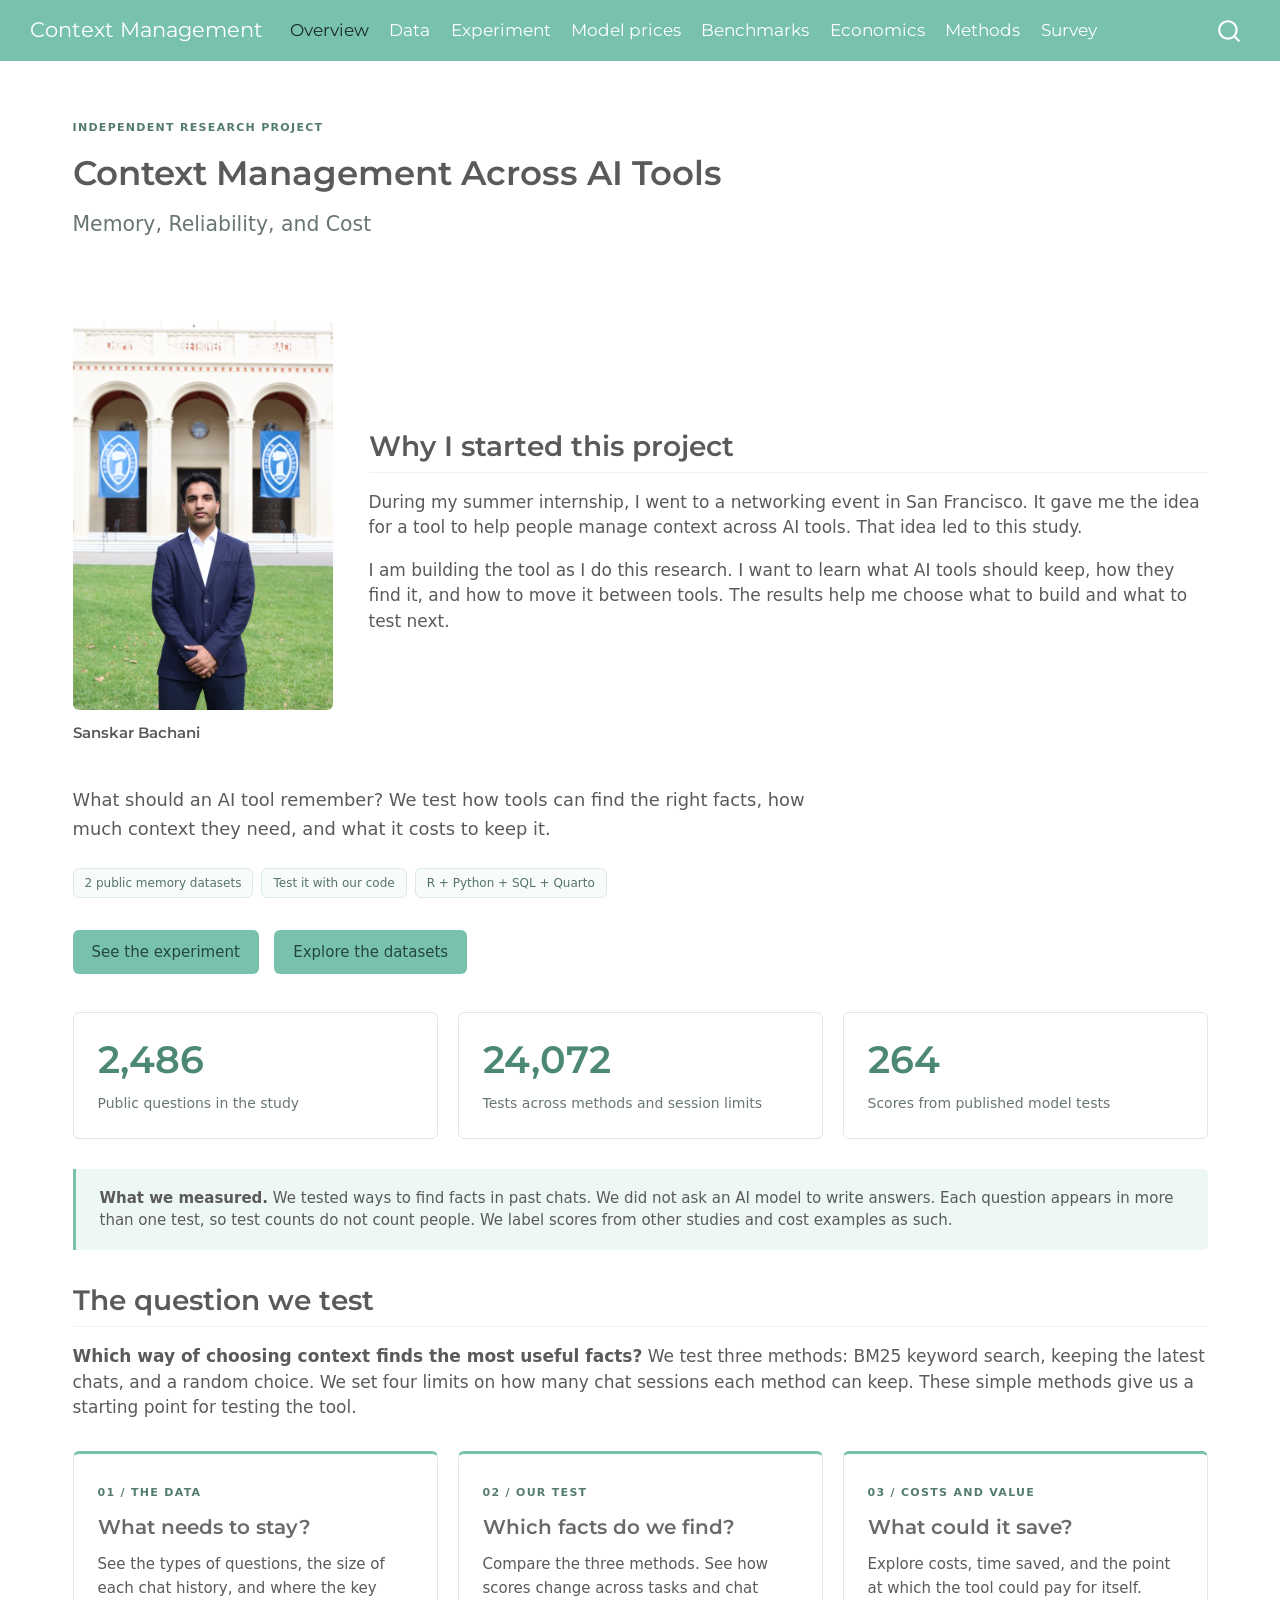
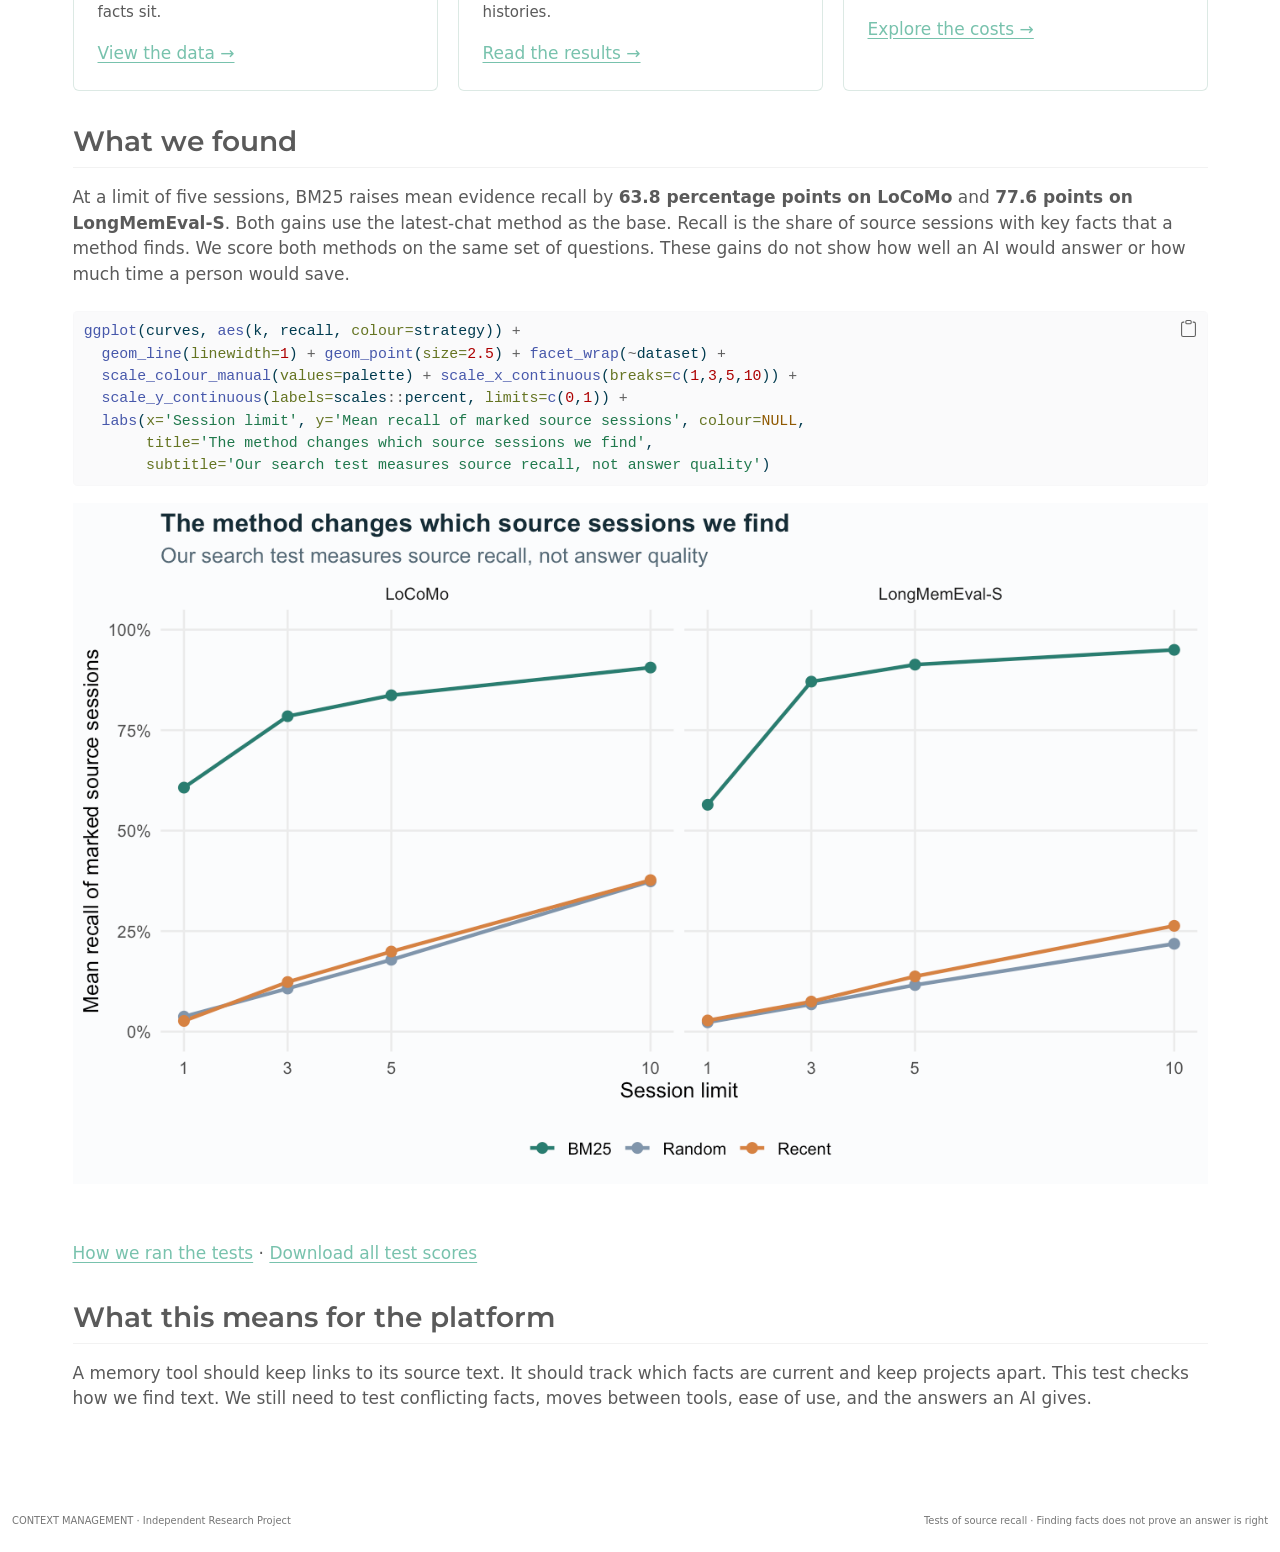
<file: docs/index.html>
<!DOCTYPE html>
<html xmlns="http://www.w3.org/1999/xhtml" lang="en" xml:lang="en"><head>

<meta charset="utf-8">
<meta name="generator" content="quarto-1.10.18">

<meta name="viewport" content="width=device-width, initial-scale=1.0, user-scalable=yes">


<title>Context Management Across AI Tools – Context Management</title>
<style>
/* Default styles provided by pandoc.
** See https://pandoc.org/MANUAL.html#variables-for-html for config info.
*/
span.smallcaps{font-variant: small-caps;}
div.columns{display: flex; gap: 1.5em;}
div.column{flex: auto;}
@media screen {
div.columns{gap: min(4vw, 1.5em);}
div.column{overflow-x: auto;}
}
div.hanging-indent{margin-left: 1.5em; text-indent: -1.5em;}
ul.task-list{list-style: none;}
ul.task-list li input[type="checkbox"] {
  width: 0.8em;
  margin: 0 0.8em 0.2em -1em; /* quarto-specific, see https://github.com/quarto-dev/quarto-cli/issues/4556 */ 
  vertical-align: middle;
}
/* CSS for syntax highlighting */
html { -webkit-text-size-adjust: 100%; }
pre > code.sourceCode { white-space: pre; position: relative; }
pre > code.sourceCode > span { display: inline-block; line-height: 1.25; }
pre > code.sourceCode > span:empty { height: 1.2em; }
.sourceCode { overflow: visible; }
code.sourceCode > span { color: inherit; text-decoration: inherit; }
div.sourceCode { margin: 1em 0; }
pre.sourceCode { margin: 0; }
@media screen {
div.sourceCode { overflow: auto; }
}
@media print {
pre > code.sourceCode { white-space: pre-wrap; }
pre > code.sourceCode > span { text-indent: -5em; padding-left: 5em; }
}
pre.numberSource code
  { counter-reset: source-line 0; }
pre.numberSource code > span
  { position: relative; left: -4em; counter-increment: source-line; }
pre.numberSource code > span > a:first-child::before
  { content: counter(source-line);
    position: relative; left: -1em; text-align: right; vertical-align: baseline;
    border: none; display: inline-block;
    -webkit-touch-callout: none; -webkit-user-select: none;
    -khtml-user-select: none; -moz-user-select: none;
    -ms-user-select: none; user-select: none;
    padding: 0 4px; width: 4em;
  }
pre.numberSource { margin-left: 3em;  padding-left: 4px; }
div.sourceCode
  {   }
@media screen {
pre > code.sourceCode > span > a:first-child::before { text-decoration: underline; }
}
</style>


<script src="site_libs/quarto-nav/quarto-nav.js"></script>
<script src="site_libs/clipboard/clipboard.min.js"></script>
<script src="site_libs/quarto-search/autocomplete.umd.js"></script>
<script src="site_libs/quarto-search/fuse.min.js"></script>
<script src="site_libs/quarto-search/quarto-search.js"></script>
<meta name="quarto:offset" content="./">
<script src="site_libs/quarto-html/quarto.js" type="module"></script>
<script src="site_libs/quarto-html/tabsets/tabsets.js" type="module"></script>
<script src="site_libs/quarto-html/popper.min.js"></script>
<script src="site_libs/quarto-html/tippy.umd.min.js"></script>
<script src="site_libs/quarto-html/anchor.min.js"></script>
<link href="site_libs/quarto-html/tippy.css" rel="stylesheet">
<link href="site_libs/quarto-html/quarto-syntax-highlighting-64a204ab8560d761af7679ceaba22944.css" rel="stylesheet" id="quarto-text-highlighting-styles">
<script src="site_libs/bootstrap/bootstrap.min.js"></script>
<link href="site_libs/bootstrap/bootstrap-icons.css" rel="stylesheet">
<link href="site_libs/bootstrap/bootstrap-f306a07c4fb173bd38603ab43a511bce.min.css" rel="stylesheet" append-hash="true" id="quarto-bootstrap" data-mode="light">
<script id="quarto-search-options" type="application/json">{
  "location": "navbar",
  "copy-button": false,
  "collapse-after": 3,
  "panel-placement": "end",
  "type": "overlay",
  "limit": 50,
  "keyboard-shortcut": [
    "f",
    "/",
    "s"
  ],
  "show-item-context": false,
  "language": {
    "search-no-results-text": "No results",
    "search-matching-documents-text": "matching documents",
    "search-copy-link-title": "Copy link to search",
    "search-hide-matches-text": "Hide additional matches",
    "search-more-match-text": "more match in this document",
    "search-more-matches-text": "more matches in this document",
    "search-clear-button-title": "Clear",
    "search-text-placeholder": "",
    "search-detached-cancel-button-title": "Cancel",
    "search-submit-button-title": "Submit",
    "search-label": "Search"
  }
}</script>


<link rel="stylesheet" href="assets/styles.css">
</head>

<body class="nav-fixed quarto-light">

<div id="quarto-search-results"></div>
  <header id="quarto-header" class="headroom fixed-top">
    <nav class="navbar navbar-expand-lg " data-bs-theme="dark">
      <div class="navbar-container container-fluid">
      <div class="navbar-brand-container mx-auto">
    <a class="navbar-brand" href="./index.html">
    <span class="navbar-title">Context Management</span>
    </a>
  </div>
            <div id="quarto-search" class="" title="Search"></div>
          <button class="navbar-toggler" type="button" data-bs-toggle="collapse" data-bs-target="#navbarCollapse" aria-controls="navbarCollapse" role="menu" aria-expanded="false" aria-label="Toggle navigation" onclick="if (window.quartoToggleHeadroom) { window.quartoToggleHeadroom(); }">
  <span class="navbar-toggler-icon"></span>
</button>
          <div class="collapse navbar-collapse" id="navbarCollapse">
            <ul class="navbar-nav navbar-nav-scroll me-auto">
  <li class="nav-item">
    <a class="nav-link active" href="./index.html" aria-current="page"> 
<span class="menu-text">Overview</span></a>
  </li>  
  <li class="nav-item">
    <a class="nav-link" href="./datasets.html"> 
<span class="menu-text">Data</span></a>
  </li>  
  <li class="nav-item">
    <a class="nav-link" href="./retrieval.html"> 
<span class="menu-text">Experiment</span></a>
  </li>  
  <li class="nav-item">
    <a class="nav-link" href="./market.html"> 
<span class="menu-text">Model prices</span></a>
  </li>  
  <li class="nav-item">
    <a class="nav-link" href="./evidence.html"> 
<span class="menu-text">Benchmarks</span></a>
  </li>  
  <li class="nav-item">
    <a class="nav-link" href="./economics.html"> 
<span class="menu-text">Economics</span></a>
  </li>  
  <li class="nav-item">
    <a class="nav-link" href="./methods.html"> 
<span class="menu-text">Methods</span></a>
  </li>  
  <li class="nav-item">
    <a class="nav-link" href="./pulse.html"> 
<span class="menu-text">Survey</span></a>
  </li>  
</ul>
          </div> <!-- /navcollapse -->
            <div class="quarto-navbar-tools">
</div>
      </div> <!-- /container-fluid -->
    </nav>
</header>
<!-- content -->
<div id="quarto-content" class="quarto-container page-columns page-rows-contents page-layout-full page-navbar">
<!-- sidebar -->
<!-- margin-sidebar -->
    
<!-- main -->
<main class="content column-page" id="quarto-document-content">

<header id="title-block-header" class="quarto-title-block default">
<div class="quarto-title">
<h1 class="title">Context Management Across AI Tools: Memory, Reliability, and Cost</h1>
</div>



<div class="quarto-title-meta column-page">

    
  
    
  </div>
  


</header>


<div class="hero">
<div class="eyebrow">
Independent Research Project
</div>
<section id="context-management-across-ai-tools" class="level1 unlisted">
<h1 class="unlisted">Context Management Across AI Tools</h1>
<p class="hero-subtitle">
Memory, Reliability, and Cost
</p>
</section>
</div>
<section class="author-story" aria-labelledby="why-i-started-this-project">
  <figure class="author-portrait figure">
    <img src="assets/sanskar.jpg" alt="Sanskar Bachani" loading="eager" fetchpriority="high" decoding="async" class="figure-img">
    <figcaption>Sanskar Bachani</figcaption>
  </figure>
  <div class="author-story-copy">
    <h2 id="why-i-started-this-project" class="anchored">Why I started this project</h2>
    <p>During my summer internship, I went to a networking event in San Francisco. It gave me the idea for a tool to help people manage context across AI tools. That idea led to this study.</p>
    <p>I am building the tool as I do this research. I want to learn what AI tools should keep, how they find it, and how to move it between tools. The results help me choose what to build and what to test next.</p>
  </div>
</section>
<p class="dek">
What should an AI tool remember? We test how tools can find the right facts, how much context they need, and what it costs to keep it.
</p>
<div class="chips">
<span class="chip">2 public memory datasets</span><span class="chip">Test it with our code</span><span class="chip">R + Python + SQL + Quarto</span>
</div>
<p><a href="./retrieval.html" class="btn-research">See the experiment</a> <a href="./datasets.html" class="btn-research">Explore the datasets</a></p>
<div class="stat-grid">
<div class="stat">
<strong>2,486</strong><span>Public questions in the study</span>
</div>
<div class="stat">
<strong>24,072</strong><span>Tests across methods and session limits</span>
</div>
<div class="stat">
<strong>264</strong><span>Scores from published model tests</span>
</div>
</div>
<div class="banner">
<strong>What we measured.</strong> We tested ways to find facts in past chats. We did not ask an AI model to write answers. Each question appears in more than one test, so test counts do not count people. We label scores from other studies and cost examples as such.
</div>
<section id="the-question-we-test" class="level2">
<h2 class="anchored" data-anchor-id="the-question-we-test">The question we test</h2>
<p><strong>Which way of choosing context finds the most useful facts?</strong> We test three methods: BM25 keyword search, keeping the latest chats, and a random choice. We set four limits on how many chat sessions each method can keep. These simple methods give us a starting point for testing the tool.</p>
<div class="card-grid">
<div class="research-card">
<span class="tag">01 / The data</span>
<h3 class="anchored">
What needs to stay?
</h3>
<p>
See the types of questions, the size of each chat history, and where the key facts sit.
</p>
<a href="datasets.html">View the data →</a>
</div>
<div class="research-card">
<span class="tag">02 / Our test</span>
<h3 class="anchored">
Which facts do we find?
</h3>
<p>
Compare the three methods. See how scores change across tasks and chat histories.
</p>
<a href="retrieval.html">Read the results →</a>
</div>
<div class="research-card">
<span class="tag">03 / Costs and value</span>
<h3 class="anchored">
What could it save?
</h3>
<p>
Explore costs, time saved, and the point at which the tool could pay for itself.
</p>
<a href="economics.html">Explore the costs →</a>
</div>
</div>
</section>
<section id="what-we-found" class="level2">
<h2 class="anchored" data-anchor-id="what-we-found">What we found</h2>
<p>At a limit of five sessions, BM25 raises mean evidence recall by <strong>63.8 percentage points on LoCoMo</strong> and <strong>77.6 points on LongMemEval-S</strong>. Both gains use the latest-chat method as the base. Recall is the share of source sessions with key facts that a method finds. We score both methods on the same set of questions. These gains do not show how well an AI would answer or how much time a person would save.</p>
<div class="cell">
<div class="code-copy-outer-scaffold"><div class="sourceCode cell-code" id="cb1"><pre class="sourceCode r code-with-copy"><code class="sourceCode r"><span id="cb1-1"><a href="#cb1-1" aria-hidden="true" tabindex="-1"></a><span class="fu">ggplot</span>(curves, <span class="fu">aes</span>(k, recall, <span class="at">colour=</span>strategy)) <span class="sc">+</span></span>
<span id="cb1-2"><a href="#cb1-2" aria-hidden="true" tabindex="-1"></a>  <span class="fu">geom_line</span>(<span class="at">linewidth=</span><span class="dv">1</span>) <span class="sc">+</span> <span class="fu">geom_point</span>(<span class="at">size=</span><span class="fl">2.5</span>) <span class="sc">+</span> <span class="fu">facet_wrap</span>(<span class="sc">~</span>dataset) <span class="sc">+</span></span>
<span id="cb1-3"><a href="#cb1-3" aria-hidden="true" tabindex="-1"></a>  <span class="fu">scale_colour_manual</span>(<span class="at">values=</span>palette) <span class="sc">+</span> <span class="fu">scale_x_continuous</span>(<span class="at">breaks=</span><span class="fu">c</span>(<span class="dv">1</span>,<span class="dv">3</span>,<span class="dv">5</span>,<span class="dv">10</span>)) <span class="sc">+</span></span>
<span id="cb1-4"><a href="#cb1-4" aria-hidden="true" tabindex="-1"></a>  <span class="fu">scale_y_continuous</span>(<span class="at">labels=</span>scales<span class="sc">::</span>percent, <span class="at">limits=</span><span class="fu">c</span>(<span class="dv">0</span>,<span class="dv">1</span>)) <span class="sc">+</span></span>
<span id="cb1-5"><a href="#cb1-5" aria-hidden="true" tabindex="-1"></a>  <span class="fu">labs</span>(<span class="at">x=</span><span class="st">'Session limit'</span>, <span class="at">y=</span><span class="st">'Mean recall of marked source sessions'</span>, <span class="at">colour=</span><span class="cn">NULL</span>,</span>
<span id="cb1-6"><a href="#cb1-6" aria-hidden="true" tabindex="-1"></a>       <span class="at">title=</span><span class="st">'The method changes which source sessions we find'</span>,</span>
<span id="cb1-7"><a href="#cb1-7" aria-hidden="true" tabindex="-1"></a>       <span class="at">subtitle=</span><span class="st">'Our search test measures source recall, not answer quality'</span>)</span></code></pre></div><button title="Copy to Clipboard" class="code-copy-button"><i class="bi"></i></button></div>
<div class="cell-output-display">
<div>
<figure class="figure">
<p><img src="index_files/figure-html/recall-curves-1.png" class="img-fluid figure-img" alt="Share of marked source sessions found at each session limit, for all three methods and both datasets."></p>
</figure>
</div>
</div>
</div>
<p><a href="./methods.html">How we ran the tests</a> · <a href="data/processed/retrieval_runs.json">Download all test scores</a></p>
</section>
<section id="what-this-means-for-the-platform" class="level2">
<h2 class="anchored" data-anchor-id="what-this-means-for-the-platform">What this means for the platform</h2>
<p>A memory tool should keep links to its source text. It should track which facts are current and keep projects apart. This test checks how we find text. We still need to test conflicting facts, moves between tools, ease of use, and the answers an AI gives.</p>


</section>

</main> <!-- /main -->
<script src="assets/explorer.js"></script>
<script src="assets/research.js"></script>
<script id="quarto-html-after-body" type="application/javascript">
  window.document.addEventListener("DOMContentLoaded", function (event) {
    const icon = "";
    const anchorJS = new window.AnchorJS();
    anchorJS.options = {
      placement: 'right',
      icon: icon
    };
    anchorJS.add('.anchored');
    const isCodeAnnotation = (el) => {
      for (const clz of el.classList) {
        if (clz.startsWith('code-annotation-')) {                     
          return true;
        }
      }
      return false;
    }
    const onCopySuccess = function(e) {
      // button target
      const button = e.trigger;
      // don't keep focus
      button.blur();
      // flash "checked"
      button.classList.add('code-copy-button-checked');
      var currentTitle = button.getAttribute("title");
      button.setAttribute("title", "Copied!");
      let tooltip;
      if (window.bootstrap) {
        button.setAttribute("data-bs-toggle", "tooltip");
        button.setAttribute("data-bs-placement", "left");
        button.setAttribute("data-bs-title", "Copied!");
        tooltip = new bootstrap.Tooltip(button, 
          { trigger: "manual", 
            customClass: "code-copy-button-tooltip",
            offset: [0, -8]});
        tooltip.show();    
      }
      setTimeout(function() {
        if (tooltip) {
          tooltip.hide();
          button.removeAttribute("data-bs-title");
          button.removeAttribute("data-bs-toggle");
          button.removeAttribute("data-bs-placement");
        }
        button.setAttribute("title", currentTitle);
        button.classList.remove('code-copy-button-checked');
      }, 1000);
      // clear code selection
      e.clearSelection();
    }
    const getTextToCopy = function(trigger) {
      const outerScaffold = trigger.parentElement.cloneNode(true);
      const codeEl = outerScaffold.querySelector('code');
      for (const childEl of codeEl.children) {
        if (isCodeAnnotation(childEl)) {
          childEl.remove();
        }
      }
      return codeEl.innerText;
    }
    const clipboard = new window.ClipboardJS('.code-copy-button:not([data-in-quarto-modal])', {
      text: getTextToCopy
    });
    clipboard.on('success', onCopySuccess);
    if (window.document.getElementById('quarto-embedded-source-code-modal')) {
      const clipboardModal = new window.ClipboardJS('.code-copy-button[data-in-quarto-modal]', {
        text: getTextToCopy,
        container: window.document.getElementById('quarto-embedded-source-code-modal')
      });
      clipboardModal.on('success', onCopySuccess);
    }
      var localhostRegex = new RegExp(/^(?:http|https):\/\/localhost\:?[0-9]*\//);
      var mailtoRegex = new RegExp(/^mailto:/);
        var filterRegex = new RegExp("https:\/\/sbachani28\.github\.io\/ai-context-management\/");
      var isInternal = (href) => {
          return filterRegex.test(href) || localhostRegex.test(href) || mailtoRegex.test(href);
      }
      // Inspect non-navigation links and adorn them if external
     var links = window.document.querySelectorAll('a[href]:not(.nav-link):not(.navbar-brand):not(.toc-action):not(.sidebar-link):not(.sidebar-item-toggle):not(.pagination-link):not(.no-external):not([aria-hidden]):not(.dropdown-item):not(.quarto-navigation-tool):not(.about-link)');
      for (var i=0; i<links.length; i++) {
        const link = links[i];
        if (!isInternal(link.href)) {
          // undo the damage that might have been done by quarto-nav.js in the case of
          // links that we want to consider external
          if (link.dataset.originalHref !== undefined) {
            link.href = link.dataset.originalHref;
          }
        }
      }
    function tippyHover(el, contentFn, onTriggerFn, onUntriggerFn) {
      const config = {
        allowHTML: true,
        maxWidth: 500,
        delay: 100,
        arrow: false,
        appendTo: function(el) {
            return el.parentElement;
        },
        interactive: true,
        interactiveBorder: 10,
        theme: 'quarto',
        placement: 'bottom-start',
      };
      if (contentFn) {
        config.content = contentFn;
      }
      if (onTriggerFn) {
        config.onTrigger = onTriggerFn;
      }
      if (onUntriggerFn) {
        config.onUntrigger = onUntriggerFn;
      }
      window.tippy(el, config); 
    }
    const noterefs = window.document.querySelectorAll('a[role="doc-noteref"]');
    for (var i=0; i<noterefs.length; i++) {
      const ref = noterefs[i];
      tippyHover(ref, function() {
        // use id or data attribute instead here
        let href = ref.getAttribute('data-footnote-href') || ref.getAttribute('href');
        try { href = new URL(href).hash; } catch {}
        const id = href.replace(/^#\/?/, "");
        const note = window.document.getElementById(id);
        if (note) {
          return note.innerHTML;
        } else {
          return "";
        }
      });
    }
    const xrefs = window.document.querySelectorAll('a.quarto-xref');
    const processXRef = (id, note) => {
      // Strip column container classes
      const stripColumnClz = (el) => {
        el.classList.remove("page-full", "page-columns");
        if (el.children) {
          for (const child of el.children) {
            stripColumnClz(child);
          }
        }
      }
      stripColumnClz(note)
      if (id === null || id.startsWith('sec-')) {
        // Special case sections, only their first couple elements
        const container = document.createElement("div");
        if (note.children && note.children.length > 2) {
          container.appendChild(note.children[0].cloneNode(true));
          for (let i = 1; i < note.children.length; i++) {
            const child = note.children[i];
            if (child.tagName === "P" && child.innerText === "") {
              continue;
            } else {
              container.appendChild(child.cloneNode(true));
              break;
            }
          }
          if (window.Quarto?.typesetMath) {
            window.Quarto.typesetMath(container);
          }
          return container.innerHTML
        } else {
          if (window.Quarto?.typesetMath) {
            window.Quarto.typesetMath(note);
          }
          return note.innerHTML;
        }
      } else {
        // Remove any anchor links if they are present
        const anchorLink = note.querySelector('a.anchorjs-link');
        if (anchorLink) {
          anchorLink.remove();
        }
        if (window.Quarto?.typesetMath) {
          window.Quarto.typesetMath(note);
        }
        if (note.classList.contains("callout")) {
          return note.outerHTML;
        } else {
          return note.innerHTML;
        }
      }
    }
    for (var i=0; i<xrefs.length; i++) {
      const xref = xrefs[i];
      tippyHover(xref, undefined, function(instance) {
        instance.disable();
        let url = xref.getAttribute('href');
        let hash = undefined; 
        if (url.startsWith('#')) {
          hash = url;
        } else {
          try { hash = new URL(url).hash; } catch {}
        }
        if (hash) {
          const id = hash.replace(/^#\/?/, "");
          const note = window.document.getElementById(id);
          if (note !== null) {
            try {
              const html = processXRef(id, note.cloneNode(true));
              instance.setContent(html);
            } finally {
              instance.enable();
              instance.show();
            }
          } else {
            // See if we can fetch this
            fetch(url.split('#')[0])
            .then(res => res.text())
            .then(html => {
              const parser = new DOMParser();
              const htmlDoc = parser.parseFromString(html, "text/html");
              const note = htmlDoc.getElementById(id);
              if (note !== null) {
                const html = processXRef(id, note);
                instance.setContent(html);
              } 
            }).finally(() => {
              instance.enable();
              instance.show();
            });
          }
        } else {
          // See if we can fetch a full url (with no hash to target)
          // This is a special case and we should probably do some content thinning / targeting
          fetch(url)
          .then(res => res.text())
          .then(html => {
            const parser = new DOMParser();
            const htmlDoc = parser.parseFromString(html, "text/html");
            const note = htmlDoc.querySelector('main.content');
            if (note !== null) {
              // This should only happen for chapter cross references
              // (since there is no id in the URL)
              // remove the first header
              if (note.children.length > 0 && note.children[0].tagName === "HEADER") {
                note.children[0].remove();
              }
              const html = processXRef(null, note);
              instance.setContent(html);
            } 
          }).finally(() => {
            instance.enable();
            instance.show();
          });
        }
      }, function(instance) {
      });
    }
        let selectedAnnoteEl;
        const selectorForAnnotation = ( cell, annotation) => {
          let cellAttr = 'data-code-cell="' + cell + '"';
          let lineAttr = 'data-code-annotation="' +  annotation + '"';
          const selector = 'span[' + cellAttr + '][' + lineAttr + ']';
          return selector;
        }
        const selectCodeLines = (annoteEl) => {
          const doc = window.document;
          const targetCell = annoteEl.getAttribute("data-target-cell");
          const targetAnnotation = annoteEl.getAttribute("data-target-annotation");
          const annoteSpan = window.document.querySelector(selectorForAnnotation(targetCell, targetAnnotation));
          const lines = annoteSpan.getAttribute("data-code-lines").split(",");
          const lineIds = lines.map((line) => {
            return targetCell + "-" + line;
          })
          let top = null;
          let height = null;
          let parent = null;
          if (lineIds.length > 0) {
              //compute the position of the single el (top and bottom and make a div)
              const el = window.document.getElementById(lineIds[0]);
              top = el.offsetTop;
              height = el.offsetHeight;
              parent = el.parentElement.parentElement;
            if (lineIds.length > 1) {
              const lastEl = window.document.getElementById(lineIds[lineIds.length - 1]);
              const bottom = lastEl.offsetTop + lastEl.offsetHeight;
              height = bottom - top;
            }
            if (top !== null && height !== null && parent !== null) {
              // cook up a div (if necessary) and position it 
              let div = window.document.getElementById("code-annotation-line-highlight");
              if (div === null) {
                div = window.document.createElement("div");
                div.setAttribute("id", "code-annotation-line-highlight");
                div.style.position = 'absolute';
                parent.appendChild(div);
              }
              div.style.top = top - 2 + "px";
              div.style.height = height + 4 + "px";
              div.style.left = 0;
              let gutterDiv = window.document.getElementById("code-annotation-line-highlight-gutter");
              if (gutterDiv === null) {
                gutterDiv = window.document.createElement("div");
                gutterDiv.setAttribute("id", "code-annotation-line-highlight-gutter");
                gutterDiv.style.position = 'absolute';
                const codeCell = window.document.getElementById(targetCell);
                const gutter = codeCell.querySelector('.code-annotation-gutter');
                gutter.appendChild(gutterDiv);
              }
              gutterDiv.style.top = top - 2 + "px";
              gutterDiv.style.height = height + 4 + "px";
            }
            selectedAnnoteEl = annoteEl;
          }
        };
        const unselectCodeLines = () => {
          const elementsIds = ["code-annotation-line-highlight", "code-annotation-line-highlight-gutter"];
          elementsIds.forEach((elId) => {
            const div = window.document.getElementById(elId);
            if (div) {
              div.remove();
            }
          });
          selectedAnnoteEl = undefined;
        };
          // Handle positioning of the toggle
      window.addEventListener(
        "resize",
        throttle(() => {
          elRect = undefined;
          if (selectedAnnoteEl) {
            selectCodeLines(selectedAnnoteEl);
          }
        }, 10)
      );
      function throttle(fn, ms) {
      let throttle = false;
      let timer;
        return (...args) => {
          if(!throttle) { // first call gets through
              fn.apply(this, args);
              throttle = true;
          } else { // all the others get throttled
              if(timer) clearTimeout(timer); // cancel #2
              timer = setTimeout(() => {
                fn.apply(this, args);
                timer = throttle = false;
              }, ms);
          }
        };
      }
        // Attach click handler to the DT
        const annoteDls = window.document.querySelectorAll('dt[data-target-cell]');
        for (const annoteDlNode of annoteDls) {
          annoteDlNode.addEventListener('click', (event) => {
            const clickedEl = event.target;
            if (clickedEl !== selectedAnnoteEl) {
              unselectCodeLines();
              const activeEl = window.document.querySelector('dt[data-target-cell].code-annotation-active');
              if (activeEl) {
                activeEl.classList.remove('code-annotation-active');
              }
              selectCodeLines(clickedEl);
              clickedEl.classList.add('code-annotation-active');
            } else {
              // Unselect the line
              unselectCodeLines();
              clickedEl.classList.remove('code-annotation-active');
            }
          });
        }
    const findCites = (el) => {
      const parentEl = el.parentElement;
      if (parentEl) {
        const cites = parentEl.dataset.cites;
        if (cites) {
          return {
            el,
            cites: cites.split(' ')
          };
        } else {
          return findCites(el.parentElement)
        }
      } else {
        return undefined;
      }
    };
    var bibliorefs = window.document.querySelectorAll('a[role="doc-biblioref"]');
    for (var i=0; i<bibliorefs.length; i++) {
      const ref = bibliorefs[i];
      const citeInfo = findCites(ref);
      if (citeInfo) {
        tippyHover(citeInfo.el, function() {
          var popup = window.document.createElement('div');
          citeInfo.cites.forEach(function(cite) {
            var citeDiv = window.document.createElement('div');
            citeDiv.classList.add('hanging-indent');
            citeDiv.classList.add('csl-entry');
            var biblioDiv = window.document.getElementById('ref-' + cite);
            if (biblioDiv) {
              citeDiv.innerHTML = biblioDiv.innerHTML;
            }
            popup.appendChild(citeDiv);
          });
          return popup.innerHTML;
        });
      }
    }
  });
  </script>
</div> <!-- /content -->
<footer class="footer">
  <div class="nav-footer">
    <div class="nav-footer-left">
<p>CONTEXT MANAGEMENT · Independent Research Project</p>
</div>   
    <div class="nav-footer-center">
      &nbsp;
    </div>
    <div class="nav-footer-right">
<p>Tests of source recall · Finding facts does not prove an answer is right</p>
</div>
  </div>
</footer>




</body></html>
</file>
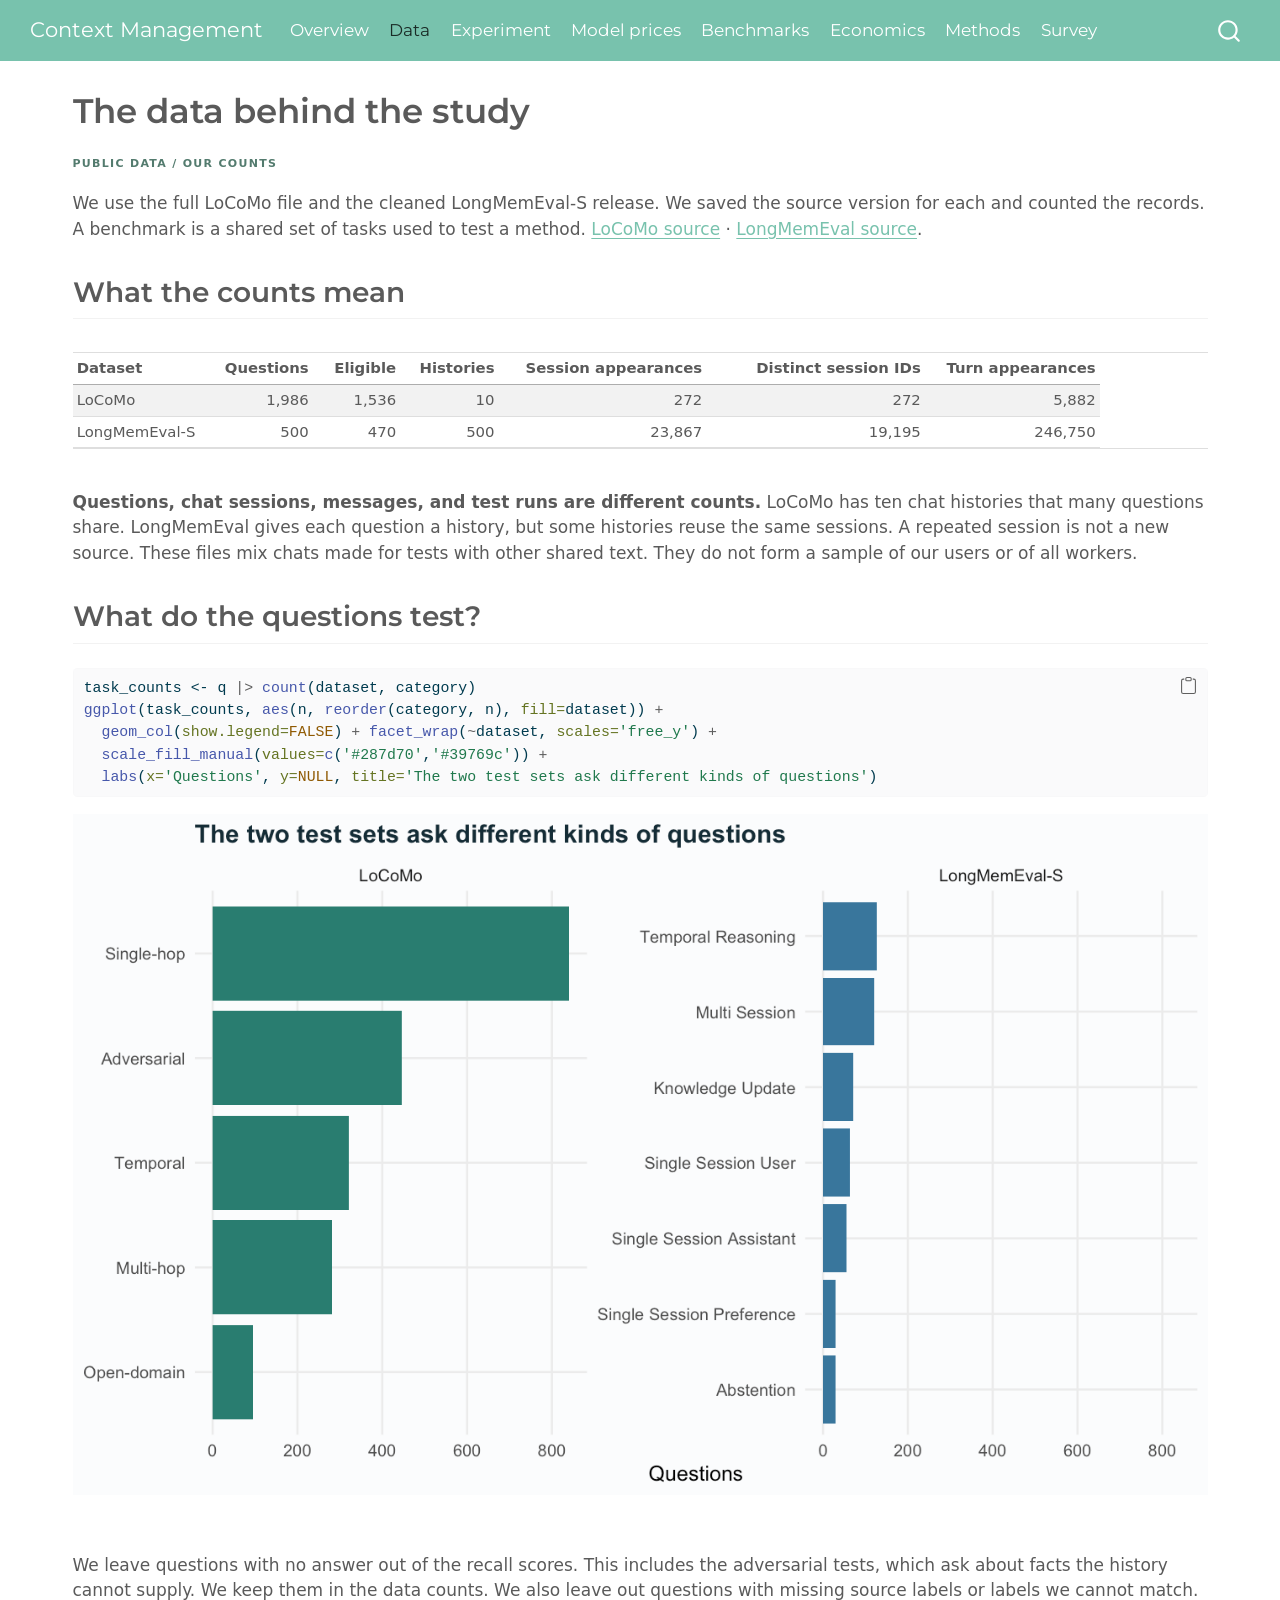
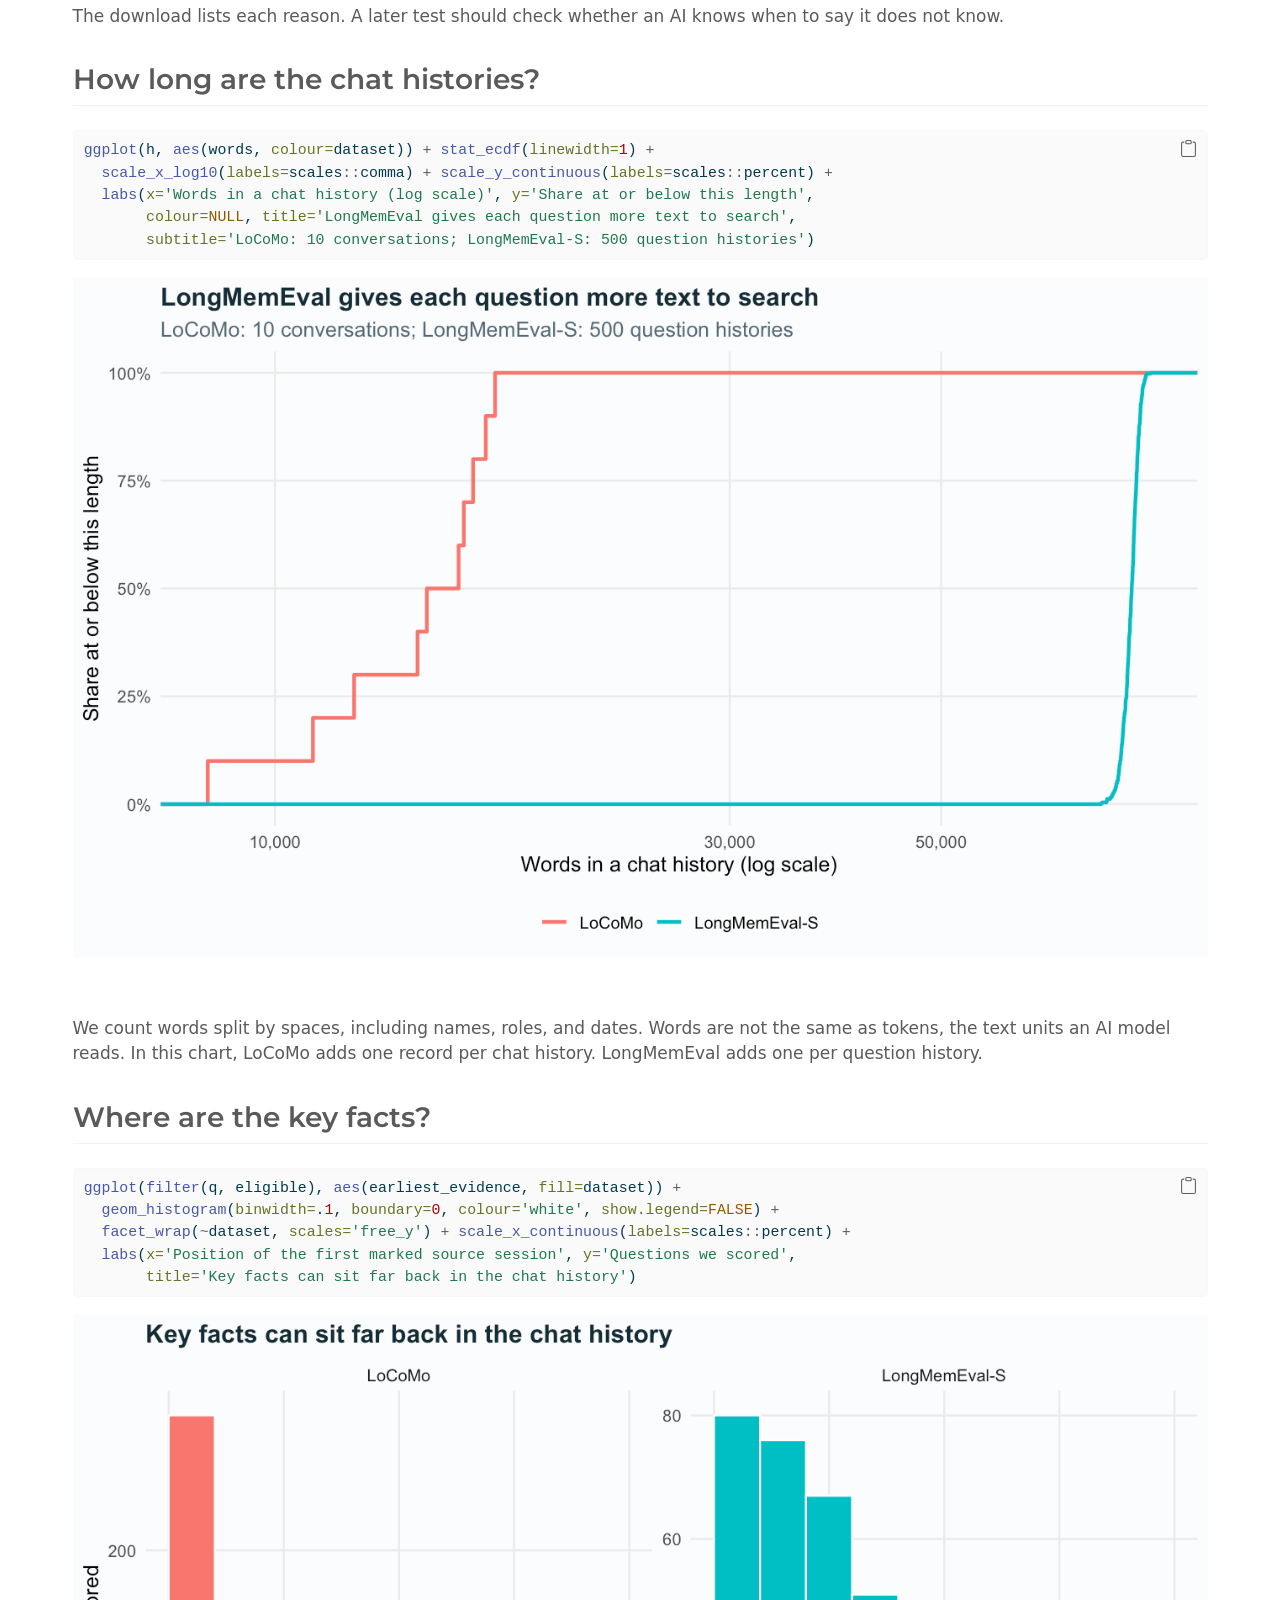
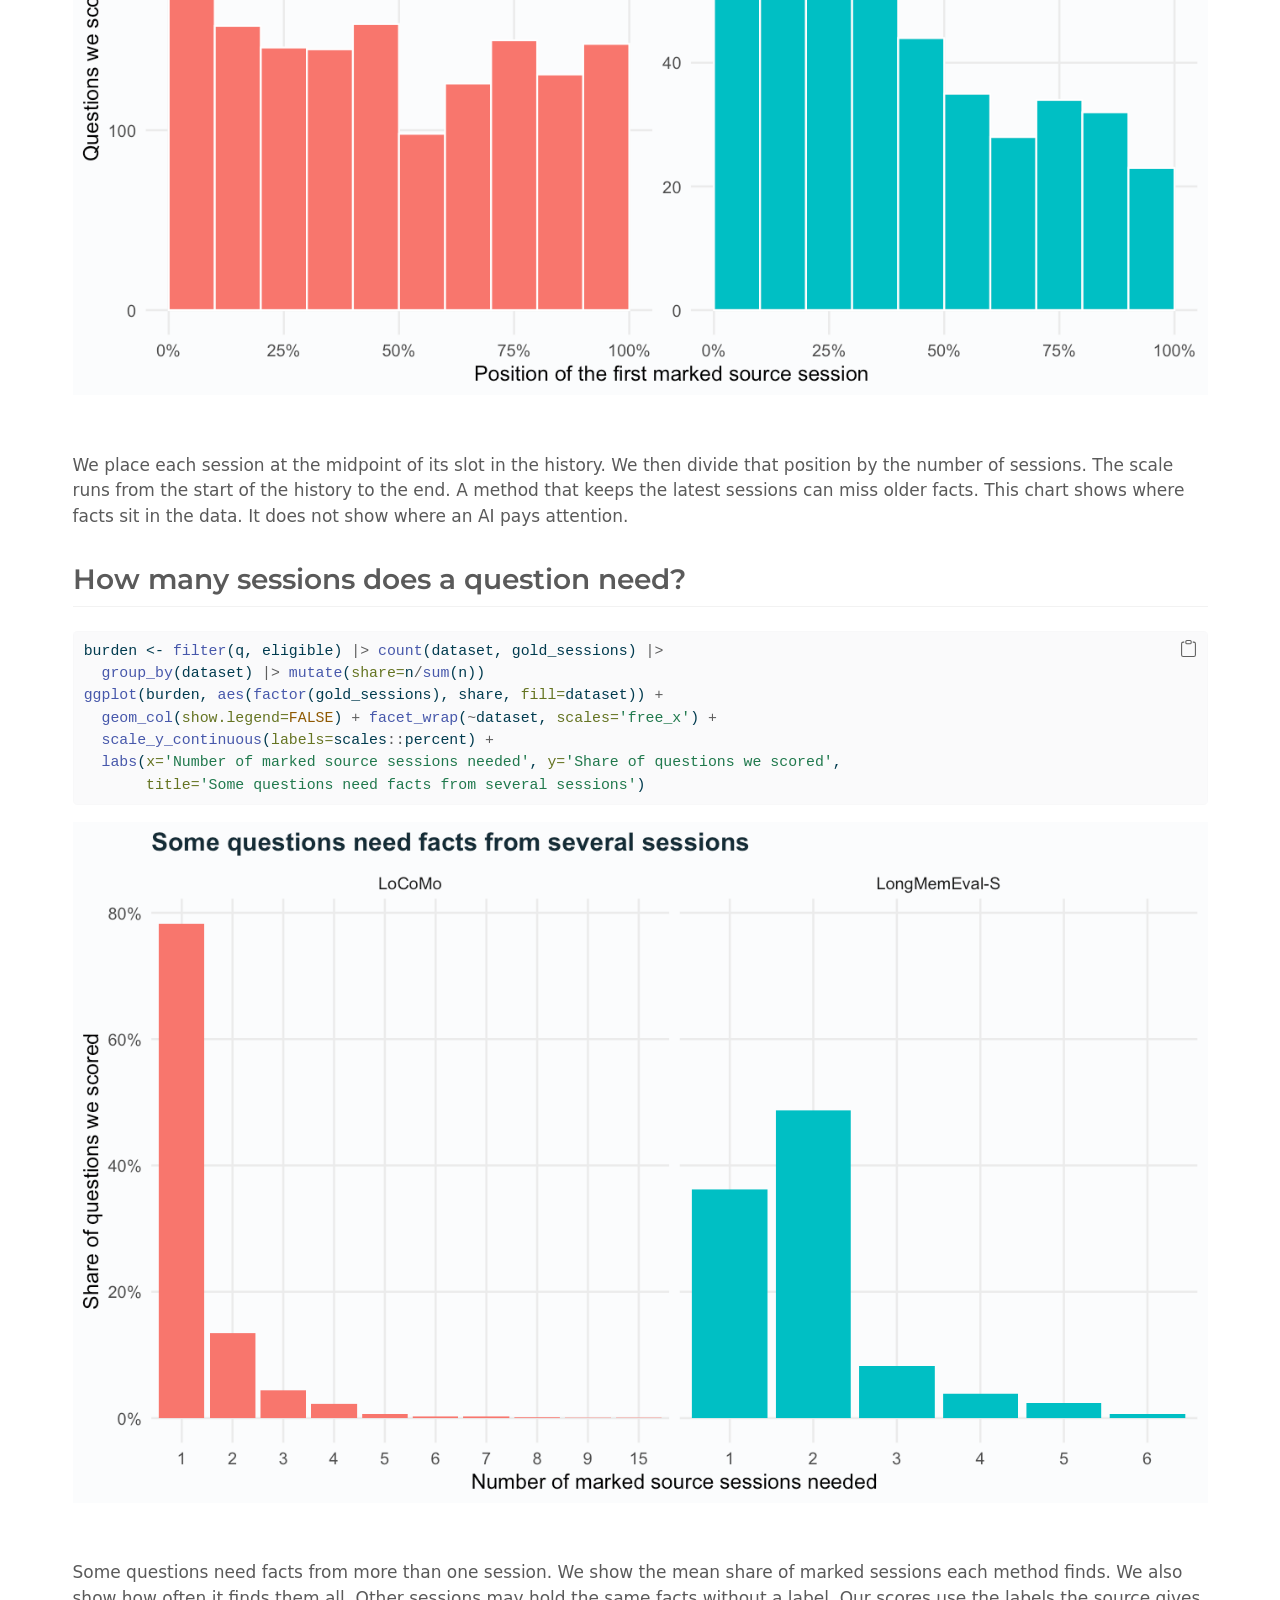
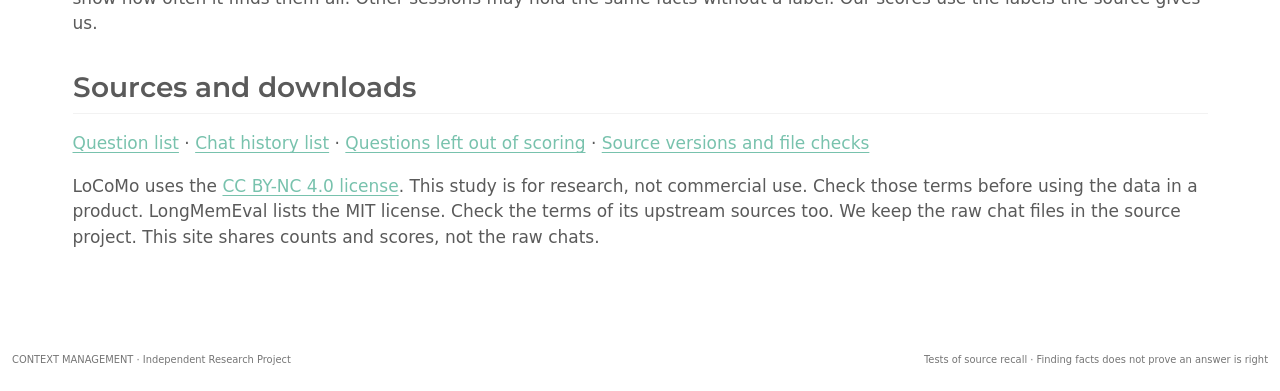
<file: docs/datasets.html>
<!DOCTYPE html>
<html xmlns="http://www.w3.org/1999/xhtml" lang="en" xml:lang="en"><head>

<meta charset="utf-8">
<meta name="generator" content="quarto-1.10.18">

<meta name="viewport" content="width=device-width, initial-scale=1.0, user-scalable=yes">


<title>The data behind the study – Context Management</title>
<style>
/* Default styles provided by pandoc.
** See https://pandoc.org/MANUAL.html#variables-for-html for config info.
*/
span.smallcaps{font-variant: small-caps;}
div.columns{display: flex; gap: 1.5em;}
div.column{flex: auto;}
@media screen {
div.columns{gap: min(4vw, 1.5em);}
div.column{overflow-x: auto;}
}
div.hanging-indent{margin-left: 1.5em; text-indent: -1.5em;}
ul.task-list{list-style: none;}
ul.task-list li input[type="checkbox"] {
  width: 0.8em;
  margin: 0 0.8em 0.2em -1em; /* quarto-specific, see https://github.com/quarto-dev/quarto-cli/issues/4556 */ 
  vertical-align: middle;
}
/* CSS for syntax highlighting */
html { -webkit-text-size-adjust: 100%; }
pre > code.sourceCode { white-space: pre; position: relative; }
pre > code.sourceCode > span { display: inline-block; line-height: 1.25; }
pre > code.sourceCode > span:empty { height: 1.2em; }
.sourceCode { overflow: visible; }
code.sourceCode > span { color: inherit; text-decoration: inherit; }
div.sourceCode { margin: 1em 0; }
pre.sourceCode { margin: 0; }
@media screen {
div.sourceCode { overflow: auto; }
}
@media print {
pre > code.sourceCode { white-space: pre-wrap; }
pre > code.sourceCode > span { text-indent: -5em; padding-left: 5em; }
}
pre.numberSource code
  { counter-reset: source-line 0; }
pre.numberSource code > span
  { position: relative; left: -4em; counter-increment: source-line; }
pre.numberSource code > span > a:first-child::before
  { content: counter(source-line);
    position: relative; left: -1em; text-align: right; vertical-align: baseline;
    border: none; display: inline-block;
    -webkit-touch-callout: none; -webkit-user-select: none;
    -khtml-user-select: none; -moz-user-select: none;
    -ms-user-select: none; user-select: none;
    padding: 0 4px; width: 4em;
  }
pre.numberSource { margin-left: 3em;  padding-left: 4px; }
div.sourceCode
  {   }
@media screen {
pre > code.sourceCode > span > a:first-child::before { text-decoration: underline; }
}
</style>


<script src="site_libs/quarto-nav/quarto-nav.js"></script>
<script src="site_libs/clipboard/clipboard.min.js"></script>
<script src="site_libs/quarto-search/autocomplete.umd.js"></script>
<script src="site_libs/quarto-search/fuse.min.js"></script>
<script src="site_libs/quarto-search/quarto-search.js"></script>
<meta name="quarto:offset" content="./">
<script src="site_libs/quarto-html/quarto.js" type="module"></script>
<script src="site_libs/quarto-html/tabsets/tabsets.js" type="module"></script>
<script src="site_libs/quarto-html/popper.min.js"></script>
<script src="site_libs/quarto-html/tippy.umd.min.js"></script>
<script src="site_libs/quarto-html/anchor.min.js"></script>
<link href="site_libs/quarto-html/tippy.css" rel="stylesheet">
<link href="site_libs/quarto-html/quarto-syntax-highlighting-64a204ab8560d761af7679ceaba22944.css" rel="stylesheet" id="quarto-text-highlighting-styles">
<script src="site_libs/bootstrap/bootstrap.min.js"></script>
<link href="site_libs/bootstrap/bootstrap-icons.css" rel="stylesheet">
<link href="site_libs/bootstrap/bootstrap-f306a07c4fb173bd38603ab43a511bce.min.css" rel="stylesheet" append-hash="true" id="quarto-bootstrap" data-mode="light">
<script id="quarto-search-options" type="application/json">{
  "location": "navbar",
  "copy-button": false,
  "collapse-after": 3,
  "panel-placement": "end",
  "type": "overlay",
  "limit": 50,
  "keyboard-shortcut": [
    "f",
    "/",
    "s"
  ],
  "show-item-context": false,
  "language": {
    "search-no-results-text": "No results",
    "search-matching-documents-text": "matching documents",
    "search-copy-link-title": "Copy link to search",
    "search-hide-matches-text": "Hide additional matches",
    "search-more-match-text": "more match in this document",
    "search-more-matches-text": "more matches in this document",
    "search-clear-button-title": "Clear",
    "search-text-placeholder": "",
    "search-detached-cancel-button-title": "Cancel",
    "search-submit-button-title": "Submit",
    "search-label": "Search"
  }
}</script>


<link rel="stylesheet" href="assets/styles.css">
</head>

<body class="nav-fixed quarto-light">

<div id="quarto-search-results"></div>
  <header id="quarto-header" class="headroom fixed-top">
    <nav class="navbar navbar-expand-lg " data-bs-theme="dark">
      <div class="navbar-container container-fluid">
      <div class="navbar-brand-container mx-auto">
    <a class="navbar-brand" href="./index.html">
    <span class="navbar-title">Context Management</span>
    </a>
  </div>
            <div id="quarto-search" class="" title="Search"></div>
          <button class="navbar-toggler" type="button" data-bs-toggle="collapse" data-bs-target="#navbarCollapse" aria-controls="navbarCollapse" role="menu" aria-expanded="false" aria-label="Toggle navigation" onclick="if (window.quartoToggleHeadroom) { window.quartoToggleHeadroom(); }">
  <span class="navbar-toggler-icon"></span>
</button>
          <div class="collapse navbar-collapse" id="navbarCollapse">
            <ul class="navbar-nav navbar-nav-scroll me-auto">
  <li class="nav-item">
    <a class="nav-link" href="./index.html"> 
<span class="menu-text">Overview</span></a>
  </li>  
  <li class="nav-item">
    <a class="nav-link active" href="./datasets.html" aria-current="page"> 
<span class="menu-text">Data</span></a>
  </li>  
  <li class="nav-item">
    <a class="nav-link" href="./retrieval.html"> 
<span class="menu-text">Experiment</span></a>
  </li>  
  <li class="nav-item">
    <a class="nav-link" href="./market.html"> 
<span class="menu-text">Model prices</span></a>
  </li>  
  <li class="nav-item">
    <a class="nav-link" href="./evidence.html"> 
<span class="menu-text">Benchmarks</span></a>
  </li>  
  <li class="nav-item">
    <a class="nav-link" href="./economics.html"> 
<span class="menu-text">Economics</span></a>
  </li>  
  <li class="nav-item">
    <a class="nav-link" href="./methods.html"> 
<span class="menu-text">Methods</span></a>
  </li>  
  <li class="nav-item">
    <a class="nav-link" href="./pulse.html"> 
<span class="menu-text">Survey</span></a>
  </li>  
</ul>
          </div> <!-- /navcollapse -->
            <div class="quarto-navbar-tools">
</div>
      </div> <!-- /container-fluid -->
    </nav>
</header>
<!-- content -->
<div id="quarto-content" class="quarto-container page-columns page-rows-contents page-layout-full page-navbar">
<!-- sidebar -->
<!-- margin-sidebar -->
    
<!-- main -->
<main class="content column-page" id="quarto-document-content">

<header id="title-block-header" class="quarto-title-block default">
<div class="quarto-title">
<h1 class="title">The data behind the study</h1>
</div>



<div class="quarto-title-meta column-page">

    
  
    
  </div>
  


</header>


<p><span class="tag">Public data / Our counts</span></p>
<p>We use the full LoCoMo file and the cleaned LongMemEval-S release. We saved the source version for each and counted the records. A benchmark is a shared set of tasks used to test a method. <a href="https://github.com/snap-research/locomo">LoCoMo source</a> · <a href="https://huggingface.co/datasets/xiaowu0162/longmemeval-cleaned">LongMemEval source</a>.</p>
<section id="what-the-counts-mean" class="level2">
<h2 class="anchored" data-anchor-id="what-the-counts-mean">What the counts mean</h2>
<div class="cell">
<div class="cell-output-display">
<table class="caption-top table table-sm table-striped small">
<colgroup>
<col style="width: 13%">
<col style="width: 9%">
<col style="width: 8%">
<col style="width: 9%">
<col style="width: 19%">
<col style="width: 20%">
<col style="width: 16%">
</colgroup>
<thead>
<tr class="header">
<th style="text-align: left;">Dataset</th>
<th style="text-align: right;">Questions</th>
<th style="text-align: right;">Eligible</th>
<th style="text-align: right;">Histories</th>
<th style="text-align: right;">Session appearances</th>
<th style="text-align: right;">Distinct session IDs</th>
<th style="text-align: right;">Turn appearances</th>
</tr>
</thead>
<tbody>
<tr class="odd">
<td style="text-align: left;">LoCoMo</td>
<td style="text-align: right;">1,986</td>
<td style="text-align: right;">1,536</td>
<td style="text-align: right;">10</td>
<td style="text-align: right;">272</td>
<td style="text-align: right;">272</td>
<td style="text-align: right;">5,882</td>
</tr>
<tr class="even">
<td style="text-align: left;">LongMemEval-S</td>
<td style="text-align: right;">500</td>
<td style="text-align: right;">470</td>
<td style="text-align: right;">500</td>
<td style="text-align: right;">23,867</td>
<td style="text-align: right;">19,195</td>
<td style="text-align: right;">246,750</td>
</tr>
</tbody>
</table>
</div>
</div>
<p><strong>Questions, chat sessions, messages, and test runs are different counts.</strong> LoCoMo has ten chat histories that many questions share. LongMemEval gives each question a history, but some histories reuse the same sessions. A repeated session is not a new source. These files mix chats made for tests with other shared text. They do not form a sample of our users or of all workers.</p>
</section>
<section id="what-do-the-questions-test" class="level2">
<h2 class="anchored" data-anchor-id="what-do-the-questions-test">What do the questions test?</h2>
<div class="cell">
<div class="code-copy-outer-scaffold"><div class="sourceCode cell-code" id="cb1"><pre class="sourceCode r code-with-copy"><code class="sourceCode r"><span id="cb1-1"><a href="#cb1-1" aria-hidden="true" tabindex="-1"></a>task_counts <span class="ot">&lt;-</span> q <span class="sc">|&gt;</span> <span class="fu">count</span>(dataset, category)</span>
<span id="cb1-2"><a href="#cb1-2" aria-hidden="true" tabindex="-1"></a><span class="fu">ggplot</span>(task_counts, <span class="fu">aes</span>(n, <span class="fu">reorder</span>(category, n), <span class="at">fill=</span>dataset)) <span class="sc">+</span></span>
<span id="cb1-3"><a href="#cb1-3" aria-hidden="true" tabindex="-1"></a>  <span class="fu">geom_col</span>(<span class="at">show.legend=</span><span class="cn">FALSE</span>) <span class="sc">+</span> <span class="fu">facet_wrap</span>(<span class="sc">~</span>dataset, <span class="at">scales=</span><span class="st">'free_y'</span>) <span class="sc">+</span></span>
<span id="cb1-4"><a href="#cb1-4" aria-hidden="true" tabindex="-1"></a>  <span class="fu">scale_fill_manual</span>(<span class="at">values=</span><span class="fu">c</span>(<span class="st">'#287d70'</span>,<span class="st">'#39769c'</span>)) <span class="sc">+</span></span>
<span id="cb1-5"><a href="#cb1-5" aria-hidden="true" tabindex="-1"></a>  <span class="fu">labs</span>(<span class="at">x=</span><span class="st">'Questions'</span>, <span class="at">y=</span><span class="cn">NULL</span>, <span class="at">title=</span><span class="st">'The two test sets ask different kinds of questions'</span>)</span></code></pre></div><button title="Copy to Clipboard" class="code-copy-button"><i class="bi"></i></button></div>
<div class="cell-output-display">
<div>
<figure class="figure">
<p><img src="datasets_files/figure-html/task-mix-1.png" class="img-fluid figure-img" alt="Number of questions by task in LoCoMo and LongMemEval-S."></p>
</figure>
</div>
</div>
</div>
<p>We leave questions with no answer out of the recall scores. This includes the adversarial tests, which ask about facts the history cannot supply. We keep them in the data counts. We also leave out questions with missing source labels or labels we cannot match. The download lists each reason. A later test should check whether an AI knows when to say it does not know.</p>
</section>
<section id="how-long-are-the-chat-histories" class="level2">
<h2 class="anchored" data-anchor-id="how-long-are-the-chat-histories">How long are the chat histories?</h2>
<div class="cell">
<div class="code-copy-outer-scaffold"><div class="sourceCode cell-code" id="cb2"><pre class="sourceCode r code-with-copy"><code class="sourceCode r"><span id="cb2-1"><a href="#cb2-1" aria-hidden="true" tabindex="-1"></a><span class="fu">ggplot</span>(h, <span class="fu">aes</span>(words, <span class="at">colour=</span>dataset)) <span class="sc">+</span> <span class="fu">stat_ecdf</span>(<span class="at">linewidth=</span><span class="dv">1</span>) <span class="sc">+</span></span>
<span id="cb2-2"><a href="#cb2-2" aria-hidden="true" tabindex="-1"></a>  <span class="fu">scale_x_log10</span>(<span class="at">labels=</span>scales<span class="sc">::</span>comma) <span class="sc">+</span> <span class="fu">scale_y_continuous</span>(<span class="at">labels=</span>scales<span class="sc">::</span>percent) <span class="sc">+</span></span>
<span id="cb2-3"><a href="#cb2-3" aria-hidden="true" tabindex="-1"></a>  <span class="fu">labs</span>(<span class="at">x=</span><span class="st">'Words in a chat history (log scale)'</span>, <span class="at">y=</span><span class="st">'Share at or below this length'</span>,</span>
<span id="cb2-4"><a href="#cb2-4" aria-hidden="true" tabindex="-1"></a>       <span class="at">colour=</span><span class="cn">NULL</span>, <span class="at">title=</span><span class="st">'LongMemEval gives each question more text to search'</span>,</span>
<span id="cb2-5"><a href="#cb2-5" aria-hidden="true" tabindex="-1"></a>       <span class="at">subtitle=</span><span class="st">'LoCoMo: 10 conversations; LongMemEval-S: 500 question histories'</span>)</span></code></pre></div><button title="Copy to Clipboard" class="code-copy-button"><i class="bi"></i></button></div>
<div class="cell-output-display">
<div>
<figure class="figure">
<p><img src="datasets_files/figure-html/history-load-1.png" class="img-fluid figure-img" alt="Share of chat histories at or below each word count in both datasets."></p>
</figure>
</div>
</div>
</div>
<p>We count words split by spaces, including names, roles, and dates. Words are not the same as tokens, the text units an AI model reads. In this chart, LoCoMo adds one record per chat history. LongMemEval adds one per question history.</p>
</section>
<section id="where-are-the-key-facts" class="level2">
<h2 class="anchored" data-anchor-id="where-are-the-key-facts">Where are the key facts?</h2>
<div class="cell">
<div class="code-copy-outer-scaffold"><div class="sourceCode cell-code" id="cb3"><pre class="sourceCode r code-with-copy"><code class="sourceCode r"><span id="cb3-1"><a href="#cb3-1" aria-hidden="true" tabindex="-1"></a><span class="fu">ggplot</span>(<span class="fu">filter</span>(q, eligible), <span class="fu">aes</span>(earliest_evidence, <span class="at">fill=</span>dataset)) <span class="sc">+</span></span>
<span id="cb3-2"><a href="#cb3-2" aria-hidden="true" tabindex="-1"></a>  <span class="fu">geom_histogram</span>(<span class="at">binwidth=</span>.<span class="dv">1</span>, <span class="at">boundary=</span><span class="dv">0</span>, <span class="at">colour=</span><span class="st">'white'</span>, <span class="at">show.legend=</span><span class="cn">FALSE</span>) <span class="sc">+</span></span>
<span id="cb3-3"><a href="#cb3-3" aria-hidden="true" tabindex="-1"></a>  <span class="fu">facet_wrap</span>(<span class="sc">~</span>dataset, <span class="at">scales=</span><span class="st">'free_y'</span>) <span class="sc">+</span> <span class="fu">scale_x_continuous</span>(<span class="at">labels=</span>scales<span class="sc">::</span>percent) <span class="sc">+</span></span>
<span id="cb3-4"><a href="#cb3-4" aria-hidden="true" tabindex="-1"></a>  <span class="fu">labs</span>(<span class="at">x=</span><span class="st">'Position of the first marked source session'</span>, <span class="at">y=</span><span class="st">'Questions we scored'</span>,</span>
<span id="cb3-5"><a href="#cb3-5" aria-hidden="true" tabindex="-1"></a>       <span class="at">title=</span><span class="st">'Key facts can sit far back in the chat history'</span>)</span></code></pre></div><button title="Copy to Clipboard" class="code-copy-button"><i class="bi"></i></button></div>
<div class="cell-output-display">
<div>
<figure class="figure">
<p><img src="datasets_files/figure-html/evidence-position-1.png" class="img-fluid figure-img" alt="Where the first marked source session sits in each history we scored."></p>
</figure>
</div>
</div>
</div>
<p>We place each session at the midpoint of its slot in the history. We then divide that position by the number of sessions. The scale runs from the start of the history to the end. A method that keeps the latest sessions can miss older facts. This chart shows where facts sit in the data. It does not show where an AI pays attention.</p>
</section>
<section id="how-many-sessions-does-a-question-need" class="level2">
<h2 class="anchored" data-anchor-id="how-many-sessions-does-a-question-need">How many sessions does a question need?</h2>
<div class="cell">
<div class="code-copy-outer-scaffold"><div class="sourceCode cell-code" id="cb4"><pre class="sourceCode r code-with-copy"><code class="sourceCode r"><span id="cb4-1"><a href="#cb4-1" aria-hidden="true" tabindex="-1"></a>burden <span class="ot">&lt;-</span> <span class="fu">filter</span>(q, eligible) <span class="sc">|&gt;</span> <span class="fu">count</span>(dataset, gold_sessions) <span class="sc">|&gt;</span></span>
<span id="cb4-2"><a href="#cb4-2" aria-hidden="true" tabindex="-1"></a>  <span class="fu">group_by</span>(dataset) <span class="sc">|&gt;</span> <span class="fu">mutate</span>(<span class="at">share=</span>n<span class="sc">/</span><span class="fu">sum</span>(n))</span>
<span id="cb4-3"><a href="#cb4-3" aria-hidden="true" tabindex="-1"></a><span class="fu">ggplot</span>(burden, <span class="fu">aes</span>(<span class="fu">factor</span>(gold_sessions), share, <span class="at">fill=</span>dataset)) <span class="sc">+</span></span>
<span id="cb4-4"><a href="#cb4-4" aria-hidden="true" tabindex="-1"></a>  <span class="fu">geom_col</span>(<span class="at">show.legend=</span><span class="cn">FALSE</span>) <span class="sc">+</span> <span class="fu">facet_wrap</span>(<span class="sc">~</span>dataset, <span class="at">scales=</span><span class="st">'free_x'</span>) <span class="sc">+</span></span>
<span id="cb4-5"><a href="#cb4-5" aria-hidden="true" tabindex="-1"></a>  <span class="fu">scale_y_continuous</span>(<span class="at">labels=</span>scales<span class="sc">::</span>percent) <span class="sc">+</span></span>
<span id="cb4-6"><a href="#cb4-6" aria-hidden="true" tabindex="-1"></a>  <span class="fu">labs</span>(<span class="at">x=</span><span class="st">'Number of marked source sessions needed'</span>, <span class="at">y=</span><span class="st">'Share of questions we scored'</span>,</span>
<span id="cb4-7"><a href="#cb4-7" aria-hidden="true" tabindex="-1"></a>       <span class="at">title=</span><span class="st">'Some questions need facts from several sessions'</span>)</span></code></pre></div><button title="Copy to Clipboard" class="code-copy-button"><i class="bi"></i></button></div>
<div class="cell-output-display">
<div>
<figure class="figure">
<p><img src="datasets_files/figure-html/evidence-burden-1.png" class="img-fluid figure-img" alt="Share of scored questions that need one or more source sessions."></p>
</figure>
</div>
</div>
</div>
<p>Some questions need facts from more than one session. We show the mean share of marked sessions each method finds. We also show how often it finds them all. Other sessions may hold the same facts without a label. Our scores use the labels the source gives us.</p>
</section>
<section id="sources-and-downloads" class="level2">
<h2 class="anchored" data-anchor-id="sources-and-downloads">Sources and downloads</h2>
<p><a href="data/processed/question_inventory.json">Question list</a> · <a href="data/processed/history_inventory.json">Chat history list</a> · <a href="data/processed/retrieval_exclusions.json">Questions left out of scoring</a> · <a href="data/processed/benchmark_sources.json">Source versions and file checks</a></p>
<p>LoCoMo uses the <a href="data/processed/LOCOMO_LICENSE.txt">CC BY-NC 4.0 license</a>. This study is for research, not commercial use. Check those terms before using the data in a product. LongMemEval lists the MIT license. Check the terms of its upstream sources too. We keep the raw chat files in the source project. This site shares counts and scores, not the raw chats.</p>


</section>

</main> <!-- /main -->
<script src="assets/explorer.js"></script>
<script src="assets/research.js"></script>
<script id="quarto-html-after-body" type="application/javascript">
  window.document.addEventListener("DOMContentLoaded", function (event) {
    const icon = "";
    const anchorJS = new window.AnchorJS();
    anchorJS.options = {
      placement: 'right',
      icon: icon
    };
    anchorJS.add('.anchored');
    const isCodeAnnotation = (el) => {
      for (const clz of el.classList) {
        if (clz.startsWith('code-annotation-')) {                     
          return true;
        }
      }
      return false;
    }
    const onCopySuccess = function(e) {
      // button target
      const button = e.trigger;
      // don't keep focus
      button.blur();
      // flash "checked"
      button.classList.add('code-copy-button-checked');
      var currentTitle = button.getAttribute("title");
      button.setAttribute("title", "Copied!");
      let tooltip;
      if (window.bootstrap) {
        button.setAttribute("data-bs-toggle", "tooltip");
        button.setAttribute("data-bs-placement", "left");
        button.setAttribute("data-bs-title", "Copied!");
        tooltip = new bootstrap.Tooltip(button, 
          { trigger: "manual", 
            customClass: "code-copy-button-tooltip",
            offset: [0, -8]});
        tooltip.show();    
      }
      setTimeout(function() {
        if (tooltip) {
          tooltip.hide();
          button.removeAttribute("data-bs-title");
          button.removeAttribute("data-bs-toggle");
          button.removeAttribute("data-bs-placement");
        }
        button.setAttribute("title", currentTitle);
        button.classList.remove('code-copy-button-checked');
      }, 1000);
      // clear code selection
      e.clearSelection();
    }
    const getTextToCopy = function(trigger) {
      const outerScaffold = trigger.parentElement.cloneNode(true);
      const codeEl = outerScaffold.querySelector('code');
      for (const childEl of codeEl.children) {
        if (isCodeAnnotation(childEl)) {
          childEl.remove();
        }
      }
      return codeEl.innerText;
    }
    const clipboard = new window.ClipboardJS('.code-copy-button:not([data-in-quarto-modal])', {
      text: getTextToCopy
    });
    clipboard.on('success', onCopySuccess);
    if (window.document.getElementById('quarto-embedded-source-code-modal')) {
      const clipboardModal = new window.ClipboardJS('.code-copy-button[data-in-quarto-modal]', {
        text: getTextToCopy,
        container: window.document.getElementById('quarto-embedded-source-code-modal')
      });
      clipboardModal.on('success', onCopySuccess);
    }
      var localhostRegex = new RegExp(/^(?:http|https):\/\/localhost\:?[0-9]*\//);
      var mailtoRegex = new RegExp(/^mailto:/);
        var filterRegex = new RegExp("https:\/\/sbachani28\.github\.io\/ai-context-management\/");
      var isInternal = (href) => {
          return filterRegex.test(href) || localhostRegex.test(href) || mailtoRegex.test(href);
      }
      // Inspect non-navigation links and adorn them if external
     var links = window.document.querySelectorAll('a[href]:not(.nav-link):not(.navbar-brand):not(.toc-action):not(.sidebar-link):not(.sidebar-item-toggle):not(.pagination-link):not(.no-external):not([aria-hidden]):not(.dropdown-item):not(.quarto-navigation-tool):not(.about-link)');
      for (var i=0; i<links.length; i++) {
        const link = links[i];
        if (!isInternal(link.href)) {
          // undo the damage that might have been done by quarto-nav.js in the case of
          // links that we want to consider external
          if (link.dataset.originalHref !== undefined) {
            link.href = link.dataset.originalHref;
          }
        }
      }
    function tippyHover(el, contentFn, onTriggerFn, onUntriggerFn) {
      const config = {
        allowHTML: true,
        maxWidth: 500,
        delay: 100,
        arrow: false,
        appendTo: function(el) {
            return el.parentElement;
        },
        interactive: true,
        interactiveBorder: 10,
        theme: 'quarto',
        placement: 'bottom-start',
      };
      if (contentFn) {
        config.content = contentFn;
      }
      if (onTriggerFn) {
        config.onTrigger = onTriggerFn;
      }
      if (onUntriggerFn) {
        config.onUntrigger = onUntriggerFn;
      }
      window.tippy(el, config); 
    }
    const noterefs = window.document.querySelectorAll('a[role="doc-noteref"]');
    for (var i=0; i<noterefs.length; i++) {
      const ref = noterefs[i];
      tippyHover(ref, function() {
        // use id or data attribute instead here
        let href = ref.getAttribute('data-footnote-href') || ref.getAttribute('href');
        try { href = new URL(href).hash; } catch {}
        const id = href.replace(/^#\/?/, "");
        const note = window.document.getElementById(id);
        if (note) {
          return note.innerHTML;
        } else {
          return "";
        }
      });
    }
    const xrefs = window.document.querySelectorAll('a.quarto-xref');
    const processXRef = (id, note) => {
      // Strip column container classes
      const stripColumnClz = (el) => {
        el.classList.remove("page-full", "page-columns");
        if (el.children) {
          for (const child of el.children) {
            stripColumnClz(child);
          }
        }
      }
      stripColumnClz(note)
      if (id === null || id.startsWith('sec-')) {
        // Special case sections, only their first couple elements
        const container = document.createElement("div");
        if (note.children && note.children.length > 2) {
          container.appendChild(note.children[0].cloneNode(true));
          for (let i = 1; i < note.children.length; i++) {
            const child = note.children[i];
            if (child.tagName === "P" && child.innerText === "") {
              continue;
            } else {
              container.appendChild(child.cloneNode(true));
              break;
            }
          }
          if (window.Quarto?.typesetMath) {
            window.Quarto.typesetMath(container);
          }
          return container.innerHTML
        } else {
          if (window.Quarto?.typesetMath) {
            window.Quarto.typesetMath(note);
          }
          return note.innerHTML;
        }
      } else {
        // Remove any anchor links if they are present
        const anchorLink = note.querySelector('a.anchorjs-link');
        if (anchorLink) {
          anchorLink.remove();
        }
        if (window.Quarto?.typesetMath) {
          window.Quarto.typesetMath(note);
        }
        if (note.classList.contains("callout")) {
          return note.outerHTML;
        } else {
          return note.innerHTML;
        }
      }
    }
    for (var i=0; i<xrefs.length; i++) {
      const xref = xrefs[i];
      tippyHover(xref, undefined, function(instance) {
        instance.disable();
        let url = xref.getAttribute('href');
        let hash = undefined; 
        if (url.startsWith('#')) {
          hash = url;
        } else {
          try { hash = new URL(url).hash; } catch {}
        }
        if (hash) {
          const id = hash.replace(/^#\/?/, "");
          const note = window.document.getElementById(id);
          if (note !== null) {
            try {
              const html = processXRef(id, note.cloneNode(true));
              instance.setContent(html);
            } finally {
              instance.enable();
              instance.show();
            }
          } else {
            // See if we can fetch this
            fetch(url.split('#')[0])
            .then(res => res.text())
            .then(html => {
              const parser = new DOMParser();
              const htmlDoc = parser.parseFromString(html, "text/html");
              const note = htmlDoc.getElementById(id);
              if (note !== null) {
                const html = processXRef(id, note);
                instance.setContent(html);
              } 
            }).finally(() => {
              instance.enable();
              instance.show();
            });
          }
        } else {
          // See if we can fetch a full url (with no hash to target)
          // This is a special case and we should probably do some content thinning / targeting
          fetch(url)
          .then(res => res.text())
          .then(html => {
            const parser = new DOMParser();
            const htmlDoc = parser.parseFromString(html, "text/html");
            const note = htmlDoc.querySelector('main.content');
            if (note !== null) {
              // This should only happen for chapter cross references
              // (since there is no id in the URL)
              // remove the first header
              if (note.children.length > 0 && note.children[0].tagName === "HEADER") {
                note.children[0].remove();
              }
              const html = processXRef(null, note);
              instance.setContent(html);
            } 
          }).finally(() => {
            instance.enable();
            instance.show();
          });
        }
      }, function(instance) {
      });
    }
        let selectedAnnoteEl;
        const selectorForAnnotation = ( cell, annotation) => {
          let cellAttr = 'data-code-cell="' + cell + '"';
          let lineAttr = 'data-code-annotation="' +  annotation + '"';
          const selector = 'span[' + cellAttr + '][' + lineAttr + ']';
          return selector;
        }
        const selectCodeLines = (annoteEl) => {
          const doc = window.document;
          const targetCell = annoteEl.getAttribute("data-target-cell");
          const targetAnnotation = annoteEl.getAttribute("data-target-annotation");
          const annoteSpan = window.document.querySelector(selectorForAnnotation(targetCell, targetAnnotation));
          const lines = annoteSpan.getAttribute("data-code-lines").split(",");
          const lineIds = lines.map((line) => {
            return targetCell + "-" + line;
          })
          let top = null;
          let height = null;
          let parent = null;
          if (lineIds.length > 0) {
              //compute the position of the single el (top and bottom and make a div)
              const el = window.document.getElementById(lineIds[0]);
              top = el.offsetTop;
              height = el.offsetHeight;
              parent = el.parentElement.parentElement;
            if (lineIds.length > 1) {
              const lastEl = window.document.getElementById(lineIds[lineIds.length - 1]);
              const bottom = lastEl.offsetTop + lastEl.offsetHeight;
              height = bottom - top;
            }
            if (top !== null && height !== null && parent !== null) {
              // cook up a div (if necessary) and position it 
              let div = window.document.getElementById("code-annotation-line-highlight");
              if (div === null) {
                div = window.document.createElement("div");
                div.setAttribute("id", "code-annotation-line-highlight");
                div.style.position = 'absolute';
                parent.appendChild(div);
              }
              div.style.top = top - 2 + "px";
              div.style.height = height + 4 + "px";
              div.style.left = 0;
              let gutterDiv = window.document.getElementById("code-annotation-line-highlight-gutter");
              if (gutterDiv === null) {
                gutterDiv = window.document.createElement("div");
                gutterDiv.setAttribute("id", "code-annotation-line-highlight-gutter");
                gutterDiv.style.position = 'absolute';
                const codeCell = window.document.getElementById(targetCell);
                const gutter = codeCell.querySelector('.code-annotation-gutter');
                gutter.appendChild(gutterDiv);
              }
              gutterDiv.style.top = top - 2 + "px";
              gutterDiv.style.height = height + 4 + "px";
            }
            selectedAnnoteEl = annoteEl;
          }
        };
        const unselectCodeLines = () => {
          const elementsIds = ["code-annotation-line-highlight", "code-annotation-line-highlight-gutter"];
          elementsIds.forEach((elId) => {
            const div = window.document.getElementById(elId);
            if (div) {
              div.remove();
            }
          });
          selectedAnnoteEl = undefined;
        };
          // Handle positioning of the toggle
      window.addEventListener(
        "resize",
        throttle(() => {
          elRect = undefined;
          if (selectedAnnoteEl) {
            selectCodeLines(selectedAnnoteEl);
          }
        }, 10)
      );
      function throttle(fn, ms) {
      let throttle = false;
      let timer;
        return (...args) => {
          if(!throttle) { // first call gets through
              fn.apply(this, args);
              throttle = true;
          } else { // all the others get throttled
              if(timer) clearTimeout(timer); // cancel #2
              timer = setTimeout(() => {
                fn.apply(this, args);
                timer = throttle = false;
              }, ms);
          }
        };
      }
        // Attach click handler to the DT
        const annoteDls = window.document.querySelectorAll('dt[data-target-cell]');
        for (const annoteDlNode of annoteDls) {
          annoteDlNode.addEventListener('click', (event) => {
            const clickedEl = event.target;
            if (clickedEl !== selectedAnnoteEl) {
              unselectCodeLines();
              const activeEl = window.document.querySelector('dt[data-target-cell].code-annotation-active');
              if (activeEl) {
                activeEl.classList.remove('code-annotation-active');
              }
              selectCodeLines(clickedEl);
              clickedEl.classList.add('code-annotation-active');
            } else {
              // Unselect the line
              unselectCodeLines();
              clickedEl.classList.remove('code-annotation-active');
            }
          });
        }
    const findCites = (el) => {
      const parentEl = el.parentElement;
      if (parentEl) {
        const cites = parentEl.dataset.cites;
        if (cites) {
          return {
            el,
            cites: cites.split(' ')
          };
        } else {
          return findCites(el.parentElement)
        }
      } else {
        return undefined;
      }
    };
    var bibliorefs = window.document.querySelectorAll('a[role="doc-biblioref"]');
    for (var i=0; i<bibliorefs.length; i++) {
      const ref = bibliorefs[i];
      const citeInfo = findCites(ref);
      if (citeInfo) {
        tippyHover(citeInfo.el, function() {
          var popup = window.document.createElement('div');
          citeInfo.cites.forEach(function(cite) {
            var citeDiv = window.document.createElement('div');
            citeDiv.classList.add('hanging-indent');
            citeDiv.classList.add('csl-entry');
            var biblioDiv = window.document.getElementById('ref-' + cite);
            if (biblioDiv) {
              citeDiv.innerHTML = biblioDiv.innerHTML;
            }
            popup.appendChild(citeDiv);
          });
          return popup.innerHTML;
        });
      }
    }
  });
  </script>
</div> <!-- /content -->
<footer class="footer">
  <div class="nav-footer">
    <div class="nav-footer-left">
<p>CONTEXT MANAGEMENT · Independent Research Project</p>
</div>   
    <div class="nav-footer-center">
      &nbsp;
    </div>
    <div class="nav-footer-right">
<p>Tests of source recall · Finding facts does not prove an answer is right</p>
</div>
  </div>
</footer>




</body></html>
</file>
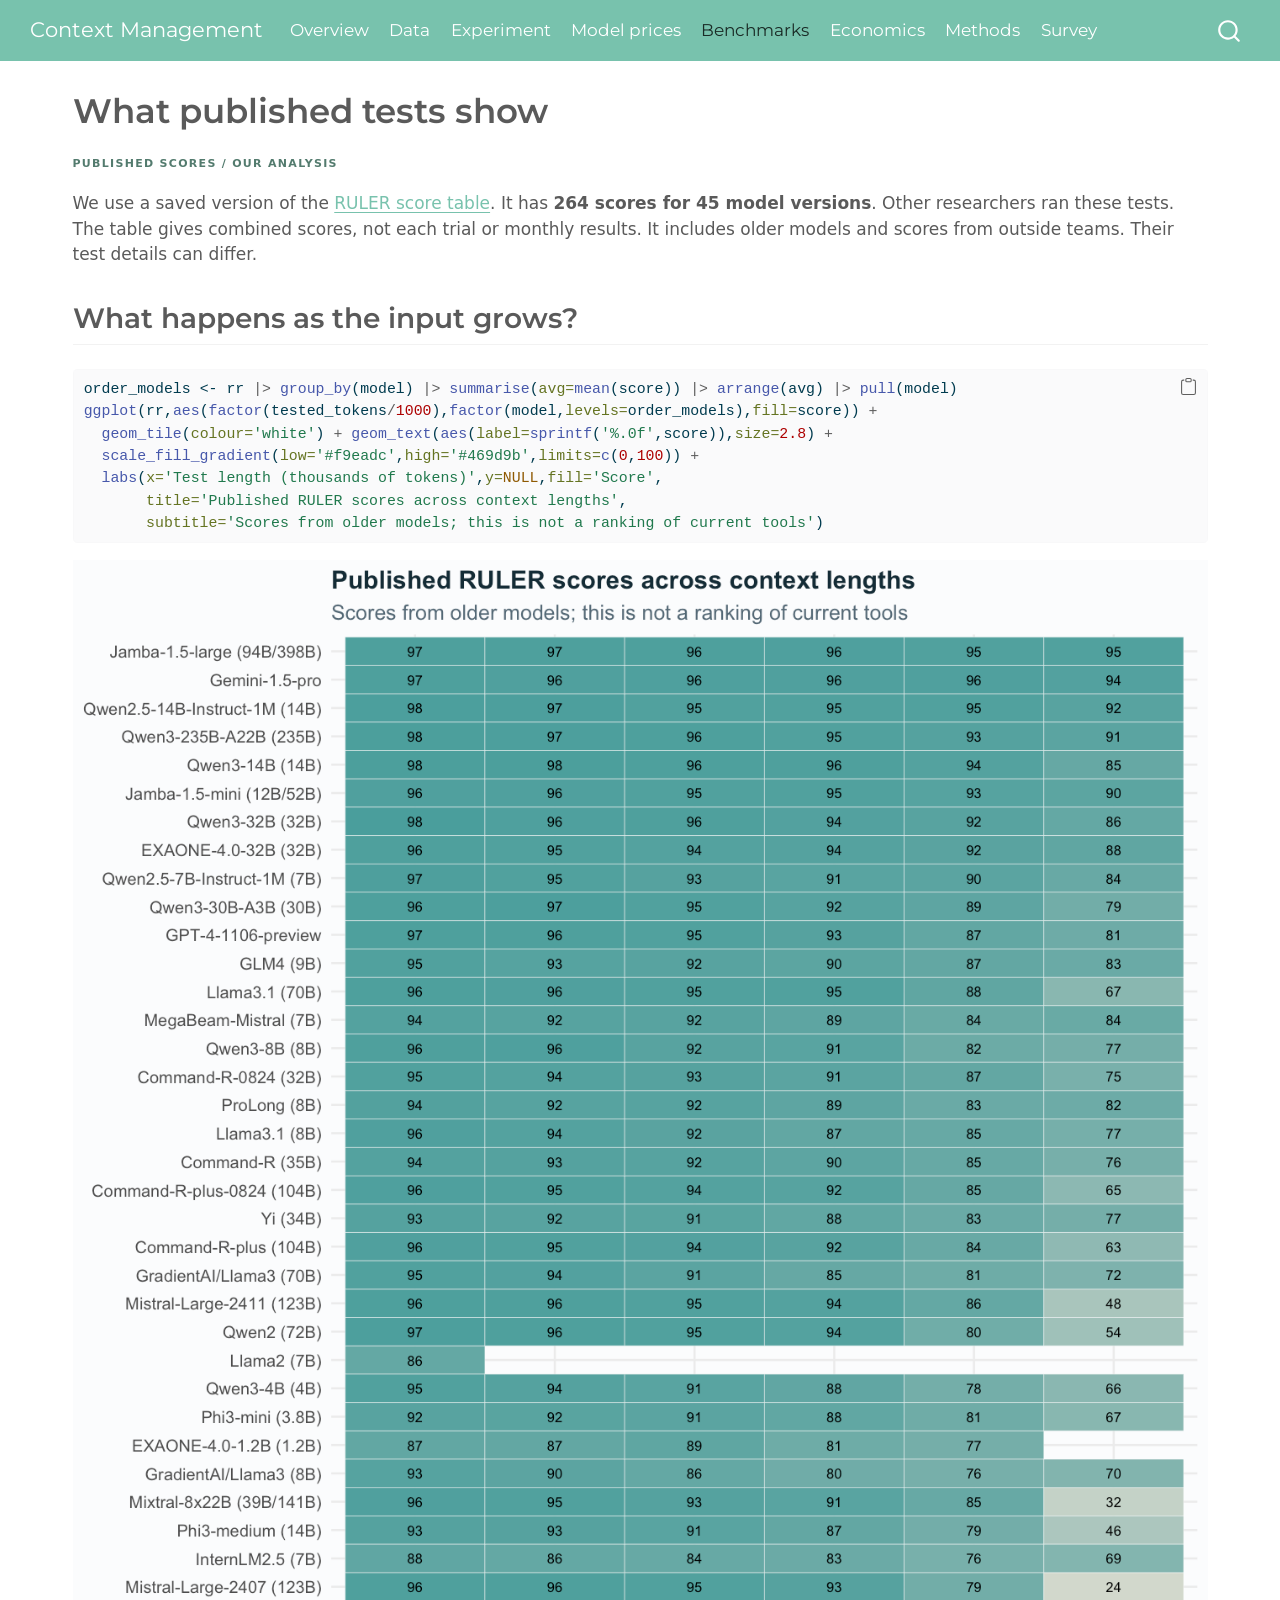
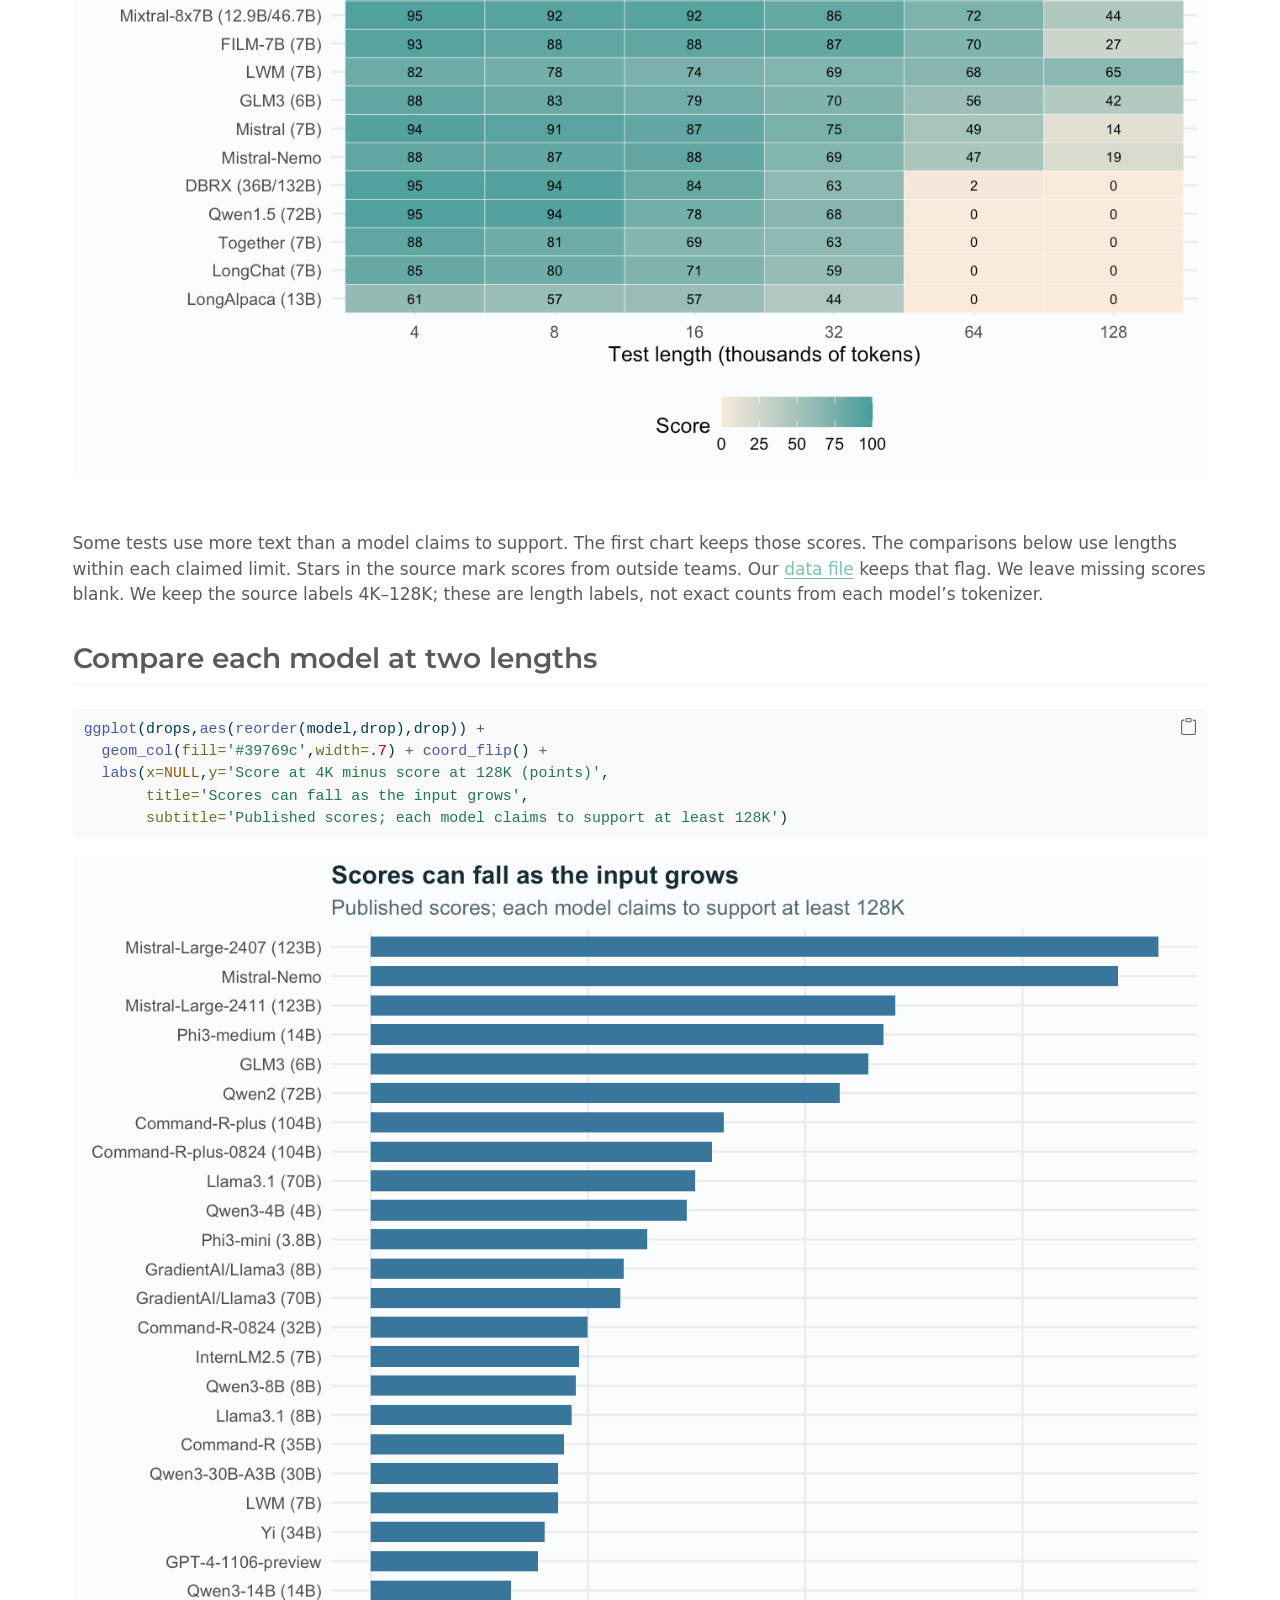
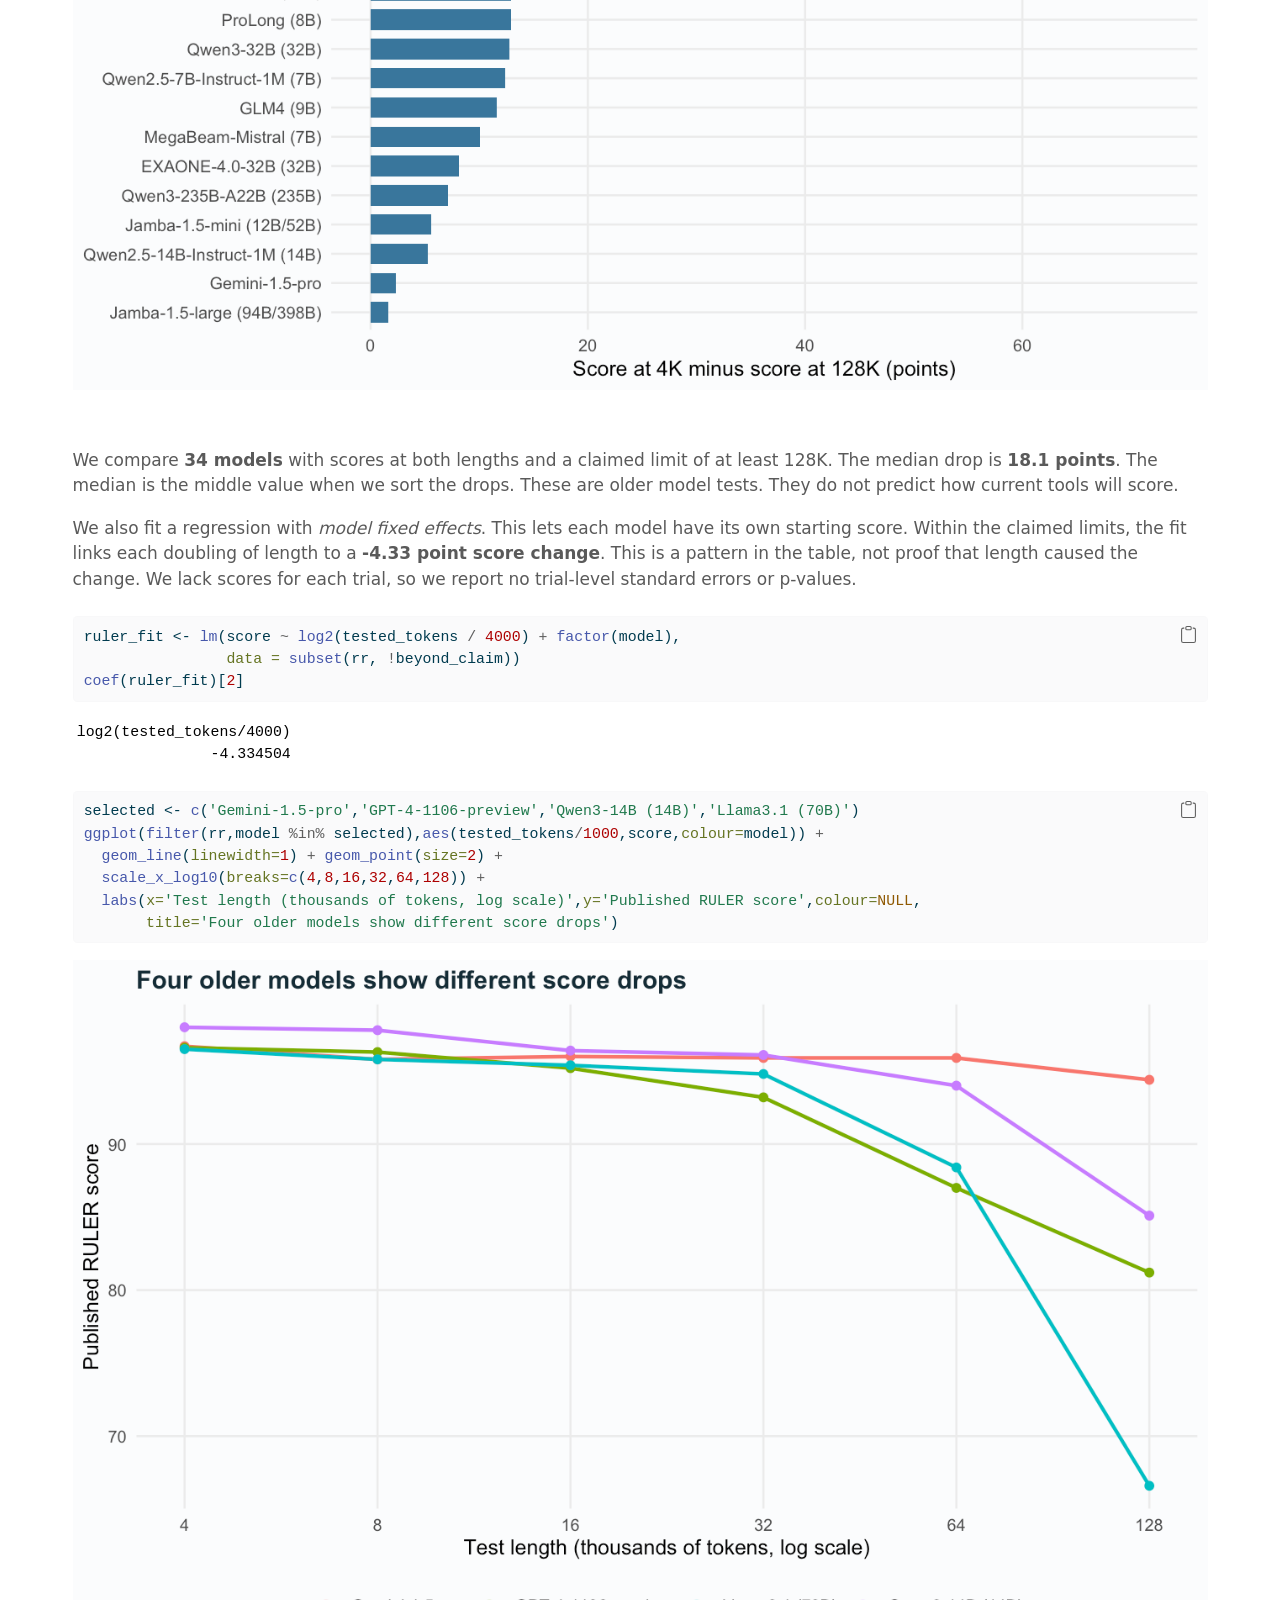
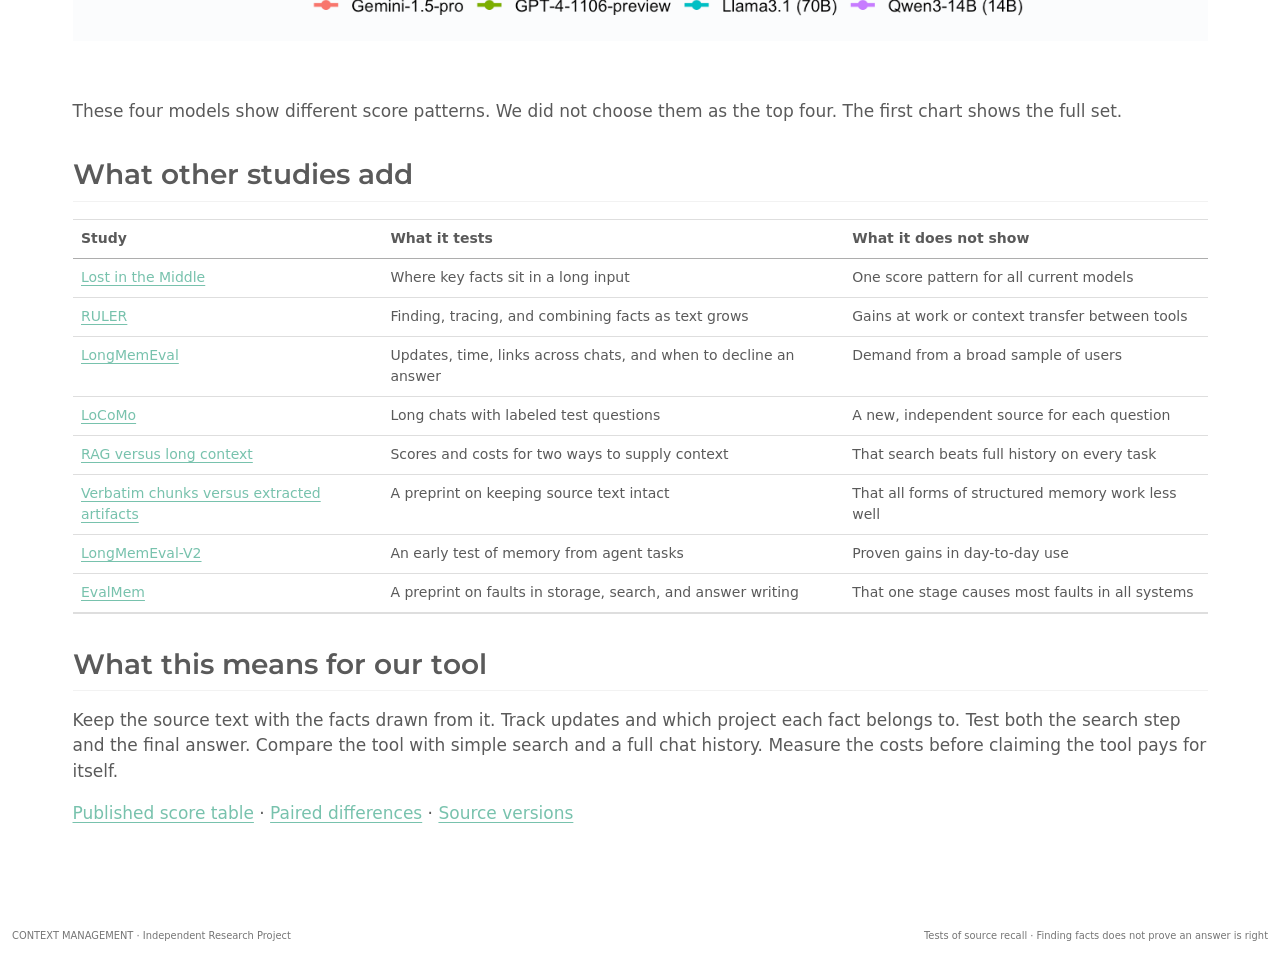
<file: docs/evidence.html>
<!DOCTYPE html>
<html xmlns="http://www.w3.org/1999/xhtml" lang="en" xml:lang="en"><head>

<meta charset="utf-8">
<meta name="generator" content="quarto-1.10.18">

<meta name="viewport" content="width=device-width, initial-scale=1.0, user-scalable=yes">


<title>What published tests show – Context Management</title>
<style>
/* Default styles provided by pandoc.
** See https://pandoc.org/MANUAL.html#variables-for-html for config info.
*/
span.smallcaps{font-variant: small-caps;}
div.columns{display: flex; gap: 1.5em;}
div.column{flex: auto;}
@media screen {
div.columns{gap: min(4vw, 1.5em);}
div.column{overflow-x: auto;}
}
div.hanging-indent{margin-left: 1.5em; text-indent: -1.5em;}
ul.task-list{list-style: none;}
ul.task-list li input[type="checkbox"] {
  width: 0.8em;
  margin: 0 0.8em 0.2em -1em; /* quarto-specific, see https://github.com/quarto-dev/quarto-cli/issues/4556 */ 
  vertical-align: middle;
}
/* CSS for syntax highlighting */
html { -webkit-text-size-adjust: 100%; }
pre > code.sourceCode { white-space: pre; position: relative; }
pre > code.sourceCode > span { display: inline-block; line-height: 1.25; }
pre > code.sourceCode > span:empty { height: 1.2em; }
.sourceCode { overflow: visible; }
code.sourceCode > span { color: inherit; text-decoration: inherit; }
div.sourceCode { margin: 1em 0; }
pre.sourceCode { margin: 0; }
@media screen {
div.sourceCode { overflow: auto; }
}
@media print {
pre > code.sourceCode { white-space: pre-wrap; }
pre > code.sourceCode > span { text-indent: -5em; padding-left: 5em; }
}
pre.numberSource code
  { counter-reset: source-line 0; }
pre.numberSource code > span
  { position: relative; left: -4em; counter-increment: source-line; }
pre.numberSource code > span > a:first-child::before
  { content: counter(source-line);
    position: relative; left: -1em; text-align: right; vertical-align: baseline;
    border: none; display: inline-block;
    -webkit-touch-callout: none; -webkit-user-select: none;
    -khtml-user-select: none; -moz-user-select: none;
    -ms-user-select: none; user-select: none;
    padding: 0 4px; width: 4em;
  }
pre.numberSource { margin-left: 3em;  padding-left: 4px; }
div.sourceCode
  {   }
@media screen {
pre > code.sourceCode > span > a:first-child::before { text-decoration: underline; }
}
</style>


<script src="site_libs/quarto-nav/quarto-nav.js"></script>
<script src="site_libs/clipboard/clipboard.min.js"></script>
<script src="site_libs/quarto-search/autocomplete.umd.js"></script>
<script src="site_libs/quarto-search/fuse.min.js"></script>
<script src="site_libs/quarto-search/quarto-search.js"></script>
<meta name="quarto:offset" content="./">
<script src="site_libs/quarto-html/quarto.js" type="module"></script>
<script src="site_libs/quarto-html/tabsets/tabsets.js" type="module"></script>
<script src="site_libs/quarto-html/popper.min.js"></script>
<script src="site_libs/quarto-html/tippy.umd.min.js"></script>
<script src="site_libs/quarto-html/anchor.min.js"></script>
<link href="site_libs/quarto-html/tippy.css" rel="stylesheet">
<link href="site_libs/quarto-html/quarto-syntax-highlighting-64a204ab8560d761af7679ceaba22944.css" rel="stylesheet" id="quarto-text-highlighting-styles">
<script src="site_libs/bootstrap/bootstrap.min.js"></script>
<link href="site_libs/bootstrap/bootstrap-icons.css" rel="stylesheet">
<link href="site_libs/bootstrap/bootstrap-f306a07c4fb173bd38603ab43a511bce.min.css" rel="stylesheet" append-hash="true" id="quarto-bootstrap" data-mode="light">
<script id="quarto-search-options" type="application/json">{
  "location": "navbar",
  "copy-button": false,
  "collapse-after": 3,
  "panel-placement": "end",
  "type": "overlay",
  "limit": 50,
  "keyboard-shortcut": [
    "f",
    "/",
    "s"
  ],
  "show-item-context": false,
  "language": {
    "search-no-results-text": "No results",
    "search-matching-documents-text": "matching documents",
    "search-copy-link-title": "Copy link to search",
    "search-hide-matches-text": "Hide additional matches",
    "search-more-match-text": "more match in this document",
    "search-more-matches-text": "more matches in this document",
    "search-clear-button-title": "Clear",
    "search-text-placeholder": "",
    "search-detached-cancel-button-title": "Cancel",
    "search-submit-button-title": "Submit",
    "search-label": "Search"
  }
}</script>


<link rel="stylesheet" href="assets/styles.css">
</head>

<body class="nav-fixed quarto-light">

<div id="quarto-search-results"></div>
  <header id="quarto-header" class="headroom fixed-top">
    <nav class="navbar navbar-expand-lg " data-bs-theme="dark">
      <div class="navbar-container container-fluid">
      <div class="navbar-brand-container mx-auto">
    <a class="navbar-brand" href="./index.html">
    <span class="navbar-title">Context Management</span>
    </a>
  </div>
            <div id="quarto-search" class="" title="Search"></div>
          <button class="navbar-toggler" type="button" data-bs-toggle="collapse" data-bs-target="#navbarCollapse" aria-controls="navbarCollapse" role="menu" aria-expanded="false" aria-label="Toggle navigation" onclick="if (window.quartoToggleHeadroom) { window.quartoToggleHeadroom(); }">
  <span class="navbar-toggler-icon"></span>
</button>
          <div class="collapse navbar-collapse" id="navbarCollapse">
            <ul class="navbar-nav navbar-nav-scroll me-auto">
  <li class="nav-item">
    <a class="nav-link" href="./index.html"> 
<span class="menu-text">Overview</span></a>
  </li>  
  <li class="nav-item">
    <a class="nav-link" href="./datasets.html"> 
<span class="menu-text">Data</span></a>
  </li>  
  <li class="nav-item">
    <a class="nav-link" href="./retrieval.html"> 
<span class="menu-text">Experiment</span></a>
  </li>  
  <li class="nav-item">
    <a class="nav-link" href="./market.html"> 
<span class="menu-text">Model prices</span></a>
  </li>  
  <li class="nav-item">
    <a class="nav-link active" href="./evidence.html" aria-current="page"> 
<span class="menu-text">Benchmarks</span></a>
  </li>  
  <li class="nav-item">
    <a class="nav-link" href="./economics.html"> 
<span class="menu-text">Economics</span></a>
  </li>  
  <li class="nav-item">
    <a class="nav-link" href="./methods.html"> 
<span class="menu-text">Methods</span></a>
  </li>  
  <li class="nav-item">
    <a class="nav-link" href="./pulse.html"> 
<span class="menu-text">Survey</span></a>
  </li>  
</ul>
          </div> <!-- /navcollapse -->
            <div class="quarto-navbar-tools">
</div>
      </div> <!-- /container-fluid -->
    </nav>
</header>
<!-- content -->
<div id="quarto-content" class="quarto-container page-columns page-rows-contents page-layout-full page-navbar">
<!-- sidebar -->
<!-- margin-sidebar -->
    
<!-- main -->
<main class="content column-page" id="quarto-document-content">

<header id="title-block-header" class="quarto-title-block default">
<div class="quarto-title">
<h1 class="title">What published tests show</h1>
</div>



<div class="quarto-title-meta column-page">

    
  
    
  </div>
  


</header>


<p><span class="tag">Published scores / Our analysis</span></p>
<p>We use a saved version of the <a href="https://github.com/hsiehjackson/RULER">RULER score table</a>. It has <strong>264 scores for 45 model versions</strong>. Other researchers ran these tests. The table gives combined scores, not each trial or monthly results. It includes older models and scores from outside teams. Their test details can differ.</p>
<section id="what-happens-as-the-input-grows" class="level2">
<h2 class="anchored" data-anchor-id="what-happens-as-the-input-grows">What happens as the input grows?</h2>
<div class="cell">
<div class="code-copy-outer-scaffold"><div class="sourceCode cell-code" id="cb1"><pre class="sourceCode r code-with-copy"><code class="sourceCode r"><span id="cb1-1"><a href="#cb1-1" aria-hidden="true" tabindex="-1"></a>order_models <span class="ot">&lt;-</span> rr <span class="sc">|&gt;</span> <span class="fu">group_by</span>(model) <span class="sc">|&gt;</span> <span class="fu">summarise</span>(<span class="at">avg=</span><span class="fu">mean</span>(score)) <span class="sc">|&gt;</span> <span class="fu">arrange</span>(avg) <span class="sc">|&gt;</span> <span class="fu">pull</span>(model)</span>
<span id="cb1-2"><a href="#cb1-2" aria-hidden="true" tabindex="-1"></a><span class="fu">ggplot</span>(rr,<span class="fu">aes</span>(<span class="fu">factor</span>(tested_tokens<span class="sc">/</span><span class="dv">1000</span>),<span class="fu">factor</span>(model,<span class="at">levels=</span>order_models),<span class="at">fill=</span>score)) <span class="sc">+</span></span>
<span id="cb1-3"><a href="#cb1-3" aria-hidden="true" tabindex="-1"></a>  <span class="fu">geom_tile</span>(<span class="at">colour=</span><span class="st">'white'</span>) <span class="sc">+</span> <span class="fu">geom_text</span>(<span class="fu">aes</span>(<span class="at">label=</span><span class="fu">sprintf</span>(<span class="st">'%.0f'</span>,score)),<span class="at">size=</span><span class="fl">2.8</span>) <span class="sc">+</span></span>
<span id="cb1-4"><a href="#cb1-4" aria-hidden="true" tabindex="-1"></a>  <span class="fu">scale_fill_gradient</span>(<span class="at">low=</span><span class="st">'#f9eadc'</span>,<span class="at">high=</span><span class="st">'#469d9b'</span>,<span class="at">limits=</span><span class="fu">c</span>(<span class="dv">0</span>,<span class="dv">100</span>)) <span class="sc">+</span></span>
<span id="cb1-5"><a href="#cb1-5" aria-hidden="true" tabindex="-1"></a>  <span class="fu">labs</span>(<span class="at">x=</span><span class="st">'Test length (thousands of tokens)'</span>,<span class="at">y=</span><span class="cn">NULL</span>,<span class="at">fill=</span><span class="st">'Score'</span>,</span>
<span id="cb1-6"><a href="#cb1-6" aria-hidden="true" tabindex="-1"></a>       <span class="at">title=</span><span class="st">'Published RULER scores across context lengths'</span>,</span>
<span id="cb1-7"><a href="#cb1-7" aria-hidden="true" tabindex="-1"></a>       <span class="at">subtitle=</span><span class="st">'Scores from older models; this is not a ranking of current tools'</span>)</span></code></pre></div><button title="Copy to Clipboard" class="code-copy-button"><i class="bi"></i></button></div>
<div class="cell-output-display">
<div>
<figure class="figure">
<p><img src="evidence_files/figure-html/ruler-heatmap-1.png" class="img-fluid figure-img" alt="Heatmap of published RULER scores by model and input length."></p>
</figure>
</div>
</div>
</div>
<p>Some tests use more text than a model claims to support. The first chart keeps those scores. The comparisons below use lengths within each claimed limit. Stars in the source mark scores from outside teams. Our <a href="data/processed/ruler_scores.json">data file</a> keeps that flag. We leave missing scores blank. We keep the source labels 4K–128K; these are length labels, not exact counts from each model’s tokenizer.</p>
</section>
<section id="compare-each-model-at-two-lengths" class="level2">
<h2 class="anchored" data-anchor-id="compare-each-model-at-two-lengths">Compare each model at two lengths</h2>
<div class="cell">
<div class="code-copy-outer-scaffold"><div class="sourceCode cell-code" id="cb2"><pre class="sourceCode r code-with-copy"><code class="sourceCode r"><span id="cb2-1"><a href="#cb2-1" aria-hidden="true" tabindex="-1"></a><span class="fu">ggplot</span>(drops,<span class="fu">aes</span>(<span class="fu">reorder</span>(model,drop),drop)) <span class="sc">+</span></span>
<span id="cb2-2"><a href="#cb2-2" aria-hidden="true" tabindex="-1"></a>  <span class="fu">geom_col</span>(<span class="at">fill=</span><span class="st">'#39769c'</span>,<span class="at">width=</span>.<span class="dv">7</span>) <span class="sc">+</span> <span class="fu">coord_flip</span>() <span class="sc">+</span></span>
<span id="cb2-3"><a href="#cb2-3" aria-hidden="true" tabindex="-1"></a>  <span class="fu">labs</span>(<span class="at">x=</span><span class="cn">NULL</span>,<span class="at">y=</span><span class="st">'Score at 4K minus score at 128K (points)'</span>,</span>
<span id="cb2-4"><a href="#cb2-4" aria-hidden="true" tabindex="-1"></a>       <span class="at">title=</span><span class="st">'Scores can fall as the input grows'</span>,</span>
<span id="cb2-5"><a href="#cb2-5" aria-hidden="true" tabindex="-1"></a>       <span class="at">subtitle=</span><span class="st">'Published scores; each model claims to support at least 128K'</span>)</span></code></pre></div><button title="Copy to Clipboard" class="code-copy-button"><i class="bi"></i></button></div>
<div class="cell-output-display">
<div>
<figure class="figure">
<p><img src="evidence_files/figure-html/ruler-degradation-1.png" class="img-fluid figure-img" alt="Drop in RULER scores from 4K to 128K for models with both scores and a claimed limit of at least 128K."></p>
</figure>
</div>
</div>
</div>
<p>We compare <strong>34 models</strong> with scores at both lengths and a claimed limit of at least 128K. The median drop is <strong>18.1 points</strong>. The median is the middle value when we sort the drops. These are older model tests. They do not predict how current tools will score.</p>
<p>We also fit a regression with <em>model fixed effects</em>. This lets each model have its own starting score. Within the claimed limits, the fit links each doubling of length to a <strong>-4.33 point score change</strong>. This is a pattern in the table, not proof that length caused the change. We lack scores for each trial, so we report no trial-level standard errors or p-values.</p>
<div class="cell">
<div class="code-copy-outer-scaffold"><div class="sourceCode cell-code" id="cb3"><pre class="sourceCode r code-with-copy"><code class="sourceCode r"><span id="cb3-1"><a href="#cb3-1" aria-hidden="true" tabindex="-1"></a>ruler_fit <span class="ot">&lt;-</span> <span class="fu">lm</span>(score <span class="sc">~</span> <span class="fu">log2</span>(tested_tokens <span class="sc">/</span> <span class="dv">4000</span>) <span class="sc">+</span> <span class="fu">factor</span>(model),</span>
<span id="cb3-2"><a href="#cb3-2" aria-hidden="true" tabindex="-1"></a>                <span class="at">data =</span> <span class="fu">subset</span>(rr, <span class="sc">!</span>beyond_claim))</span>
<span id="cb3-3"><a href="#cb3-3" aria-hidden="true" tabindex="-1"></a><span class="fu">coef</span>(ruler_fit)[<span class="dv">2</span>]</span></code></pre></div><button title="Copy to Clipboard" class="code-copy-button"><i class="bi"></i></button></div>
<div class="cell-output cell-output-stdout">
<pre><code>log2(tested_tokens/4000) 
               -4.334504 </code></pre>
</div>
</div>
<div class="cell">
<div class="code-copy-outer-scaffold"><div class="sourceCode cell-code" id="cb5"><pre class="sourceCode r code-with-copy"><code class="sourceCode r"><span id="cb5-1"><a href="#cb5-1" aria-hidden="true" tabindex="-1"></a>selected <span class="ot">&lt;-</span> <span class="fu">c</span>(<span class="st">'Gemini-1.5-pro'</span>,<span class="st">'GPT-4-1106-preview'</span>,<span class="st">'Qwen3-14B (14B)'</span>,<span class="st">'Llama3.1 (70B)'</span>)</span>
<span id="cb5-2"><a href="#cb5-2" aria-hidden="true" tabindex="-1"></a><span class="fu">ggplot</span>(<span class="fu">filter</span>(rr,model <span class="sc">%in%</span> selected),<span class="fu">aes</span>(tested_tokens<span class="sc">/</span><span class="dv">1000</span>,score,<span class="at">colour=</span>model)) <span class="sc">+</span></span>
<span id="cb5-3"><a href="#cb5-3" aria-hidden="true" tabindex="-1"></a>  <span class="fu">geom_line</span>(<span class="at">linewidth=</span><span class="dv">1</span>) <span class="sc">+</span> <span class="fu">geom_point</span>(<span class="at">size=</span><span class="dv">2</span>) <span class="sc">+</span></span>
<span id="cb5-4"><a href="#cb5-4" aria-hidden="true" tabindex="-1"></a>  <span class="fu">scale_x_log10</span>(<span class="at">breaks=</span><span class="fu">c</span>(<span class="dv">4</span>,<span class="dv">8</span>,<span class="dv">16</span>,<span class="dv">32</span>,<span class="dv">64</span>,<span class="dv">128</span>)) <span class="sc">+</span></span>
<span id="cb5-5"><a href="#cb5-5" aria-hidden="true" tabindex="-1"></a>  <span class="fu">labs</span>(<span class="at">x=</span><span class="st">'Test length (thousands of tokens, log scale)'</span>,<span class="at">y=</span><span class="st">'Published RULER score'</span>,<span class="at">colour=</span><span class="cn">NULL</span>,</span>
<span id="cb5-6"><a href="#cb5-6" aria-hidden="true" tabindex="-1"></a>       <span class="at">title=</span><span class="st">'Four older models show different score drops'</span>)</span></code></pre></div><button title="Copy to Clipboard" class="code-copy-button"><i class="bi"></i></button></div>
<div class="cell-output-display">
<div>
<figure class="figure">
<p><img src="evidence_files/figure-html/ruler-curves-1.png" class="img-fluid figure-img" alt="RULER scores for four older models as the input grows."></p>
</figure>
</div>
</div>
</div>
<p>These four models show different score patterns. We did not choose them as the top four. The first chart shows the full set.</p>
</section>
<section id="what-other-studies-add" class="level2">
<h2 class="anchored" data-anchor-id="what-other-studies-add">What other studies add</h2>
<table class="caption-top table">
<thead>
<tr class="header">
<th>Study</th>
<th>What it tests</th>
<th>What it does not show</th>
</tr>
</thead>
<tbody>
<tr class="odd">
<td><a href="https://arxiv.org/abs/2307.03172">Lost in the Middle</a></td>
<td>Where key facts sit in a long input</td>
<td>One score pattern for all current models</td>
</tr>
<tr class="even">
<td><a href="https://arxiv.org/abs/2404.06654">RULER</a></td>
<td>Finding, tracing, and combining facts as text grows</td>
<td>Gains at work or context transfer between tools</td>
</tr>
<tr class="odd">
<td><a href="https://arxiv.org/abs/2410.10813">LongMemEval</a></td>
<td>Updates, time, links across chats, and when to decline an answer</td>
<td>Demand from a broad sample of users</td>
</tr>
<tr class="even">
<td><a href="https://snap-research.github.io/locomo/">LoCoMo</a></td>
<td>Long chats with labeled test questions</td>
<td>A new, independent source for each question</td>
</tr>
<tr class="odd">
<td><a href="https://aclanthology.org/2024.emnlp-industry.66/">RAG versus long context</a></td>
<td>Scores and costs for two ways to supply context</td>
<td>That search beats full history on every task</td>
</tr>
<tr class="even">
<td><a href="https://arxiv.org/abs/2601.00821">Verbatim chunks versus extracted artifacts</a></td>
<td>A preprint on keeping source text intact</td>
<td>That all forms of structured memory work less well</td>
</tr>
<tr class="odd">
<td><a href="https://arxiv.org/abs/2605.12493">LongMemEval-V2</a></td>
<td>An early test of memory from agent tasks</td>
<td>Proven gains in day-to-day use</td>
</tr>
<tr class="even">
<td><a href="https://arxiv.org/abs/2609.22231">EvalMem</a></td>
<td>A preprint on faults in storage, search, and answer writing</td>
<td>That one stage causes most faults in all systems</td>
</tr>
</tbody>
</table>
</section>
<section id="what-this-means-for-our-tool" class="level2">
<h2 class="anchored" data-anchor-id="what-this-means-for-our-tool">What this means for our tool</h2>
<p>Keep the source text with the facts drawn from it. Track updates and which project each fact belongs to. Test both the search step and the final answer. Compare the tool with simple search and a full chat history. Measure the costs before claiming the tool pays for itself.</p>
<p><a href="data/processed/ruler_scores.json">Published score table</a> · <a href="data/processed/ruler_drop.json">Paired differences</a> · <a href="data/processed/benchmark_sources.json">Source versions</a></p>


</section>

</main> <!-- /main -->
<script src="assets/explorer.js"></script>
<script src="assets/research.js"></script>
<script id="quarto-html-after-body" type="application/javascript">
  window.document.addEventListener("DOMContentLoaded", function (event) {
    const icon = "";
    const anchorJS = new window.AnchorJS();
    anchorJS.options = {
      placement: 'right',
      icon: icon
    };
    anchorJS.add('.anchored');
    const isCodeAnnotation = (el) => {
      for (const clz of el.classList) {
        if (clz.startsWith('code-annotation-')) {                     
          return true;
        }
      }
      return false;
    }
    const onCopySuccess = function(e) {
      // button target
      const button = e.trigger;
      // don't keep focus
      button.blur();
      // flash "checked"
      button.classList.add('code-copy-button-checked');
      var currentTitle = button.getAttribute("title");
      button.setAttribute("title", "Copied!");
      let tooltip;
      if (window.bootstrap) {
        button.setAttribute("data-bs-toggle", "tooltip");
        button.setAttribute("data-bs-placement", "left");
        button.setAttribute("data-bs-title", "Copied!");
        tooltip = new bootstrap.Tooltip(button, 
          { trigger: "manual", 
            customClass: "code-copy-button-tooltip",
            offset: [0, -8]});
        tooltip.show();    
      }
      setTimeout(function() {
        if (tooltip) {
          tooltip.hide();
          button.removeAttribute("data-bs-title");
          button.removeAttribute("data-bs-toggle");
          button.removeAttribute("data-bs-placement");
        }
        button.setAttribute("title", currentTitle);
        button.classList.remove('code-copy-button-checked');
      }, 1000);
      // clear code selection
      e.clearSelection();
    }
    const getTextToCopy = function(trigger) {
      const outerScaffold = trigger.parentElement.cloneNode(true);
      const codeEl = outerScaffold.querySelector('code');
      for (const childEl of codeEl.children) {
        if (isCodeAnnotation(childEl)) {
          childEl.remove();
        }
      }
      return codeEl.innerText;
    }
    const clipboard = new window.ClipboardJS('.code-copy-button:not([data-in-quarto-modal])', {
      text: getTextToCopy
    });
    clipboard.on('success', onCopySuccess);
    if (window.document.getElementById('quarto-embedded-source-code-modal')) {
      const clipboardModal = new window.ClipboardJS('.code-copy-button[data-in-quarto-modal]', {
        text: getTextToCopy,
        container: window.document.getElementById('quarto-embedded-source-code-modal')
      });
      clipboardModal.on('success', onCopySuccess);
    }
      var localhostRegex = new RegExp(/^(?:http|https):\/\/localhost\:?[0-9]*\//);
      var mailtoRegex = new RegExp(/^mailto:/);
        var filterRegex = new RegExp("https:\/\/sbachani28\.github\.io\/ai-context-management\/");
      var isInternal = (href) => {
          return filterRegex.test(href) || localhostRegex.test(href) || mailtoRegex.test(href);
      }
      // Inspect non-navigation links and adorn them if external
     var links = window.document.querySelectorAll('a[href]:not(.nav-link):not(.navbar-brand):not(.toc-action):not(.sidebar-link):not(.sidebar-item-toggle):not(.pagination-link):not(.no-external):not([aria-hidden]):not(.dropdown-item):not(.quarto-navigation-tool):not(.about-link)');
      for (var i=0; i<links.length; i++) {
        const link = links[i];
        if (!isInternal(link.href)) {
          // undo the damage that might have been done by quarto-nav.js in the case of
          // links that we want to consider external
          if (link.dataset.originalHref !== undefined) {
            link.href = link.dataset.originalHref;
          }
        }
      }
    function tippyHover(el, contentFn, onTriggerFn, onUntriggerFn) {
      const config = {
        allowHTML: true,
        maxWidth: 500,
        delay: 100,
        arrow: false,
        appendTo: function(el) {
            return el.parentElement;
        },
        interactive: true,
        interactiveBorder: 10,
        theme: 'quarto',
        placement: 'bottom-start',
      };
      if (contentFn) {
        config.content = contentFn;
      }
      if (onTriggerFn) {
        config.onTrigger = onTriggerFn;
      }
      if (onUntriggerFn) {
        config.onUntrigger = onUntriggerFn;
      }
      window.tippy(el, config); 
    }
    const noterefs = window.document.querySelectorAll('a[role="doc-noteref"]');
    for (var i=0; i<noterefs.length; i++) {
      const ref = noterefs[i];
      tippyHover(ref, function() {
        // use id or data attribute instead here
        let href = ref.getAttribute('data-footnote-href') || ref.getAttribute('href');
        try { href = new URL(href).hash; } catch {}
        const id = href.replace(/^#\/?/, "");
        const note = window.document.getElementById(id);
        if (note) {
          return note.innerHTML;
        } else {
          return "";
        }
      });
    }
    const xrefs = window.document.querySelectorAll('a.quarto-xref');
    const processXRef = (id, note) => {
      // Strip column container classes
      const stripColumnClz = (el) => {
        el.classList.remove("page-full", "page-columns");
        if (el.children) {
          for (const child of el.children) {
            stripColumnClz(child);
          }
        }
      }
      stripColumnClz(note)
      if (id === null || id.startsWith('sec-')) {
        // Special case sections, only their first couple elements
        const container = document.createElement("div");
        if (note.children && note.children.length > 2) {
          container.appendChild(note.children[0].cloneNode(true));
          for (let i = 1; i < note.children.length; i++) {
            const child = note.children[i];
            if (child.tagName === "P" && child.innerText === "") {
              continue;
            } else {
              container.appendChild(child.cloneNode(true));
              break;
            }
          }
          if (window.Quarto?.typesetMath) {
            window.Quarto.typesetMath(container);
          }
          return container.innerHTML
        } else {
          if (window.Quarto?.typesetMath) {
            window.Quarto.typesetMath(note);
          }
          return note.innerHTML;
        }
      } else {
        // Remove any anchor links if they are present
        const anchorLink = note.querySelector('a.anchorjs-link');
        if (anchorLink) {
          anchorLink.remove();
        }
        if (window.Quarto?.typesetMath) {
          window.Quarto.typesetMath(note);
        }
        if (note.classList.contains("callout")) {
          return note.outerHTML;
        } else {
          return note.innerHTML;
        }
      }
    }
    for (var i=0; i<xrefs.length; i++) {
      const xref = xrefs[i];
      tippyHover(xref, undefined, function(instance) {
        instance.disable();
        let url = xref.getAttribute('href');
        let hash = undefined; 
        if (url.startsWith('#')) {
          hash = url;
        } else {
          try { hash = new URL(url).hash; } catch {}
        }
        if (hash) {
          const id = hash.replace(/^#\/?/, "");
          const note = window.document.getElementById(id);
          if (note !== null) {
            try {
              const html = processXRef(id, note.cloneNode(true));
              instance.setContent(html);
            } finally {
              instance.enable();
              instance.show();
            }
          } else {
            // See if we can fetch this
            fetch(url.split('#')[0])
            .then(res => res.text())
            .then(html => {
              const parser = new DOMParser();
              const htmlDoc = parser.parseFromString(html, "text/html");
              const note = htmlDoc.getElementById(id);
              if (note !== null) {
                const html = processXRef(id, note);
                instance.setContent(html);
              } 
            }).finally(() => {
              instance.enable();
              instance.show();
            });
          }
        } else {
          // See if we can fetch a full url (with no hash to target)
          // This is a special case and we should probably do some content thinning / targeting
          fetch(url)
          .then(res => res.text())
          .then(html => {
            const parser = new DOMParser();
            const htmlDoc = parser.parseFromString(html, "text/html");
            const note = htmlDoc.querySelector('main.content');
            if (note !== null) {
              // This should only happen for chapter cross references
              // (since there is no id in the URL)
              // remove the first header
              if (note.children.length > 0 && note.children[0].tagName === "HEADER") {
                note.children[0].remove();
              }
              const html = processXRef(null, note);
              instance.setContent(html);
            } 
          }).finally(() => {
            instance.enable();
            instance.show();
          });
        }
      }, function(instance) {
      });
    }
        let selectedAnnoteEl;
        const selectorForAnnotation = ( cell, annotation) => {
          let cellAttr = 'data-code-cell="' + cell + '"';
          let lineAttr = 'data-code-annotation="' +  annotation + '"';
          const selector = 'span[' + cellAttr + '][' + lineAttr + ']';
          return selector;
        }
        const selectCodeLines = (annoteEl) => {
          const doc = window.document;
          const targetCell = annoteEl.getAttribute("data-target-cell");
          const targetAnnotation = annoteEl.getAttribute("data-target-annotation");
          const annoteSpan = window.document.querySelector(selectorForAnnotation(targetCell, targetAnnotation));
          const lines = annoteSpan.getAttribute("data-code-lines").split(",");
          const lineIds = lines.map((line) => {
            return targetCell + "-" + line;
          })
          let top = null;
          let height = null;
          let parent = null;
          if (lineIds.length > 0) {
              //compute the position of the single el (top and bottom and make a div)
              const el = window.document.getElementById(lineIds[0]);
              top = el.offsetTop;
              height = el.offsetHeight;
              parent = el.parentElement.parentElement;
            if (lineIds.length > 1) {
              const lastEl = window.document.getElementById(lineIds[lineIds.length - 1]);
              const bottom = lastEl.offsetTop + lastEl.offsetHeight;
              height = bottom - top;
            }
            if (top !== null && height !== null && parent !== null) {
              // cook up a div (if necessary) and position it 
              let div = window.document.getElementById("code-annotation-line-highlight");
              if (div === null) {
                div = window.document.createElement("div");
                div.setAttribute("id", "code-annotation-line-highlight");
                div.style.position = 'absolute';
                parent.appendChild(div);
              }
              div.style.top = top - 2 + "px";
              div.style.height = height + 4 + "px";
              div.style.left = 0;
              let gutterDiv = window.document.getElementById("code-annotation-line-highlight-gutter");
              if (gutterDiv === null) {
                gutterDiv = window.document.createElement("div");
                gutterDiv.setAttribute("id", "code-annotation-line-highlight-gutter");
                gutterDiv.style.position = 'absolute';
                const codeCell = window.document.getElementById(targetCell);
                const gutter = codeCell.querySelector('.code-annotation-gutter');
                gutter.appendChild(gutterDiv);
              }
              gutterDiv.style.top = top - 2 + "px";
              gutterDiv.style.height = height + 4 + "px";
            }
            selectedAnnoteEl = annoteEl;
          }
        };
        const unselectCodeLines = () => {
          const elementsIds = ["code-annotation-line-highlight", "code-annotation-line-highlight-gutter"];
          elementsIds.forEach((elId) => {
            const div = window.document.getElementById(elId);
            if (div) {
              div.remove();
            }
          });
          selectedAnnoteEl = undefined;
        };
          // Handle positioning of the toggle
      window.addEventListener(
        "resize",
        throttle(() => {
          elRect = undefined;
          if (selectedAnnoteEl) {
            selectCodeLines(selectedAnnoteEl);
          }
        }, 10)
      );
      function throttle(fn, ms) {
      let throttle = false;
      let timer;
        return (...args) => {
          if(!throttle) { // first call gets through
              fn.apply(this, args);
              throttle = true;
          } else { // all the others get throttled
              if(timer) clearTimeout(timer); // cancel #2
              timer = setTimeout(() => {
                fn.apply(this, args);
                timer = throttle = false;
              }, ms);
          }
        };
      }
        // Attach click handler to the DT
        const annoteDls = window.document.querySelectorAll('dt[data-target-cell]');
        for (const annoteDlNode of annoteDls) {
          annoteDlNode.addEventListener('click', (event) => {
            const clickedEl = event.target;
            if (clickedEl !== selectedAnnoteEl) {
              unselectCodeLines();
              const activeEl = window.document.querySelector('dt[data-target-cell].code-annotation-active');
              if (activeEl) {
                activeEl.classList.remove('code-annotation-active');
              }
              selectCodeLines(clickedEl);
              clickedEl.classList.add('code-annotation-active');
            } else {
              // Unselect the line
              unselectCodeLines();
              clickedEl.classList.remove('code-annotation-active');
            }
          });
        }
    const findCites = (el) => {
      const parentEl = el.parentElement;
      if (parentEl) {
        const cites = parentEl.dataset.cites;
        if (cites) {
          return {
            el,
            cites: cites.split(' ')
          };
        } else {
          return findCites(el.parentElement)
        }
      } else {
        return undefined;
      }
    };
    var bibliorefs = window.document.querySelectorAll('a[role="doc-biblioref"]');
    for (var i=0; i<bibliorefs.length; i++) {
      const ref = bibliorefs[i];
      const citeInfo = findCites(ref);
      if (citeInfo) {
        tippyHover(citeInfo.el, function() {
          var popup = window.document.createElement('div');
          citeInfo.cites.forEach(function(cite) {
            var citeDiv = window.document.createElement('div');
            citeDiv.classList.add('hanging-indent');
            citeDiv.classList.add('csl-entry');
            var biblioDiv = window.document.getElementById('ref-' + cite);
            if (biblioDiv) {
              citeDiv.innerHTML = biblioDiv.innerHTML;
            }
            popup.appendChild(citeDiv);
          });
          return popup.innerHTML;
        });
      }
    }
  });
  </script>
</div> <!-- /content -->
<footer class="footer">
  <div class="nav-footer">
    <div class="nav-footer-left">
<p>CONTEXT MANAGEMENT · Independent Research Project</p>
</div>   
    <div class="nav-footer-center">
      &nbsp;
    </div>
    <div class="nav-footer-right">
<p>Tests of source recall · Finding facts does not prove an answer is right</p>
</div>
  </div>
</footer>




</body></html>
</file>
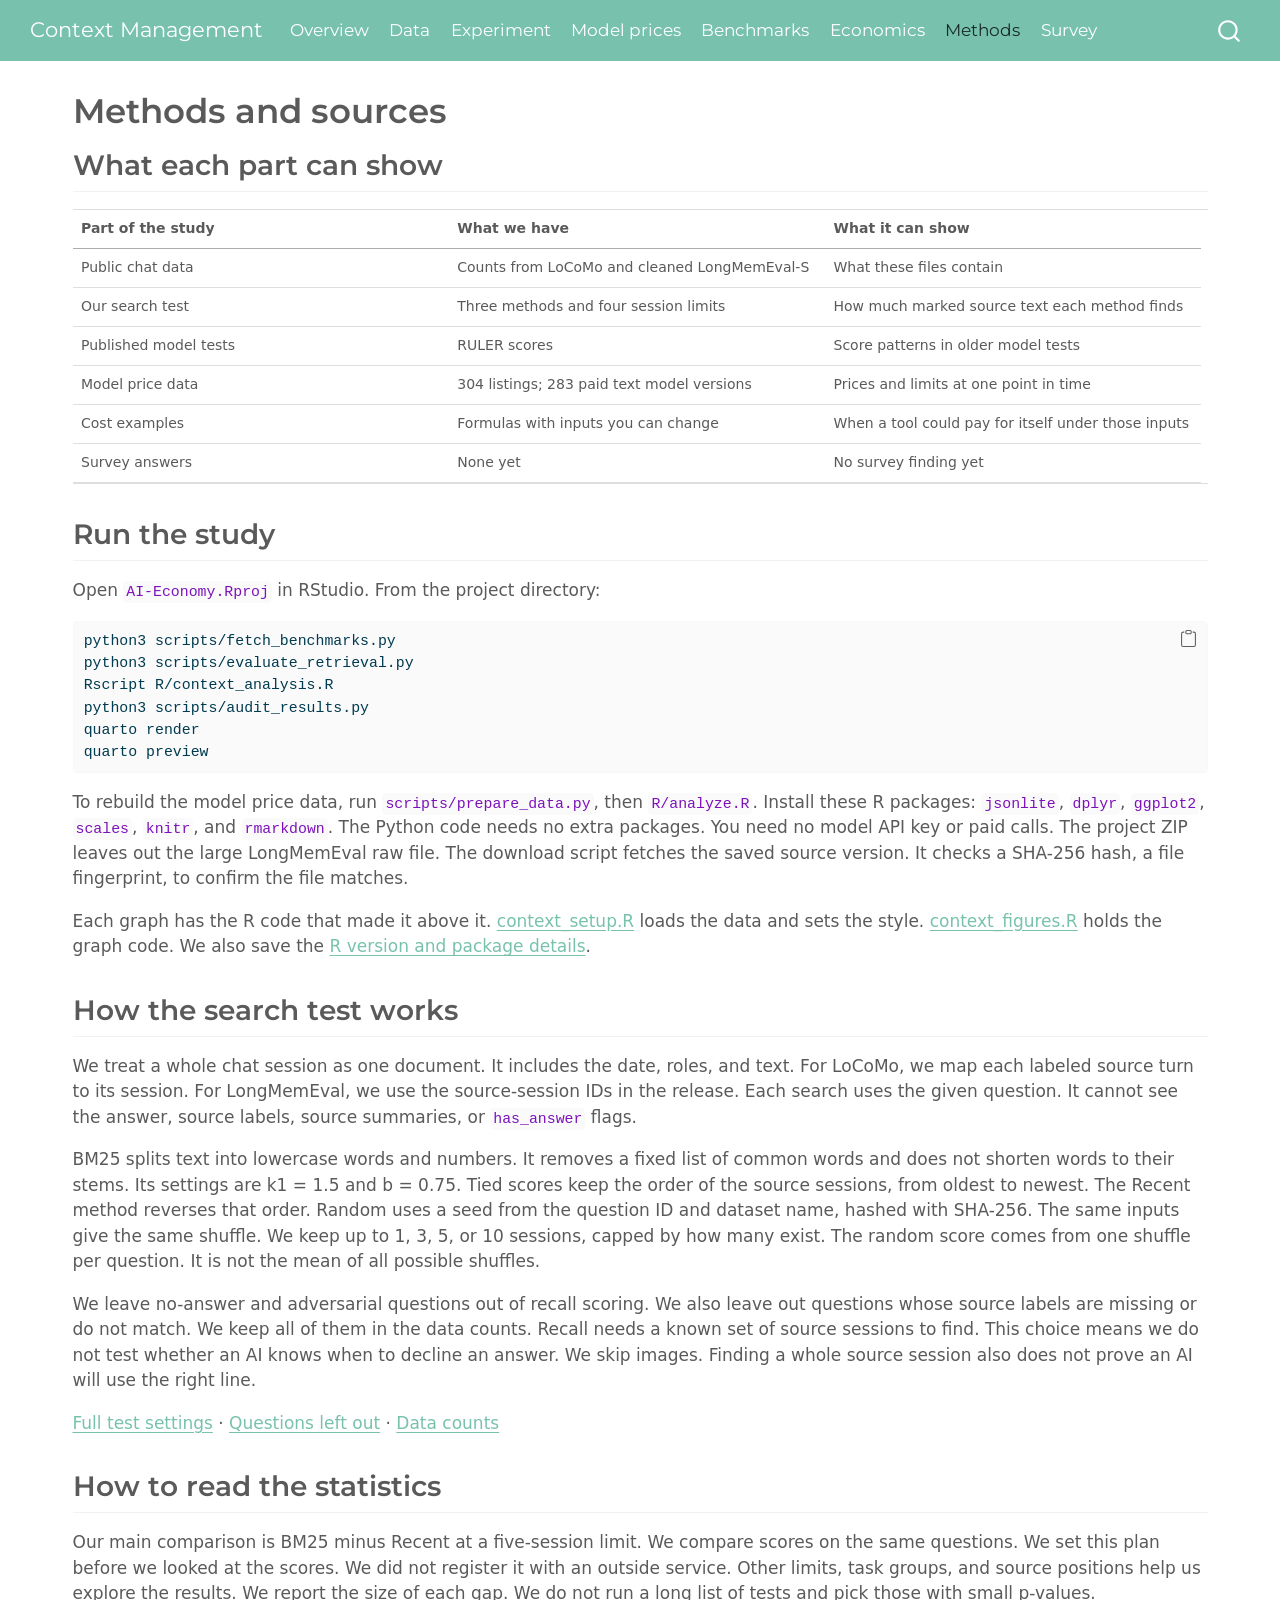
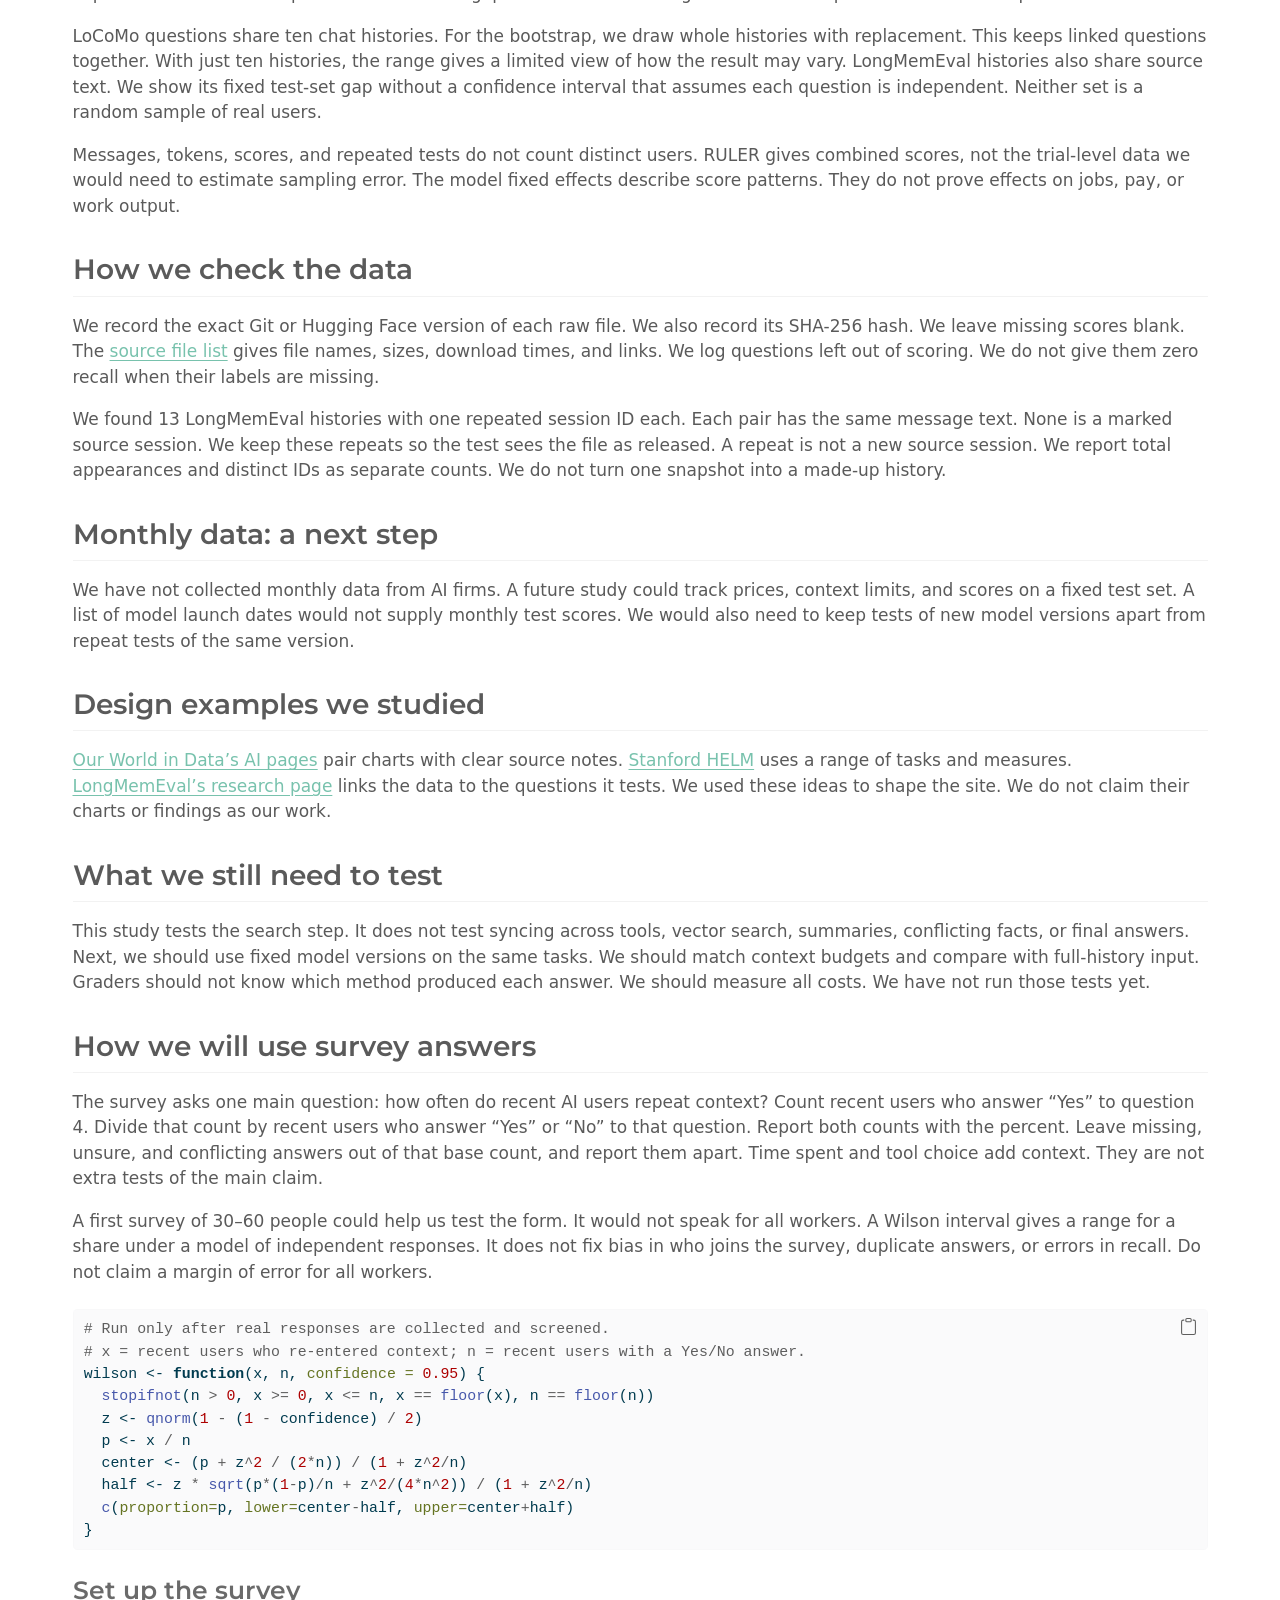
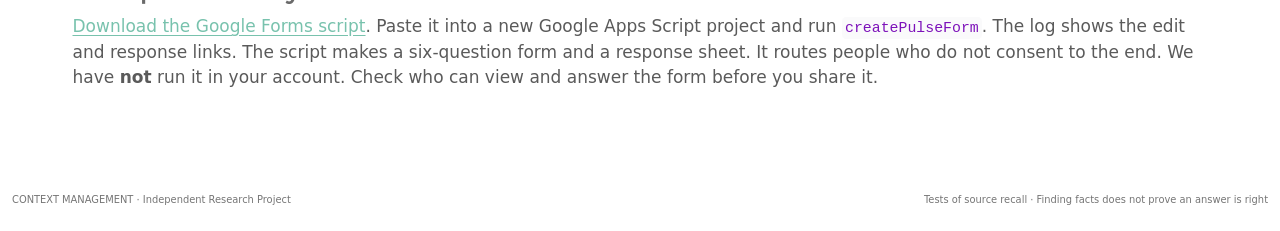
<file: docs/methods.html>
<!DOCTYPE html>
<html xmlns="http://www.w3.org/1999/xhtml" lang="en" xml:lang="en"><head>

<meta charset="utf-8">
<meta name="generator" content="quarto-1.10.18">

<meta name="viewport" content="width=device-width, initial-scale=1.0, user-scalable=yes">


<title>Methods and sources – Context Management</title>
<style>
/* Default styles provided by pandoc.
** See https://pandoc.org/MANUAL.html#variables-for-html for config info.
*/
span.smallcaps{font-variant: small-caps;}
div.columns{display: flex; gap: 1.5em;}
div.column{flex: auto;}
@media screen {
div.columns{gap: min(4vw, 1.5em);}
div.column{overflow-x: auto;}
}
div.hanging-indent{margin-left: 1.5em; text-indent: -1.5em;}
ul.task-list{list-style: none;}
ul.task-list li input[type="checkbox"] {
  width: 0.8em;
  margin: 0 0.8em 0.2em -1em; /* quarto-specific, see https://github.com/quarto-dev/quarto-cli/issues/4556 */ 
  vertical-align: middle;
}
/* CSS for syntax highlighting */
html { -webkit-text-size-adjust: 100%; }
pre > code.sourceCode { white-space: pre; position: relative; }
pre > code.sourceCode > span { display: inline-block; line-height: 1.25; }
pre > code.sourceCode > span:empty { height: 1.2em; }
.sourceCode { overflow: visible; }
code.sourceCode > span { color: inherit; text-decoration: inherit; }
div.sourceCode { margin: 1em 0; }
pre.sourceCode { margin: 0; }
@media screen {
div.sourceCode { overflow: auto; }
}
@media print {
pre > code.sourceCode { white-space: pre-wrap; }
pre > code.sourceCode > span { text-indent: -5em; padding-left: 5em; }
}
pre.numberSource code
  { counter-reset: source-line 0; }
pre.numberSource code > span
  { position: relative; left: -4em; counter-increment: source-line; }
pre.numberSource code > span > a:first-child::before
  { content: counter(source-line);
    position: relative; left: -1em; text-align: right; vertical-align: baseline;
    border: none; display: inline-block;
    -webkit-touch-callout: none; -webkit-user-select: none;
    -khtml-user-select: none; -moz-user-select: none;
    -ms-user-select: none; user-select: none;
    padding: 0 4px; width: 4em;
  }
pre.numberSource { margin-left: 3em;  padding-left: 4px; }
div.sourceCode
  {   }
@media screen {
pre > code.sourceCode > span > a:first-child::before { text-decoration: underline; }
}
</style>


<script src="site_libs/quarto-nav/quarto-nav.js"></script>
<script src="site_libs/clipboard/clipboard.min.js"></script>
<script src="site_libs/quarto-search/autocomplete.umd.js"></script>
<script src="site_libs/quarto-search/fuse.min.js"></script>
<script src="site_libs/quarto-search/quarto-search.js"></script>
<meta name="quarto:offset" content="./">
<script src="site_libs/quarto-html/quarto.js" type="module"></script>
<script src="site_libs/quarto-html/tabsets/tabsets.js" type="module"></script>
<script src="site_libs/quarto-html/popper.min.js"></script>
<script src="site_libs/quarto-html/tippy.umd.min.js"></script>
<script src="site_libs/quarto-html/anchor.min.js"></script>
<link href="site_libs/quarto-html/tippy.css" rel="stylesheet">
<link href="site_libs/quarto-html/quarto-syntax-highlighting-64a204ab8560d761af7679ceaba22944.css" rel="stylesheet" id="quarto-text-highlighting-styles">
<script src="site_libs/bootstrap/bootstrap.min.js"></script>
<link href="site_libs/bootstrap/bootstrap-icons.css" rel="stylesheet">
<link href="site_libs/bootstrap/bootstrap-f306a07c4fb173bd38603ab43a511bce.min.css" rel="stylesheet" append-hash="true" id="quarto-bootstrap" data-mode="light">
<script id="quarto-search-options" type="application/json">{
  "location": "navbar",
  "copy-button": false,
  "collapse-after": 3,
  "panel-placement": "end",
  "type": "overlay",
  "limit": 50,
  "keyboard-shortcut": [
    "f",
    "/",
    "s"
  ],
  "show-item-context": false,
  "language": {
    "search-no-results-text": "No results",
    "search-matching-documents-text": "matching documents",
    "search-copy-link-title": "Copy link to search",
    "search-hide-matches-text": "Hide additional matches",
    "search-more-match-text": "more match in this document",
    "search-more-matches-text": "more matches in this document",
    "search-clear-button-title": "Clear",
    "search-text-placeholder": "",
    "search-detached-cancel-button-title": "Cancel",
    "search-submit-button-title": "Submit",
    "search-label": "Search"
  }
}</script>


<link rel="stylesheet" href="assets/styles.css">
</head>

<body class="nav-fixed quarto-light">

<div id="quarto-search-results"></div>
  <header id="quarto-header" class="headroom fixed-top">
    <nav class="navbar navbar-expand-lg " data-bs-theme="dark">
      <div class="navbar-container container-fluid">
      <div class="navbar-brand-container mx-auto">
    <a class="navbar-brand" href="./index.html">
    <span class="navbar-title">Context Management</span>
    </a>
  </div>
            <div id="quarto-search" class="" title="Search"></div>
          <button class="navbar-toggler" type="button" data-bs-toggle="collapse" data-bs-target="#navbarCollapse" aria-controls="navbarCollapse" role="menu" aria-expanded="false" aria-label="Toggle navigation" onclick="if (window.quartoToggleHeadroom) { window.quartoToggleHeadroom(); }">
  <span class="navbar-toggler-icon"></span>
</button>
          <div class="collapse navbar-collapse" id="navbarCollapse">
            <ul class="navbar-nav navbar-nav-scroll me-auto">
  <li class="nav-item">
    <a class="nav-link" href="./index.html"> 
<span class="menu-text">Overview</span></a>
  </li>  
  <li class="nav-item">
    <a class="nav-link" href="./datasets.html"> 
<span class="menu-text">Data</span></a>
  </li>  
  <li class="nav-item">
    <a class="nav-link" href="./retrieval.html"> 
<span class="menu-text">Experiment</span></a>
  </li>  
  <li class="nav-item">
    <a class="nav-link" href="./market.html"> 
<span class="menu-text">Model prices</span></a>
  </li>  
  <li class="nav-item">
    <a class="nav-link" href="./evidence.html"> 
<span class="menu-text">Benchmarks</span></a>
  </li>  
  <li class="nav-item">
    <a class="nav-link" href="./economics.html"> 
<span class="menu-text">Economics</span></a>
  </li>  
  <li class="nav-item">
    <a class="nav-link active" href="./methods.html" aria-current="page"> 
<span class="menu-text">Methods</span></a>
  </li>  
  <li class="nav-item">
    <a class="nav-link" href="./pulse.html"> 
<span class="menu-text">Survey</span></a>
  </li>  
</ul>
          </div> <!-- /navcollapse -->
            <div class="quarto-navbar-tools">
</div>
      </div> <!-- /container-fluid -->
    </nav>
</header>
<!-- content -->
<div id="quarto-content" class="quarto-container page-columns page-rows-contents page-layout-full page-navbar">
<!-- sidebar -->
<!-- margin-sidebar -->
    
<!-- main -->
<main class="content column-page" id="quarto-document-content">

<header id="title-block-header" class="quarto-title-block default">
<div class="quarto-title">
<h1 class="title">Methods and sources</h1>
</div>



<div class="quarto-title-meta column-page">

    
  
    
  </div>
  


</header>


<section id="what-each-part-can-show" class="level2">
<h2 class="anchored" data-anchor-id="what-each-part-can-show">What each part can show</h2>
<table class="caption-top table">
<colgroup>
<col style="width: 33%">
<col style="width: 33%">
<col style="width: 33%">
</colgroup>
<thead>
<tr class="header">
<th>Part of the study</th>
<th>What we have</th>
<th>What it can show</th>
</tr>
</thead>
<tbody>
<tr class="odd">
<td>Public chat data</td>
<td>Counts from LoCoMo and cleaned LongMemEval-S</td>
<td>What these files contain</td>
</tr>
<tr class="even">
<td>Our search test</td>
<td>Three methods and four session limits</td>
<td>How much marked source text each method finds</td>
</tr>
<tr class="odd">
<td>Published model tests</td>
<td>RULER scores</td>
<td>Score patterns in older model tests</td>
</tr>
<tr class="even">
<td>Model price data</td>
<td>304 listings; 283 paid text model versions</td>
<td>Prices and limits at one point in time</td>
</tr>
<tr class="odd">
<td>Cost examples</td>
<td>Formulas with inputs you can change</td>
<td>When a tool could pay for itself under those inputs</td>
</tr>
<tr class="even">
<td>Survey answers</td>
<td>None yet</td>
<td>No survey finding yet</td>
</tr>
</tbody>
</table>
</section>
<section id="run-the-study" class="level2">
<h2 class="anchored" data-anchor-id="run-the-study">Run the study</h2>
<p>Open <code>AI-Economy.Rproj</code> in RStudio. From the project directory:</p>
<div class="code-copy-outer-scaffold"><div class="sourceCode" id="cb1"><pre class="sourceCode bash code-with-copy"><code class="sourceCode bash"><span id="cb1-1"><a href="#cb1-1" aria-hidden="true" tabindex="-1"></a><span class="ex">python3</span> scripts/fetch_benchmarks.py</span>
<span id="cb1-2"><a href="#cb1-2" aria-hidden="true" tabindex="-1"></a><span class="ex">python3</span> scripts/evaluate_retrieval.py</span>
<span id="cb1-3"><a href="#cb1-3" aria-hidden="true" tabindex="-1"></a><span class="ex">Rscript</span> R/context_analysis.R</span>
<span id="cb1-4"><a href="#cb1-4" aria-hidden="true" tabindex="-1"></a><span class="ex">python3</span> scripts/audit_results.py</span>
<span id="cb1-5"><a href="#cb1-5" aria-hidden="true" tabindex="-1"></a><span class="ex">quarto</span> render</span>
<span id="cb1-6"><a href="#cb1-6" aria-hidden="true" tabindex="-1"></a><span class="ex">quarto</span> preview</span></code></pre></div><button title="Copy to Clipboard" class="code-copy-button"><i class="bi"></i></button></div>
<p>To rebuild the model price data, run <code>scripts/prepare_data.py</code>, then <code>R/analyze.R</code>. Install these R packages: <code>jsonlite</code>, <code>dplyr</code>, <code>ggplot2</code>, <code>scales</code>, <code>knitr</code>, and <code>rmarkdown</code>. The Python code needs no extra packages. You need no model API key or paid calls. The project ZIP leaves out the large LongMemEval raw file. The download script fetches the saved source version. It checks a SHA-256 hash, a file fingerprint, to confirm the file matches.</p>
<p>Each graph has the R code that made it above it. <a href="R/context_setup.R">context_setup.R</a> loads the data and sets the style. <a href="R/context_figures.R">context_figures.R</a> holds the graph code. We also save the <a href="data/processed/context_R_session.txt">R version and package details</a>.</p>
</section>
<section id="how-the-search-test-works" class="level2">
<h2 class="anchored" data-anchor-id="how-the-search-test-works">How the search test works</h2>
<p>We treat a whole chat session as one document. It includes the date, roles, and text. For LoCoMo, we map each labeled source turn to its session. For LongMemEval, we use the source-session IDs in the release. Each search uses the given question. It cannot see the answer, source labels, source summaries, or <code>has_answer</code> flags.</p>
<p>BM25 splits text into lowercase words and numbers. It removes a fixed list of common words and does not shorten words to their stems. Its settings are k1 = 1.5 and b = 0.75. Tied scores keep the order of the source sessions, from oldest to newest. The Recent method reverses that order. Random uses a seed from the question ID and dataset name, hashed with SHA-256. The same inputs give the same shuffle. We keep up to 1, 3, 5, or 10 sessions, capped by how many exist. The random score comes from one shuffle per question. It is not the mean of all possible shuffles.</p>
<p>We leave no-answer and adversarial questions out of recall scoring. We also leave out questions whose source labels are missing or do not match. We keep all of them in the data counts. Recall needs a known set of source sessions to find. This choice means we do not test whether an AI knows when to decline an answer. We skip images. Finding a whole source session also does not prove an AI will use the right line.</p>
<p><a href="data/processed/experiment_manifest.json">Full test settings</a> · <a href="data/processed/retrieval_exclusions.json">Questions left out</a> · <a href="data/processed/benchmark_counts.json">Data counts</a></p>
</section>
<section id="how-to-read-the-statistics" class="level2">
<h2 class="anchored" data-anchor-id="how-to-read-the-statistics">How to read the statistics</h2>
<p>Our main comparison is BM25 minus Recent at a five-session limit. We compare scores on the same questions. We set this plan before we looked at the scores. We did not register it with an outside service. Other limits, task groups, and source positions help us explore the results. We report the size of each gap. We do not run a long list of tests and pick those with small p-values.</p>
<p>LoCoMo questions share ten chat histories. For the bootstrap, we draw whole histories with replacement. This keeps linked questions together. With just ten histories, the range gives a limited view of how the result may vary. LongMemEval histories also share source text. We show its fixed test-set gap without a confidence interval that assumes each question is independent. Neither set is a random sample of real users.</p>
<p>Messages, tokens, scores, and repeated tests do not count distinct users. RULER gives combined scores, not the trial-level data we would need to estimate sampling error. The model fixed effects describe score patterns. They do not prove effects on jobs, pay, or work output.</p>
</section>
<section id="how-we-check-the-data" class="level2">
<h2 class="anchored" data-anchor-id="how-we-check-the-data">How we check the data</h2>
<p>We record the exact Git or Hugging Face version of each raw file. We also record its SHA-256 hash. We leave missing scores blank. The <a href="data/processed/benchmark_sources.json">source file list</a> gives file names, sizes, download times, and links. We log questions left out of scoring. We do not give them zero recall when their labels are missing.</p>
<p>We found 13 LongMemEval histories with one repeated session ID each. Each pair has the same message text. None is a marked source session. We keep these repeats so the test sees the file as released. A repeat is not a new source session. We report total appearances and distinct IDs as separate counts. We do not turn one snapshot into a made-up history.</p>
</section>
<section id="monthly-data-a-next-step" class="level2">
<h2 class="anchored" data-anchor-id="monthly-data-a-next-step">Monthly data: a next step</h2>
<p>We have not collected monthly data from AI firms. A future study could track prices, context limits, and scores on a fixed test set. A list of model launch dates would not supply monthly test scores. We would also need to keep tests of new model versions apart from repeat tests of the same version.</p>
</section>
<section id="design-examples-we-studied" class="level2">
<h2 class="anchored" data-anchor-id="design-examples-we-studied">Design examples we studied</h2>
<p><a href="https://ourworldindata.org/artificial-intelligence">Our World in Data’s AI pages</a> pair charts with clear source notes. <a href="https://crfm.stanford.edu/helm/">Stanford HELM</a> uses a range of tasks and measures. <a href="https://xiaowu0162.github.io/long-mem-eval/">LongMemEval’s research page</a> links the data to the questions it tests. We used these ideas to shape the site. We do not claim their charts or findings as our work.</p>
</section>
<section id="what-we-still-need-to-test" class="level2">
<h2 class="anchored" data-anchor-id="what-we-still-need-to-test">What we still need to test</h2>
<p>This study tests the search step. It does not test syncing across tools, vector search, summaries, conflicting facts, or final answers. Next, we should use fixed model versions on the same tasks. We should match context budgets and compare with full-history input. Graders should not know which method produced each answer. We should measure all costs. We have not run those tests yet.</p>
</section>
<section id="survey-protocol" class="level2">
<h2 class="anchored" data-anchor-id="survey-protocol">How we will use survey answers</h2>
<p>The survey asks one main question: how often do recent AI users repeat context? Count recent users who answer “Yes” to question 4. Divide that count by recent users who answer “Yes” or “No” to that question. Report both counts with the percent. Leave missing, unsure, and conflicting answers out of that base count, and report them apart. Time spent and tool choice add context. They are not extra tests of the main claim.</p>
<p>A first survey of 30–60 people could help us test the form. It would not speak for all workers. A Wilson interval gives a range for a share under a model of independent responses. It does not fix bias in who joins the survey, duplicate answers, or errors in recall. Do not claim a margin of error for all workers.</p>
<div class="cell">
<div class="code-copy-outer-scaffold"><div class="sourceCode cell-code" id="cb2"><pre class="sourceCode r code-with-copy"><code class="sourceCode r"><span id="cb2-1"><a href="#cb2-1" aria-hidden="true" tabindex="-1"></a><span class="co"># Run only after real responses are collected and screened.</span></span>
<span id="cb2-2"><a href="#cb2-2" aria-hidden="true" tabindex="-1"></a><span class="co"># x = recent users who re-entered context; n = recent users with a Yes/No answer.</span></span>
<span id="cb2-3"><a href="#cb2-3" aria-hidden="true" tabindex="-1"></a>wilson <span class="ot">&lt;-</span> <span class="cf">function</span>(x, n, <span class="at">confidence =</span> <span class="fl">0.95</span>) {</span>
<span id="cb2-4"><a href="#cb2-4" aria-hidden="true" tabindex="-1"></a>  <span class="fu">stopifnot</span>(n <span class="sc">&gt;</span> <span class="dv">0</span>, x <span class="sc">&gt;=</span> <span class="dv">0</span>, x <span class="sc">&lt;=</span> n, x <span class="sc">==</span> <span class="fu">floor</span>(x), n <span class="sc">==</span> <span class="fu">floor</span>(n))</span>
<span id="cb2-5"><a href="#cb2-5" aria-hidden="true" tabindex="-1"></a>  z <span class="ot">&lt;-</span> <span class="fu">qnorm</span>(<span class="dv">1</span> <span class="sc">-</span> (<span class="dv">1</span> <span class="sc">-</span> confidence) <span class="sc">/</span> <span class="dv">2</span>)</span>
<span id="cb2-6"><a href="#cb2-6" aria-hidden="true" tabindex="-1"></a>  p <span class="ot">&lt;-</span> x <span class="sc">/</span> n</span>
<span id="cb2-7"><a href="#cb2-7" aria-hidden="true" tabindex="-1"></a>  center <span class="ot">&lt;-</span> (p <span class="sc">+</span> z<span class="sc">^</span><span class="dv">2</span> <span class="sc">/</span> (<span class="dv">2</span><span class="sc">*</span>n)) <span class="sc">/</span> (<span class="dv">1</span> <span class="sc">+</span> z<span class="sc">^</span><span class="dv">2</span><span class="sc">/</span>n)</span>
<span id="cb2-8"><a href="#cb2-8" aria-hidden="true" tabindex="-1"></a>  half <span class="ot">&lt;-</span> z <span class="sc">*</span> <span class="fu">sqrt</span>(p<span class="sc">*</span>(<span class="dv">1</span><span class="sc">-</span>p)<span class="sc">/</span>n <span class="sc">+</span> z<span class="sc">^</span><span class="dv">2</span><span class="sc">/</span>(<span class="dv">4</span><span class="sc">*</span>n<span class="sc">^</span><span class="dv">2</span>)) <span class="sc">/</span> (<span class="dv">1</span> <span class="sc">+</span> z<span class="sc">^</span><span class="dv">2</span><span class="sc">/</span>n)</span>
<span id="cb2-9"><a href="#cb2-9" aria-hidden="true" tabindex="-1"></a>  <span class="fu">c</span>(<span class="at">proportion=</span>p, <span class="at">lower=</span>center<span class="sc">-</span>half, <span class="at">upper=</span>center<span class="sc">+</span>half)</span>
<span id="cb2-10"><a href="#cb2-10" aria-hidden="true" tabindex="-1"></a>}</span></code></pre></div><button title="Copy to Clipboard" class="code-copy-button"><i class="bi"></i></button></div>
</div>
<section id="set-up-the-survey" class="level3">
<h3 class="anchored" data-anchor-id="set-up-the-survey">Set up the survey</h3>
<p><a href="scripts/create_pulse_form.gs">Download the Google Forms script</a>. Paste it into a new Google Apps Script project and run <code>createPulseForm</code>. The log shows the edit and response links. The script makes a six-question form and a response sheet. It routes people who do not consent to the end. We have <strong>not</strong> run it in your account. Check who can view and answer the form before you share it.</p>


</section>
</section>

</main> <!-- /main -->
<script src="assets/explorer.js"></script>
<script src="assets/research.js"></script>
<script id="quarto-html-after-body" type="application/javascript">
  window.document.addEventListener("DOMContentLoaded", function (event) {
    const icon = "";
    const anchorJS = new window.AnchorJS();
    anchorJS.options = {
      placement: 'right',
      icon: icon
    };
    anchorJS.add('.anchored');
    const isCodeAnnotation = (el) => {
      for (const clz of el.classList) {
        if (clz.startsWith('code-annotation-')) {                     
          return true;
        }
      }
      return false;
    }
    const onCopySuccess = function(e) {
      // button target
      const button = e.trigger;
      // don't keep focus
      button.blur();
      // flash "checked"
      button.classList.add('code-copy-button-checked');
      var currentTitle = button.getAttribute("title");
      button.setAttribute("title", "Copied!");
      let tooltip;
      if (window.bootstrap) {
        button.setAttribute("data-bs-toggle", "tooltip");
        button.setAttribute("data-bs-placement", "left");
        button.setAttribute("data-bs-title", "Copied!");
        tooltip = new bootstrap.Tooltip(button, 
          { trigger: "manual", 
            customClass: "code-copy-button-tooltip",
            offset: [0, -8]});
        tooltip.show();    
      }
      setTimeout(function() {
        if (tooltip) {
          tooltip.hide();
          button.removeAttribute("data-bs-title");
          button.removeAttribute("data-bs-toggle");
          button.removeAttribute("data-bs-placement");
        }
        button.setAttribute("title", currentTitle);
        button.classList.remove('code-copy-button-checked');
      }, 1000);
      // clear code selection
      e.clearSelection();
    }
    const getTextToCopy = function(trigger) {
      const outerScaffold = trigger.parentElement.cloneNode(true);
      const codeEl = outerScaffold.querySelector('code');
      for (const childEl of codeEl.children) {
        if (isCodeAnnotation(childEl)) {
          childEl.remove();
        }
      }
      return codeEl.innerText;
    }
    const clipboard = new window.ClipboardJS('.code-copy-button:not([data-in-quarto-modal])', {
      text: getTextToCopy
    });
    clipboard.on('success', onCopySuccess);
    if (window.document.getElementById('quarto-embedded-source-code-modal')) {
      const clipboardModal = new window.ClipboardJS('.code-copy-button[data-in-quarto-modal]', {
        text: getTextToCopy,
        container: window.document.getElementById('quarto-embedded-source-code-modal')
      });
      clipboardModal.on('success', onCopySuccess);
    }
      var localhostRegex = new RegExp(/^(?:http|https):\/\/localhost\:?[0-9]*\//);
      var mailtoRegex = new RegExp(/^mailto:/);
        var filterRegex = new RegExp("https:\/\/sbachani28\.github\.io\/ai-context-management\/");
      var isInternal = (href) => {
          return filterRegex.test(href) || localhostRegex.test(href) || mailtoRegex.test(href);
      }
      // Inspect non-navigation links and adorn them if external
     var links = window.document.querySelectorAll('a[href]:not(.nav-link):not(.navbar-brand):not(.toc-action):not(.sidebar-link):not(.sidebar-item-toggle):not(.pagination-link):not(.no-external):not([aria-hidden]):not(.dropdown-item):not(.quarto-navigation-tool):not(.about-link)');
      for (var i=0; i<links.length; i++) {
        const link = links[i];
        if (!isInternal(link.href)) {
          // undo the damage that might have been done by quarto-nav.js in the case of
          // links that we want to consider external
          if (link.dataset.originalHref !== undefined) {
            link.href = link.dataset.originalHref;
          }
        }
      }
    function tippyHover(el, contentFn, onTriggerFn, onUntriggerFn) {
      const config = {
        allowHTML: true,
        maxWidth: 500,
        delay: 100,
        arrow: false,
        appendTo: function(el) {
            return el.parentElement;
        },
        interactive: true,
        interactiveBorder: 10,
        theme: 'quarto',
        placement: 'bottom-start',
      };
      if (contentFn) {
        config.content = contentFn;
      }
      if (onTriggerFn) {
        config.onTrigger = onTriggerFn;
      }
      if (onUntriggerFn) {
        config.onUntrigger = onUntriggerFn;
      }
      window.tippy(el, config); 
    }
    const noterefs = window.document.querySelectorAll('a[role="doc-noteref"]');
    for (var i=0; i<noterefs.length; i++) {
      const ref = noterefs[i];
      tippyHover(ref, function() {
        // use id or data attribute instead here
        let href = ref.getAttribute('data-footnote-href') || ref.getAttribute('href');
        try { href = new URL(href).hash; } catch {}
        const id = href.replace(/^#\/?/, "");
        const note = window.document.getElementById(id);
        if (note) {
          return note.innerHTML;
        } else {
          return "";
        }
      });
    }
    const xrefs = window.document.querySelectorAll('a.quarto-xref');
    const processXRef = (id, note) => {
      // Strip column container classes
      const stripColumnClz = (el) => {
        el.classList.remove("page-full", "page-columns");
        if (el.children) {
          for (const child of el.children) {
            stripColumnClz(child);
          }
        }
      }
      stripColumnClz(note)
      if (id === null || id.startsWith('sec-')) {
        // Special case sections, only their first couple elements
        const container = document.createElement("div");
        if (note.children && note.children.length > 2) {
          container.appendChild(note.children[0].cloneNode(true));
          for (let i = 1; i < note.children.length; i++) {
            const child = note.children[i];
            if (child.tagName === "P" && child.innerText === "") {
              continue;
            } else {
              container.appendChild(child.cloneNode(true));
              break;
            }
          }
          if (window.Quarto?.typesetMath) {
            window.Quarto.typesetMath(container);
          }
          return container.innerHTML
        } else {
          if (window.Quarto?.typesetMath) {
            window.Quarto.typesetMath(note);
          }
          return note.innerHTML;
        }
      } else {
        // Remove any anchor links if they are present
        const anchorLink = note.querySelector('a.anchorjs-link');
        if (anchorLink) {
          anchorLink.remove();
        }
        if (window.Quarto?.typesetMath) {
          window.Quarto.typesetMath(note);
        }
        if (note.classList.contains("callout")) {
          return note.outerHTML;
        } else {
          return note.innerHTML;
        }
      }
    }
    for (var i=0; i<xrefs.length; i++) {
      const xref = xrefs[i];
      tippyHover(xref, undefined, function(instance) {
        instance.disable();
        let url = xref.getAttribute('href');
        let hash = undefined; 
        if (url.startsWith('#')) {
          hash = url;
        } else {
          try { hash = new URL(url).hash; } catch {}
        }
        if (hash) {
          const id = hash.replace(/^#\/?/, "");
          const note = window.document.getElementById(id);
          if (note !== null) {
            try {
              const html = processXRef(id, note.cloneNode(true));
              instance.setContent(html);
            } finally {
              instance.enable();
              instance.show();
            }
          } else {
            // See if we can fetch this
            fetch(url.split('#')[0])
            .then(res => res.text())
            .then(html => {
              const parser = new DOMParser();
              const htmlDoc = parser.parseFromString(html, "text/html");
              const note = htmlDoc.getElementById(id);
              if (note !== null) {
                const html = processXRef(id, note);
                instance.setContent(html);
              } 
            }).finally(() => {
              instance.enable();
              instance.show();
            });
          }
        } else {
          // See if we can fetch a full url (with no hash to target)
          // This is a special case and we should probably do some content thinning / targeting
          fetch(url)
          .then(res => res.text())
          .then(html => {
            const parser = new DOMParser();
            const htmlDoc = parser.parseFromString(html, "text/html");
            const note = htmlDoc.querySelector('main.content');
            if (note !== null) {
              // This should only happen for chapter cross references
              // (since there is no id in the URL)
              // remove the first header
              if (note.children.length > 0 && note.children[0].tagName === "HEADER") {
                note.children[0].remove();
              }
              const html = processXRef(null, note);
              instance.setContent(html);
            } 
          }).finally(() => {
            instance.enable();
            instance.show();
          });
        }
      }, function(instance) {
      });
    }
        let selectedAnnoteEl;
        const selectorForAnnotation = ( cell, annotation) => {
          let cellAttr = 'data-code-cell="' + cell + '"';
          let lineAttr = 'data-code-annotation="' +  annotation + '"';
          const selector = 'span[' + cellAttr + '][' + lineAttr + ']';
          return selector;
        }
        const selectCodeLines = (annoteEl) => {
          const doc = window.document;
          const targetCell = annoteEl.getAttribute("data-target-cell");
          const targetAnnotation = annoteEl.getAttribute("data-target-annotation");
          const annoteSpan = window.document.querySelector(selectorForAnnotation(targetCell, targetAnnotation));
          const lines = annoteSpan.getAttribute("data-code-lines").split(",");
          const lineIds = lines.map((line) => {
            return targetCell + "-" + line;
          })
          let top = null;
          let height = null;
          let parent = null;
          if (lineIds.length > 0) {
              //compute the position of the single el (top and bottom and make a div)
              const el = window.document.getElementById(lineIds[0]);
              top = el.offsetTop;
              height = el.offsetHeight;
              parent = el.parentElement.parentElement;
            if (lineIds.length > 1) {
              const lastEl = window.document.getElementById(lineIds[lineIds.length - 1]);
              const bottom = lastEl.offsetTop + lastEl.offsetHeight;
              height = bottom - top;
            }
            if (top !== null && height !== null && parent !== null) {
              // cook up a div (if necessary) and position it 
              let div = window.document.getElementById("code-annotation-line-highlight");
              if (div === null) {
                div = window.document.createElement("div");
                div.setAttribute("id", "code-annotation-line-highlight");
                div.style.position = 'absolute';
                parent.appendChild(div);
              }
              div.style.top = top - 2 + "px";
              div.style.height = height + 4 + "px";
              div.style.left = 0;
              let gutterDiv = window.document.getElementById("code-annotation-line-highlight-gutter");
              if (gutterDiv === null) {
                gutterDiv = window.document.createElement("div");
                gutterDiv.setAttribute("id", "code-annotation-line-highlight-gutter");
                gutterDiv.style.position = 'absolute';
                const codeCell = window.document.getElementById(targetCell);
                const gutter = codeCell.querySelector('.code-annotation-gutter');
                gutter.appendChild(gutterDiv);
              }
              gutterDiv.style.top = top - 2 + "px";
              gutterDiv.style.height = height + 4 + "px";
            }
            selectedAnnoteEl = annoteEl;
          }
        };
        const unselectCodeLines = () => {
          const elementsIds = ["code-annotation-line-highlight", "code-annotation-line-highlight-gutter"];
          elementsIds.forEach((elId) => {
            const div = window.document.getElementById(elId);
            if (div) {
              div.remove();
            }
          });
          selectedAnnoteEl = undefined;
        };
          // Handle positioning of the toggle
      window.addEventListener(
        "resize",
        throttle(() => {
          elRect = undefined;
          if (selectedAnnoteEl) {
            selectCodeLines(selectedAnnoteEl);
          }
        }, 10)
      );
      function throttle(fn, ms) {
      let throttle = false;
      let timer;
        return (...args) => {
          if(!throttle) { // first call gets through
              fn.apply(this, args);
              throttle = true;
          } else { // all the others get throttled
              if(timer) clearTimeout(timer); // cancel #2
              timer = setTimeout(() => {
                fn.apply(this, args);
                timer = throttle = false;
              }, ms);
          }
        };
      }
        // Attach click handler to the DT
        const annoteDls = window.document.querySelectorAll('dt[data-target-cell]');
        for (const annoteDlNode of annoteDls) {
          annoteDlNode.addEventListener('click', (event) => {
            const clickedEl = event.target;
            if (clickedEl !== selectedAnnoteEl) {
              unselectCodeLines();
              const activeEl = window.document.querySelector('dt[data-target-cell].code-annotation-active');
              if (activeEl) {
                activeEl.classList.remove('code-annotation-active');
              }
              selectCodeLines(clickedEl);
              clickedEl.classList.add('code-annotation-active');
            } else {
              // Unselect the line
              unselectCodeLines();
              clickedEl.classList.remove('code-annotation-active');
            }
          });
        }
    const findCites = (el) => {
      const parentEl = el.parentElement;
      if (parentEl) {
        const cites = parentEl.dataset.cites;
        if (cites) {
          return {
            el,
            cites: cites.split(' ')
          };
        } else {
          return findCites(el.parentElement)
        }
      } else {
        return undefined;
      }
    };
    var bibliorefs = window.document.querySelectorAll('a[role="doc-biblioref"]');
    for (var i=0; i<bibliorefs.length; i++) {
      const ref = bibliorefs[i];
      const citeInfo = findCites(ref);
      if (citeInfo) {
        tippyHover(citeInfo.el, function() {
          var popup = window.document.createElement('div');
          citeInfo.cites.forEach(function(cite) {
            var citeDiv = window.document.createElement('div');
            citeDiv.classList.add('hanging-indent');
            citeDiv.classList.add('csl-entry');
            var biblioDiv = window.document.getElementById('ref-' + cite);
            if (biblioDiv) {
              citeDiv.innerHTML = biblioDiv.innerHTML;
            }
            popup.appendChild(citeDiv);
          });
          return popup.innerHTML;
        });
      }
    }
  });
  </script>
</div> <!-- /content -->
<footer class="footer">
  <div class="nav-footer">
    <div class="nav-footer-left">
<p>CONTEXT MANAGEMENT · Independent Research Project</p>
</div>   
    <div class="nav-footer-center">
      &nbsp;
    </div>
    <div class="nav-footer-right">
<p>Tests of source recall · Finding facts does not prove an answer is right</p>
</div>
  </div>
</footer>




</body></html>
</file>
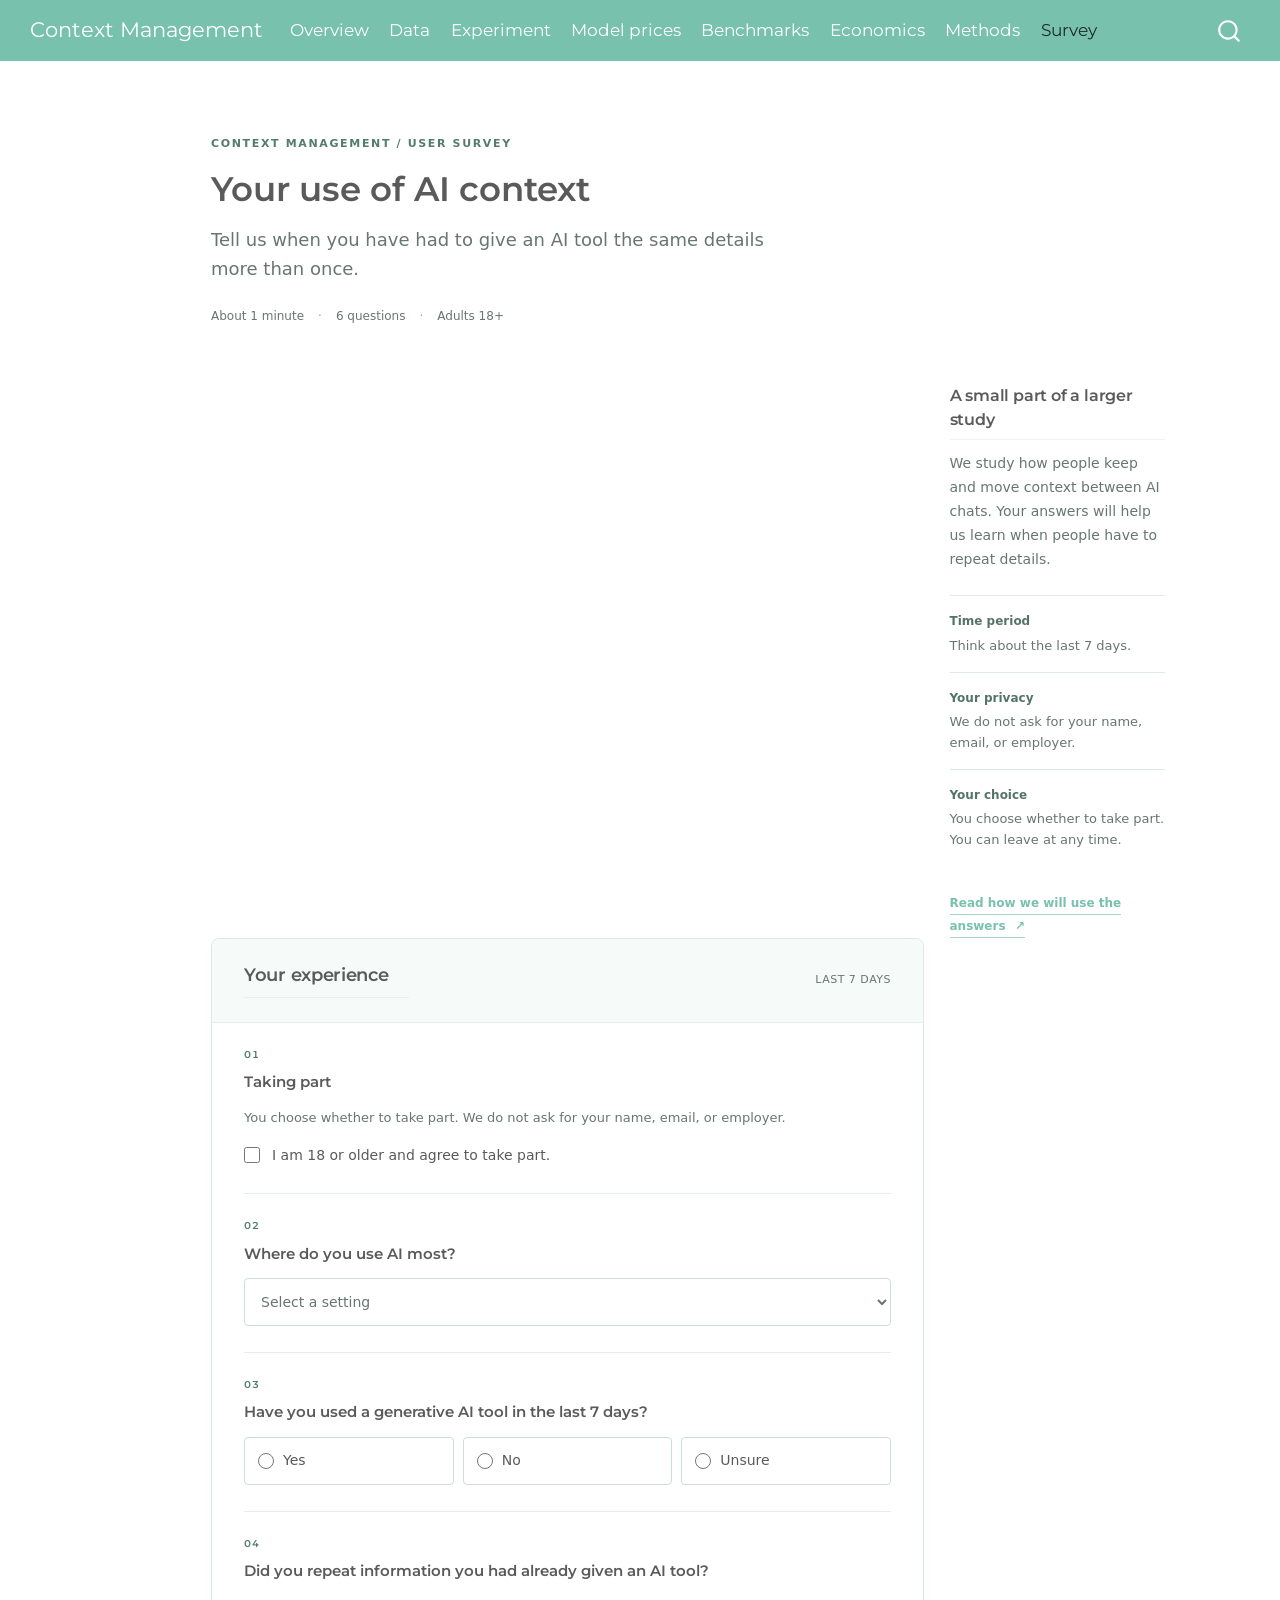
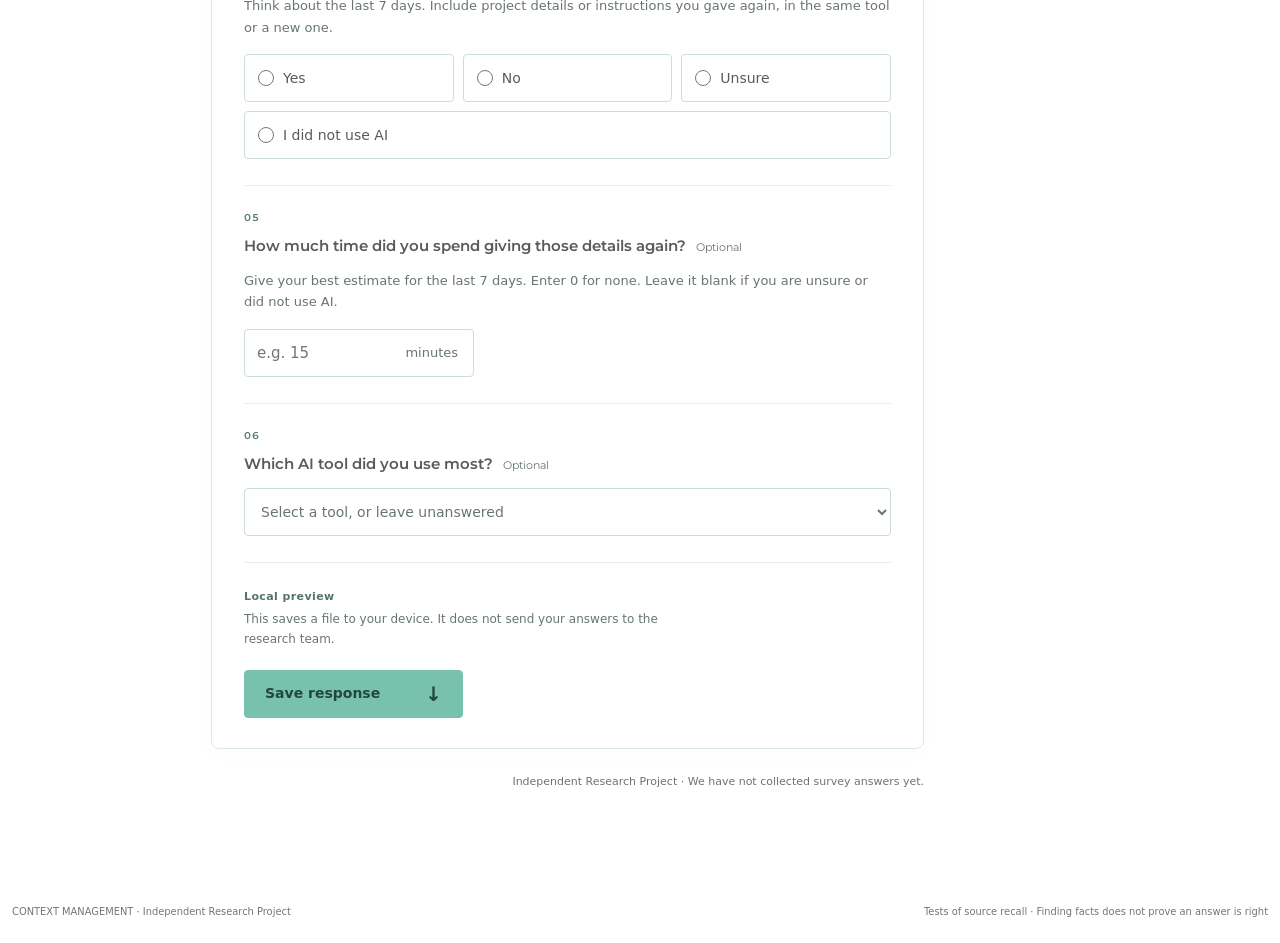
<file: docs/pulse.html>
<!DOCTYPE html>
<html xmlns="http://www.w3.org/1999/xhtml" lang="en" xml:lang="en"><head>

<meta charset="utf-8">
<meta name="generator" content="quarto-1.10.18">

<meta name="viewport" content="width=device-width, initial-scale=1.0, user-scalable=yes">


<title>AI context — User survey – Context Management</title>
<style>
/* Default styles provided by pandoc.
** See https://pandoc.org/MANUAL.html#variables-for-html for config info.
*/
span.smallcaps{font-variant: small-caps;}
div.columns{display: flex; gap: 1.5em;}
div.column{flex: auto;}
@media screen {
div.columns{gap: min(4vw, 1.5em);}
div.column{overflow-x: auto;}
}
div.hanging-indent{margin-left: 1.5em; text-indent: -1.5em;}
ul.task-list{list-style: none;}
ul.task-list li input[type="checkbox"] {
  width: 0.8em;
  margin: 0 0.8em 0.2em -1em; /* quarto-specific, see https://github.com/quarto-dev/quarto-cli/issues/4556 */ 
  vertical-align: middle;
}
</style>


<script src="site_libs/quarto-nav/quarto-nav.js"></script>
<script src="site_libs/clipboard/clipboard.min.js"></script>
<script src="site_libs/quarto-search/autocomplete.umd.js"></script>
<script src="site_libs/quarto-search/fuse.min.js"></script>
<script src="site_libs/quarto-search/quarto-search.js"></script>
<meta name="quarto:offset" content="./">
<script src="site_libs/quarto-html/quarto.js" type="module"></script>
<script src="site_libs/quarto-html/tabsets/tabsets.js" type="module"></script>
<script src="site_libs/quarto-html/popper.min.js"></script>
<script src="site_libs/quarto-html/tippy.umd.min.js"></script>
<script src="site_libs/quarto-html/anchor.min.js"></script>
<link href="site_libs/quarto-html/tippy.css" rel="stylesheet">
<link href="site_libs/quarto-html/quarto-syntax-highlighting-64a204ab8560d761af7679ceaba22944.css" rel="stylesheet" id="quarto-text-highlighting-styles">
<script src="site_libs/bootstrap/bootstrap.min.js"></script>
<link href="site_libs/bootstrap/bootstrap-icons.css" rel="stylesheet">
<link href="site_libs/bootstrap/bootstrap-f306a07c4fb173bd38603ab43a511bce.min.css" rel="stylesheet" append-hash="true" id="quarto-bootstrap" data-mode="light">
<script id="quarto-search-options" type="application/json">{
  "location": "navbar",
  "copy-button": false,
  "collapse-after": 3,
  "panel-placement": "end",
  "type": "overlay",
  "limit": 50,
  "keyboard-shortcut": [
    "f",
    "/",
    "s"
  ],
  "show-item-context": false,
  "language": {
    "search-no-results-text": "No results",
    "search-matching-documents-text": "matching documents",
    "search-copy-link-title": "Copy link to search",
    "search-hide-matches-text": "Hide additional matches",
    "search-more-match-text": "more match in this document",
    "search-more-matches-text": "more matches in this document",
    "search-clear-button-title": "Clear",
    "search-text-placeholder": "",
    "search-detached-cancel-button-title": "Cancel",
    "search-submit-button-title": "Submit",
    "search-label": "Search"
  }
}</script>


<link rel="stylesheet" href="assets/styles.css">
<link rel="stylesheet" href="assets/survey.css">
</head>

<body class="nav-fixed quarto-light">

<div id="quarto-search-results"></div>
  <header id="quarto-header" class="headroom fixed-top">
    <nav class="navbar navbar-expand-lg " data-bs-theme="dark">
      <div class="navbar-container container-fluid">
      <div class="navbar-brand-container mx-auto">
    <a class="navbar-brand" href="./index.html">
    <span class="navbar-title">Context Management</span>
    </a>
  </div>
            <div id="quarto-search" class="" title="Search"></div>
          <button class="navbar-toggler" type="button" data-bs-toggle="collapse" data-bs-target="#navbarCollapse" aria-controls="navbarCollapse" role="menu" aria-expanded="false" aria-label="Toggle navigation" onclick="if (window.quartoToggleHeadroom) { window.quartoToggleHeadroom(); }">
  <span class="navbar-toggler-icon"></span>
</button>
          <div class="collapse navbar-collapse" id="navbarCollapse">
            <ul class="navbar-nav navbar-nav-scroll me-auto">
  <li class="nav-item">
    <a class="nav-link" href="./index.html"> 
<span class="menu-text">Overview</span></a>
  </li>  
  <li class="nav-item">
    <a class="nav-link" href="./datasets.html"> 
<span class="menu-text">Data</span></a>
  </li>  
  <li class="nav-item">
    <a class="nav-link" href="./retrieval.html"> 
<span class="menu-text">Experiment</span></a>
  </li>  
  <li class="nav-item">
    <a class="nav-link" href="./market.html"> 
<span class="menu-text">Model prices</span></a>
  </li>  
  <li class="nav-item">
    <a class="nav-link" href="./evidence.html"> 
<span class="menu-text">Benchmarks</span></a>
  </li>  
  <li class="nav-item">
    <a class="nav-link" href="./economics.html"> 
<span class="menu-text">Economics</span></a>
  </li>  
  <li class="nav-item">
    <a class="nav-link" href="./methods.html"> 
<span class="menu-text">Methods</span></a>
  </li>  
  <li class="nav-item">
    <a class="nav-link active" href="./pulse.html" aria-current="page"> 
<span class="menu-text">Survey</span></a>
  </li>  
</ul>
          </div> <!-- /navcollapse -->
            <div class="quarto-navbar-tools">
</div>
      </div> <!-- /container-fluid -->
    </nav>
</header>
<!-- content -->
<div id="quarto-content" class="quarto-container page-columns page-rows-contents page-layout-full page-navbar">
<!-- sidebar -->
<!-- margin-sidebar -->
    
<!-- main -->
<main class="content page-columns page-full column-page" id="quarto-document-content">

<header id="title-block-header" class="quarto-title-block default">
<div class="quarto-title">
<h1 class="title">AI context — User survey</h1>
</div>



<div class="quarto-title-meta column-page">

    
  
    
  </div>
  


</header>


<div class="survey-shell page-columns page-full">
  <header class="survey-intro">
    <p class="survey-kicker">Context Management / User survey</p>
    <h1>Your use of AI context</h1>
    <p class="survey-lead">Tell us when you have had to give an AI tool the same details more than once.</p>
    <div class="survey-meta"><span>About 1 minute</span><span>6 questions</span><span>Adults 18+</span></div>
  </header>

  <div class="survey-layout page-columns page-full">
    <aside class="survey-aside" aria-label="About this survey">
      <h2 class="anchored">A small part of a larger study</h2>
      <p>We study how people keep and move context between AI chats. Your answers will help us learn when people have to repeat details.</p>
      <dl class="survey-facts">
        <div><dt>Time period</dt><dd>Think about the last 7 days.</dd></div>
        <div><dt>Your privacy</dt><dd>We do not ask for your name, email, or employer.</dd></div>
        <div><dt>Your choice</dt><dd>You choose whether to take part. You can leave at any time.</dd></div>
      </dl>
      <a class="survey-method-link" href="methods.html#survey-protocol">Read how we will use the answers <span aria-hidden="true">↗</span></a>
    </aside>

    <div class="survey-panel">
      <div class="survey-panel-heading"><h2 class="anchored">Your experience</h2><span>Last 7 days</span></div>
      <form id="pulse" class="research-survey">
        <fieldset class="survey-question consent-question">
          <legend><span class="question-number">01</span> Taking part</legend>
          <p class="question-hint">You choose whether to take part. We do not ask for your name, email, or employer.</p>
          <label class="consent-choice"><input type="checkbox" name="consent" required=""><span>I am 18 or older and agree to take part.</span></label>
        </fieldset>

        <fieldset class="survey-question">
          <legend><span class="question-number">02</span> Where do you use AI most?</legend>
          <select name="setting" required="" aria-label="Main setting"><option value="" disabled="" selected="">Select a setting</option><option>Paid work</option><option>Education or training</option><option>Personal use</option><option>I do not use AI</option><option>Prefer not to say</option></select>
        </fieldset>

        <fieldset class="survey-question">
          <legend><span class="question-number">03</span> Have you used a generative AI tool in the last 7 days?</legend>
          <div class="answer-grid"><label class="answer-choice"><input type="radio" name="recent_use" value="Yes" required=""><span>Yes</span></label><label class="answer-choice"><input type="radio" name="recent_use" value="No"><span>No</span></label><label class="answer-choice"><input type="radio" name="recent_use" value="Unsure"><span>Unsure</span></label></div>
        </fieldset>

        <fieldset class="survey-question">
          <legend><span class="question-number">04</span> Did you repeat information you had already given an AI tool?</legend>
          <p class="question-hint" id="context-hint">Think about the last 7 days. Include project details or instructions you gave again, in the same tool or a new one.</p>
          <div class="answer-grid" aria-describedby="context-hint"><label class="answer-choice"><input type="radio" name="reentered" value="Yes" required=""><span>Yes</span></label><label class="answer-choice"><input type="radio" name="reentered" value="No"><span>No</span></label><label class="answer-choice"><input type="radio" name="reentered" value="Unsure"><span>Unsure</span></label><label class="answer-choice answer-wide"><input type="radio" name="reentered" value="Not applicable"><span>I did not use AI</span></label></div>
        </fieldset>

        <fieldset class="survey-question">
          <legend><span class="question-number">05</span> How much time did you spend giving those details again? <span class="optional-label">Optional</span></legend>
          <p class="question-hint" id="minutes-hint">Give your best estimate for the last 7 days. Enter 0 for none. Leave it blank if you are unsure or did not use AI.</p>
          <div class="minutes-field"><input type="number" name="minutes" min="0" max="10080" step="1" placeholder="e.g. 15" aria-label="Minutes spent re-entering information" aria-describedby="minutes-hint"><span aria-hidden="true">minutes</span></div>
        </fieldset>

        <fieldset class="survey-question">
          <legend><span class="question-number">06</span> Which AI tool did you use most? <span class="optional-label">Optional</span></legend>
          <select name="tool" aria-label="Most used tool"><option value="">Select a tool, or leave unanswered</option><option>ChatGPT</option><option>Claude</option><option>Gemini</option><option>Microsoft Copilot</option><option>GitHub Copilot</option><option>Grok</option><option>DeepSeek</option><option>Perplexity</option><option>Other</option></select>
        </fieldset>

        <div class="survey-actions">
          <p class="survey-save-note"><strong>Local preview</strong> This saves a file to your device. It does not send your answers to the research team.</p>
          <button class="survey-submit" type="submit">Save response <span aria-hidden="true">↓</span></button>
          <p id="pulse-status" role="status" aria-live="polite"></p>
        </div>
      </form>
    </div>
  </div>
  <footer class="survey-page-note">Independent Research Project · We have not collected survey answers yet.</footer>
</div>
<script src="assets/pulse.js"></script>



</main> <!-- /main -->
<script src="assets/explorer.js"></script>
<script src="assets/research.js"></script>
<script id="quarto-html-after-body" type="application/javascript">
  window.document.addEventListener("DOMContentLoaded", function (event) {
    const icon = "";
    const anchorJS = new window.AnchorJS();
    anchorJS.options = {
      placement: 'right',
      icon: icon
    };
    anchorJS.add('.anchored');
    const isCodeAnnotation = (el) => {
      for (const clz of el.classList) {
        if (clz.startsWith('code-annotation-')) {                     
          return true;
        }
      }
      return false;
    }
    const onCopySuccess = function(e) {
      // button target
      const button = e.trigger;
      // don't keep focus
      button.blur();
      // flash "checked"
      button.classList.add('code-copy-button-checked');
      var currentTitle = button.getAttribute("title");
      button.setAttribute("title", "Copied!");
      let tooltip;
      if (window.bootstrap) {
        button.setAttribute("data-bs-toggle", "tooltip");
        button.setAttribute("data-bs-placement", "left");
        button.setAttribute("data-bs-title", "Copied!");
        tooltip = new bootstrap.Tooltip(button, 
          { trigger: "manual", 
            customClass: "code-copy-button-tooltip",
            offset: [0, -8]});
        tooltip.show();    
      }
      setTimeout(function() {
        if (tooltip) {
          tooltip.hide();
          button.removeAttribute("data-bs-title");
          button.removeAttribute("data-bs-toggle");
          button.removeAttribute("data-bs-placement");
        }
        button.setAttribute("title", currentTitle);
        button.classList.remove('code-copy-button-checked');
      }, 1000);
      // clear code selection
      e.clearSelection();
    }
    const getTextToCopy = function(trigger) {
      const outerScaffold = trigger.parentElement.cloneNode(true);
      const codeEl = outerScaffold.querySelector('code');
      for (const childEl of codeEl.children) {
        if (isCodeAnnotation(childEl)) {
          childEl.remove();
        }
      }
      return codeEl.innerText;
    }
    const clipboard = new window.ClipboardJS('.code-copy-button:not([data-in-quarto-modal])', {
      text: getTextToCopy
    });
    clipboard.on('success', onCopySuccess);
    if (window.document.getElementById('quarto-embedded-source-code-modal')) {
      const clipboardModal = new window.ClipboardJS('.code-copy-button[data-in-quarto-modal]', {
        text: getTextToCopy,
        container: window.document.getElementById('quarto-embedded-source-code-modal')
      });
      clipboardModal.on('success', onCopySuccess);
    }
      var localhostRegex = new RegExp(/^(?:http|https):\/\/localhost\:?[0-9]*\//);
      var mailtoRegex = new RegExp(/^mailto:/);
        var filterRegex = new RegExp("https:\/\/sbachani28\.github\.io\/ai-context-management\/");
      var isInternal = (href) => {
          return filterRegex.test(href) || localhostRegex.test(href) || mailtoRegex.test(href);
      }
      // Inspect non-navigation links and adorn them if external
     var links = window.document.querySelectorAll('a[href]:not(.nav-link):not(.navbar-brand):not(.toc-action):not(.sidebar-link):not(.sidebar-item-toggle):not(.pagination-link):not(.no-external):not([aria-hidden]):not(.dropdown-item):not(.quarto-navigation-tool):not(.about-link)');
      for (var i=0; i<links.length; i++) {
        const link = links[i];
        if (!isInternal(link.href)) {
          // undo the damage that might have been done by quarto-nav.js in the case of
          // links that we want to consider external
          if (link.dataset.originalHref !== undefined) {
            link.href = link.dataset.originalHref;
          }
        }
      }
    function tippyHover(el, contentFn, onTriggerFn, onUntriggerFn) {
      const config = {
        allowHTML: true,
        maxWidth: 500,
        delay: 100,
        arrow: false,
        appendTo: function(el) {
            return el.parentElement;
        },
        interactive: true,
        interactiveBorder: 10,
        theme: 'quarto',
        placement: 'bottom-start',
      };
      if (contentFn) {
        config.content = contentFn;
      }
      if (onTriggerFn) {
        config.onTrigger = onTriggerFn;
      }
      if (onUntriggerFn) {
        config.onUntrigger = onUntriggerFn;
      }
      window.tippy(el, config); 
    }
    const noterefs = window.document.querySelectorAll('a[role="doc-noteref"]');
    for (var i=0; i<noterefs.length; i++) {
      const ref = noterefs[i];
      tippyHover(ref, function() {
        // use id or data attribute instead here
        let href = ref.getAttribute('data-footnote-href') || ref.getAttribute('href');
        try { href = new URL(href).hash; } catch {}
        const id = href.replace(/^#\/?/, "");
        const note = window.document.getElementById(id);
        if (note) {
          return note.innerHTML;
        } else {
          return "";
        }
      });
    }
    const xrefs = window.document.querySelectorAll('a.quarto-xref');
    const processXRef = (id, note) => {
      // Strip column container classes
      const stripColumnClz = (el) => {
        el.classList.remove("page-full", "page-columns");
        if (el.children) {
          for (const child of el.children) {
            stripColumnClz(child);
          }
        }
      }
      stripColumnClz(note)
      if (id === null || id.startsWith('sec-')) {
        // Special case sections, only their first couple elements
        const container = document.createElement("div");
        if (note.children && note.children.length > 2) {
          container.appendChild(note.children[0].cloneNode(true));
          for (let i = 1; i < note.children.length; i++) {
            const child = note.children[i];
            if (child.tagName === "P" && child.innerText === "") {
              continue;
            } else {
              container.appendChild(child.cloneNode(true));
              break;
            }
          }
          if (window.Quarto?.typesetMath) {
            window.Quarto.typesetMath(container);
          }
          return container.innerHTML
        } else {
          if (window.Quarto?.typesetMath) {
            window.Quarto.typesetMath(note);
          }
          return note.innerHTML;
        }
      } else {
        // Remove any anchor links if they are present
        const anchorLink = note.querySelector('a.anchorjs-link');
        if (anchorLink) {
          anchorLink.remove();
        }
        if (window.Quarto?.typesetMath) {
          window.Quarto.typesetMath(note);
        }
        if (note.classList.contains("callout")) {
          return note.outerHTML;
        } else {
          return note.innerHTML;
        }
      }
    }
    for (var i=0; i<xrefs.length; i++) {
      const xref = xrefs[i];
      tippyHover(xref, undefined, function(instance) {
        instance.disable();
        let url = xref.getAttribute('href');
        let hash = undefined; 
        if (url.startsWith('#')) {
          hash = url;
        } else {
          try { hash = new URL(url).hash; } catch {}
        }
        if (hash) {
          const id = hash.replace(/^#\/?/, "");
          const note = window.document.getElementById(id);
          if (note !== null) {
            try {
              const html = processXRef(id, note.cloneNode(true));
              instance.setContent(html);
            } finally {
              instance.enable();
              instance.show();
            }
          } else {
            // See if we can fetch this
            fetch(url.split('#')[0])
            .then(res => res.text())
            .then(html => {
              const parser = new DOMParser();
              const htmlDoc = parser.parseFromString(html, "text/html");
              const note = htmlDoc.getElementById(id);
              if (note !== null) {
                const html = processXRef(id, note);
                instance.setContent(html);
              } 
            }).finally(() => {
              instance.enable();
              instance.show();
            });
          }
        } else {
          // See if we can fetch a full url (with no hash to target)
          // This is a special case and we should probably do some content thinning / targeting
          fetch(url)
          .then(res => res.text())
          .then(html => {
            const parser = new DOMParser();
            const htmlDoc = parser.parseFromString(html, "text/html");
            const note = htmlDoc.querySelector('main.content');
            if (note !== null) {
              // This should only happen for chapter cross references
              // (since there is no id in the URL)
              // remove the first header
              if (note.children.length > 0 && note.children[0].tagName === "HEADER") {
                note.children[0].remove();
              }
              const html = processXRef(null, note);
              instance.setContent(html);
            } 
          }).finally(() => {
            instance.enable();
            instance.show();
          });
        }
      }, function(instance) {
      });
    }
        let selectedAnnoteEl;
        const selectorForAnnotation = ( cell, annotation) => {
          let cellAttr = 'data-code-cell="' + cell + '"';
          let lineAttr = 'data-code-annotation="' +  annotation + '"';
          const selector = 'span[' + cellAttr + '][' + lineAttr + ']';
          return selector;
        }
        const selectCodeLines = (annoteEl) => {
          const doc = window.document;
          const targetCell = annoteEl.getAttribute("data-target-cell");
          const targetAnnotation = annoteEl.getAttribute("data-target-annotation");
          const annoteSpan = window.document.querySelector(selectorForAnnotation(targetCell, targetAnnotation));
          const lines = annoteSpan.getAttribute("data-code-lines").split(",");
          const lineIds = lines.map((line) => {
            return targetCell + "-" + line;
          })
          let top = null;
          let height = null;
          let parent = null;
          if (lineIds.length > 0) {
              //compute the position of the single el (top and bottom and make a div)
              const el = window.document.getElementById(lineIds[0]);
              top = el.offsetTop;
              height = el.offsetHeight;
              parent = el.parentElement.parentElement;
            if (lineIds.length > 1) {
              const lastEl = window.document.getElementById(lineIds[lineIds.length - 1]);
              const bottom = lastEl.offsetTop + lastEl.offsetHeight;
              height = bottom - top;
            }
            if (top !== null && height !== null && parent !== null) {
              // cook up a div (if necessary) and position it 
              let div = window.document.getElementById("code-annotation-line-highlight");
              if (div === null) {
                div = window.document.createElement("div");
                div.setAttribute("id", "code-annotation-line-highlight");
                div.style.position = 'absolute';
                parent.appendChild(div);
              }
              div.style.top = top - 2 + "px";
              div.style.height = height + 4 + "px";
              div.style.left = 0;
              let gutterDiv = window.document.getElementById("code-annotation-line-highlight-gutter");
              if (gutterDiv === null) {
                gutterDiv = window.document.createElement("div");
                gutterDiv.setAttribute("id", "code-annotation-line-highlight-gutter");
                gutterDiv.style.position = 'absolute';
                const codeCell = window.document.getElementById(targetCell);
                const gutter = codeCell.querySelector('.code-annotation-gutter');
                gutter.appendChild(gutterDiv);
              }
              gutterDiv.style.top = top - 2 + "px";
              gutterDiv.style.height = height + 4 + "px";
            }
            selectedAnnoteEl = annoteEl;
          }
        };
        const unselectCodeLines = () => {
          const elementsIds = ["code-annotation-line-highlight", "code-annotation-line-highlight-gutter"];
          elementsIds.forEach((elId) => {
            const div = window.document.getElementById(elId);
            if (div) {
              div.remove();
            }
          });
          selectedAnnoteEl = undefined;
        };
          // Handle positioning of the toggle
      window.addEventListener(
        "resize",
        throttle(() => {
          elRect = undefined;
          if (selectedAnnoteEl) {
            selectCodeLines(selectedAnnoteEl);
          }
        }, 10)
      );
      function throttle(fn, ms) {
      let throttle = false;
      let timer;
        return (...args) => {
          if(!throttle) { // first call gets through
              fn.apply(this, args);
              throttle = true;
          } else { // all the others get throttled
              if(timer) clearTimeout(timer); // cancel #2
              timer = setTimeout(() => {
                fn.apply(this, args);
                timer = throttle = false;
              }, ms);
          }
        };
      }
        // Attach click handler to the DT
        const annoteDls = window.document.querySelectorAll('dt[data-target-cell]');
        for (const annoteDlNode of annoteDls) {
          annoteDlNode.addEventListener('click', (event) => {
            const clickedEl = event.target;
            if (clickedEl !== selectedAnnoteEl) {
              unselectCodeLines();
              const activeEl = window.document.querySelector('dt[data-target-cell].code-annotation-active');
              if (activeEl) {
                activeEl.classList.remove('code-annotation-active');
              }
              selectCodeLines(clickedEl);
              clickedEl.classList.add('code-annotation-active');
            } else {
              // Unselect the line
              unselectCodeLines();
              clickedEl.classList.remove('code-annotation-active');
            }
          });
        }
    const findCites = (el) => {
      const parentEl = el.parentElement;
      if (parentEl) {
        const cites = parentEl.dataset.cites;
        if (cites) {
          return {
            el,
            cites: cites.split(' ')
          };
        } else {
          return findCites(el.parentElement)
        }
      } else {
        return undefined;
      }
    };
    var bibliorefs = window.document.querySelectorAll('a[role="doc-biblioref"]');
    for (var i=0; i<bibliorefs.length; i++) {
      const ref = bibliorefs[i];
      const citeInfo = findCites(ref);
      if (citeInfo) {
        tippyHover(citeInfo.el, function() {
          var popup = window.document.createElement('div');
          citeInfo.cites.forEach(function(cite) {
            var citeDiv = window.document.createElement('div');
            citeDiv.classList.add('hanging-indent');
            citeDiv.classList.add('csl-entry');
            var biblioDiv = window.document.getElementById('ref-' + cite);
            if (biblioDiv) {
              citeDiv.innerHTML = biblioDiv.innerHTML;
            }
            popup.appendChild(citeDiv);
          });
          return popup.innerHTML;
        });
      }
    }
  });
  </script>
</div> <!-- /content -->
<footer class="footer">
  <div class="nav-footer">
    <div class="nav-footer-left">
<p>CONTEXT MANAGEMENT · Independent Research Project</p>
</div>   
    <div class="nav-footer-center">
      &nbsp;
    </div>
    <div class="nav-footer-right">
<p>Tests of source recall · Finding facts does not prove an answer is right</p>
</div>
  </div>
</footer>




</body></html>
</file>
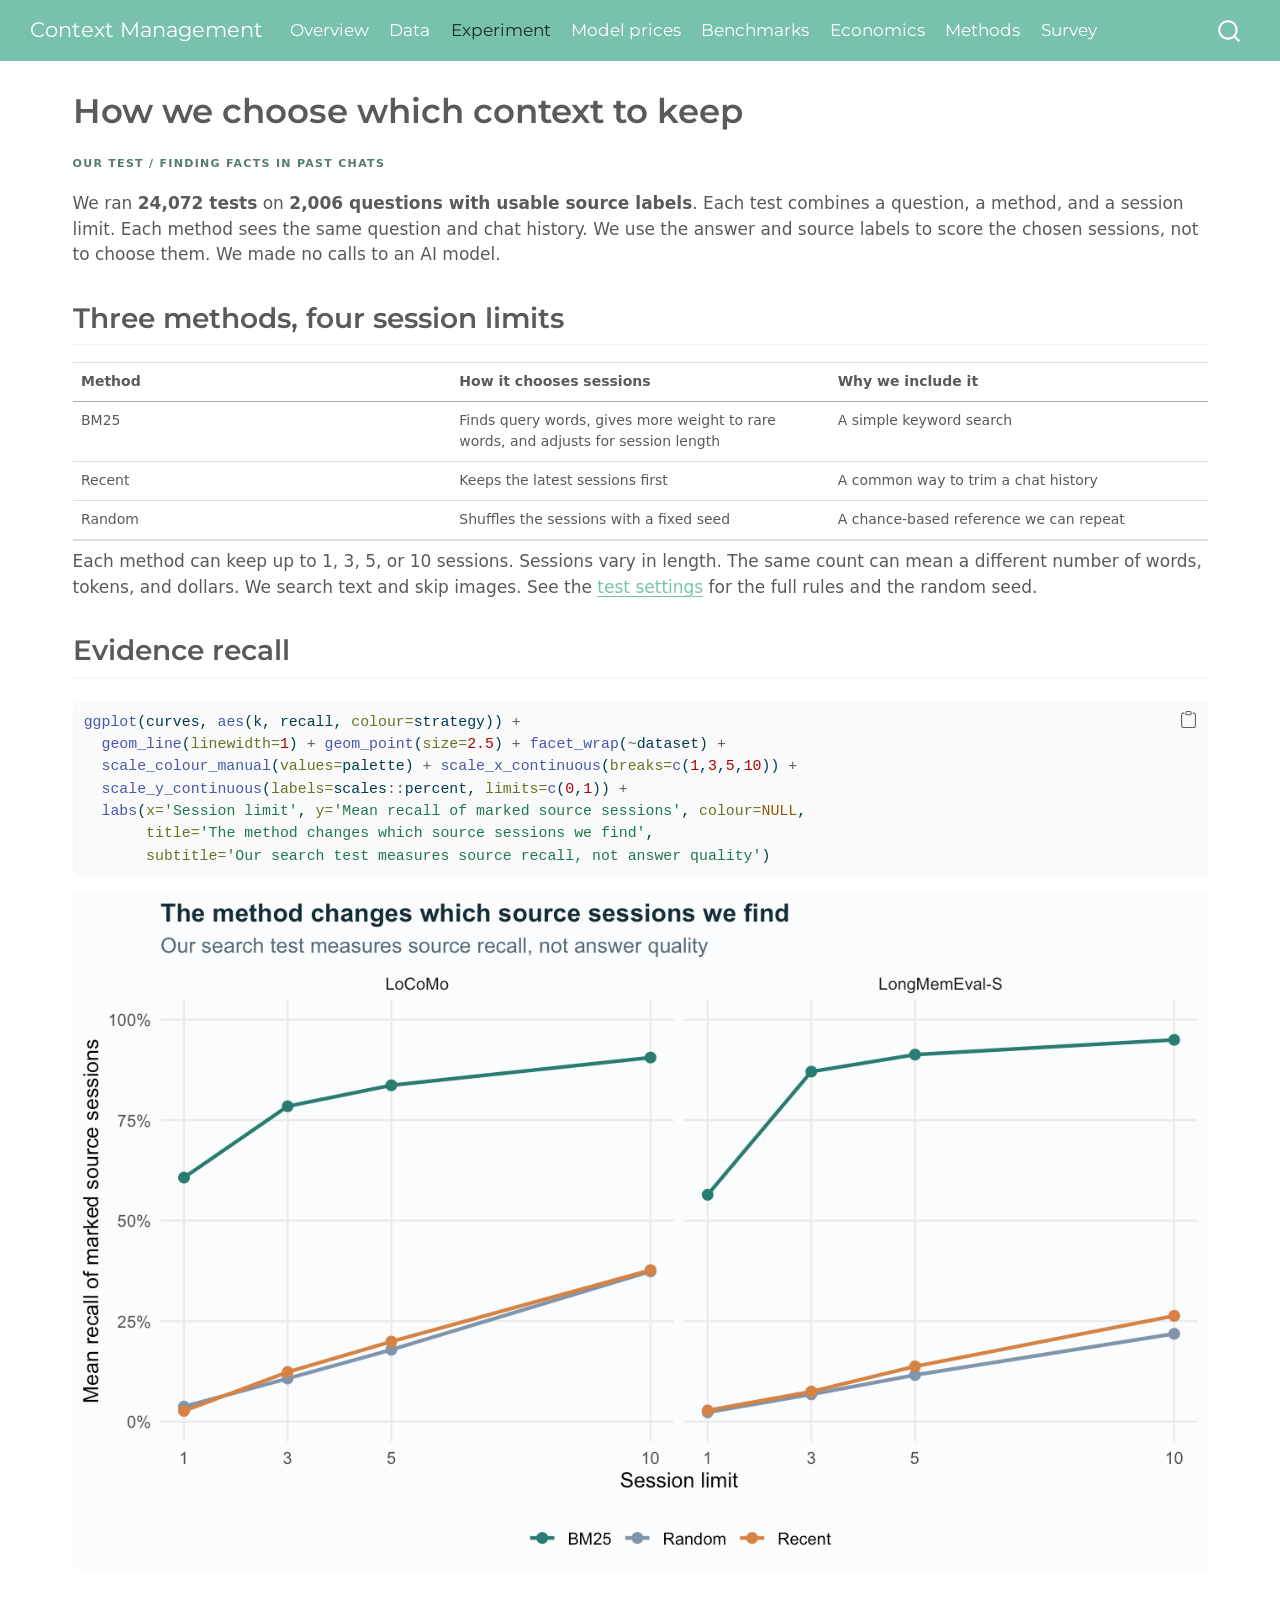
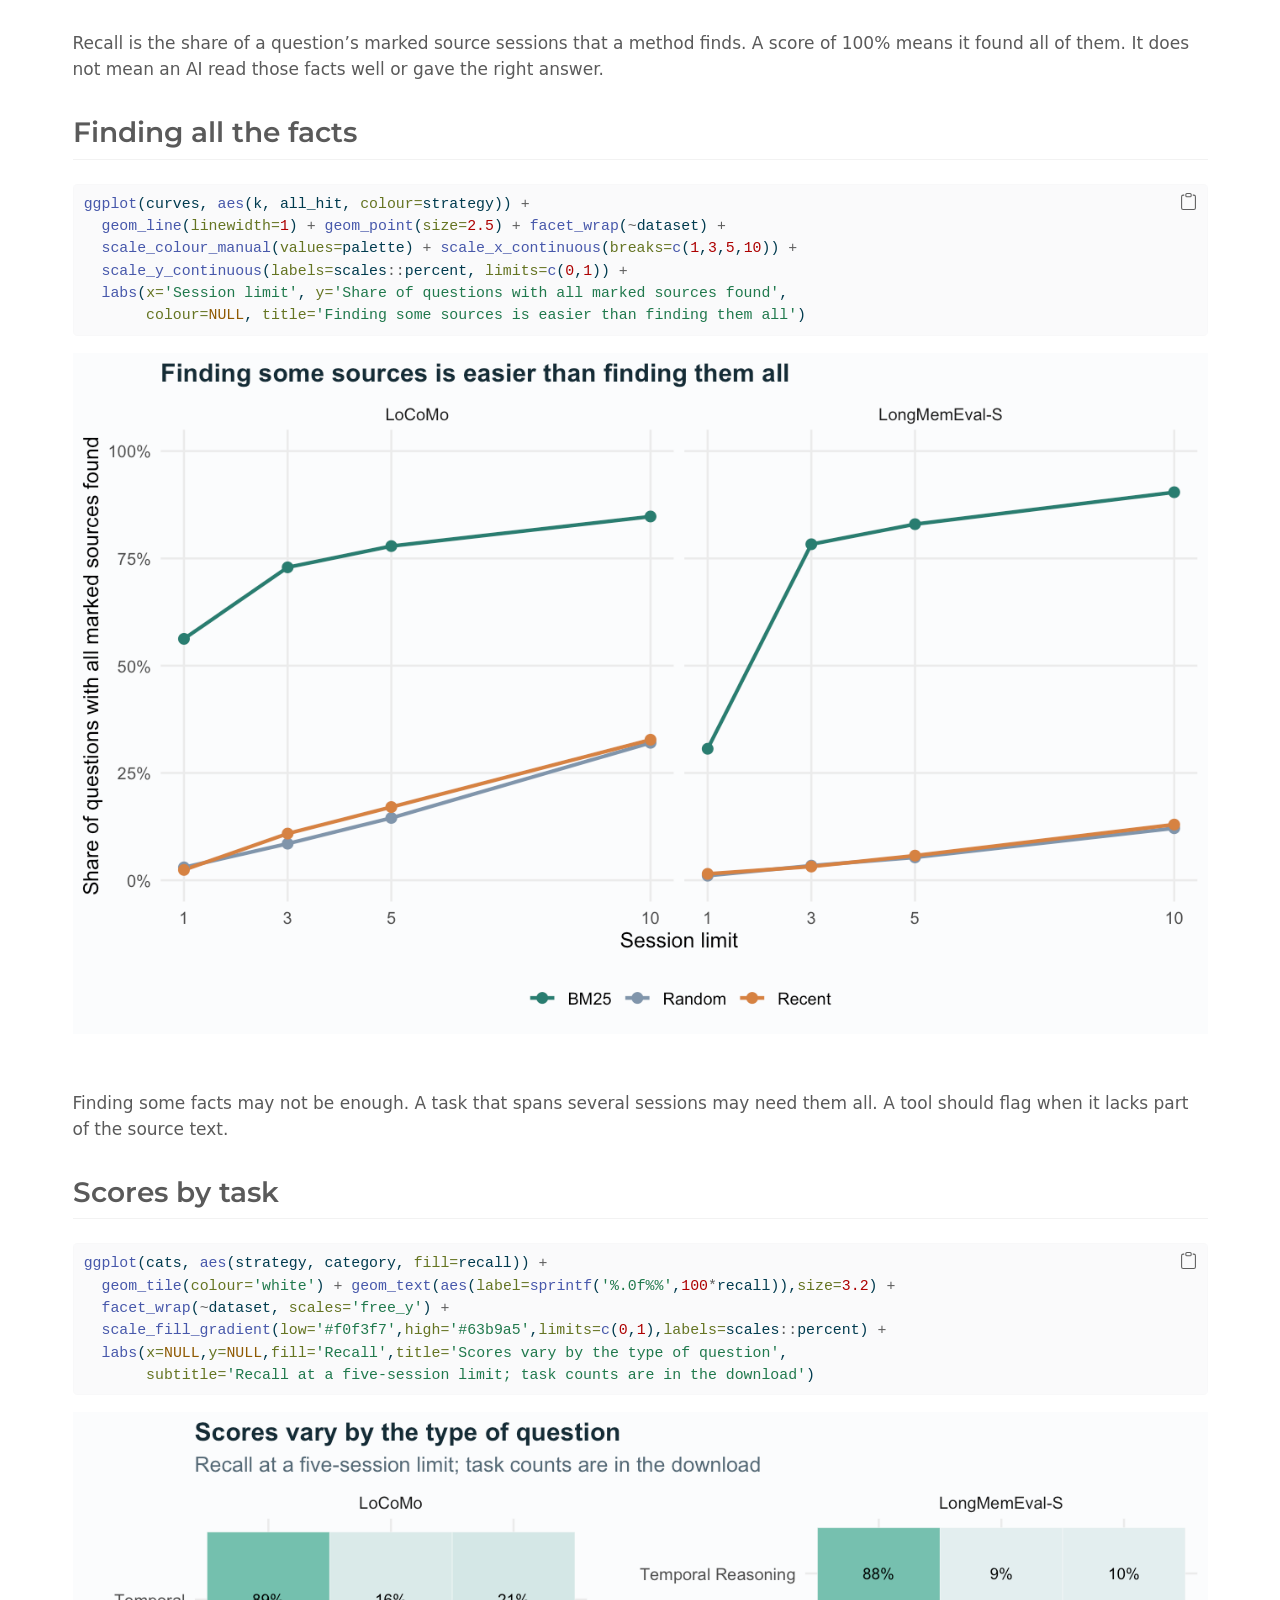
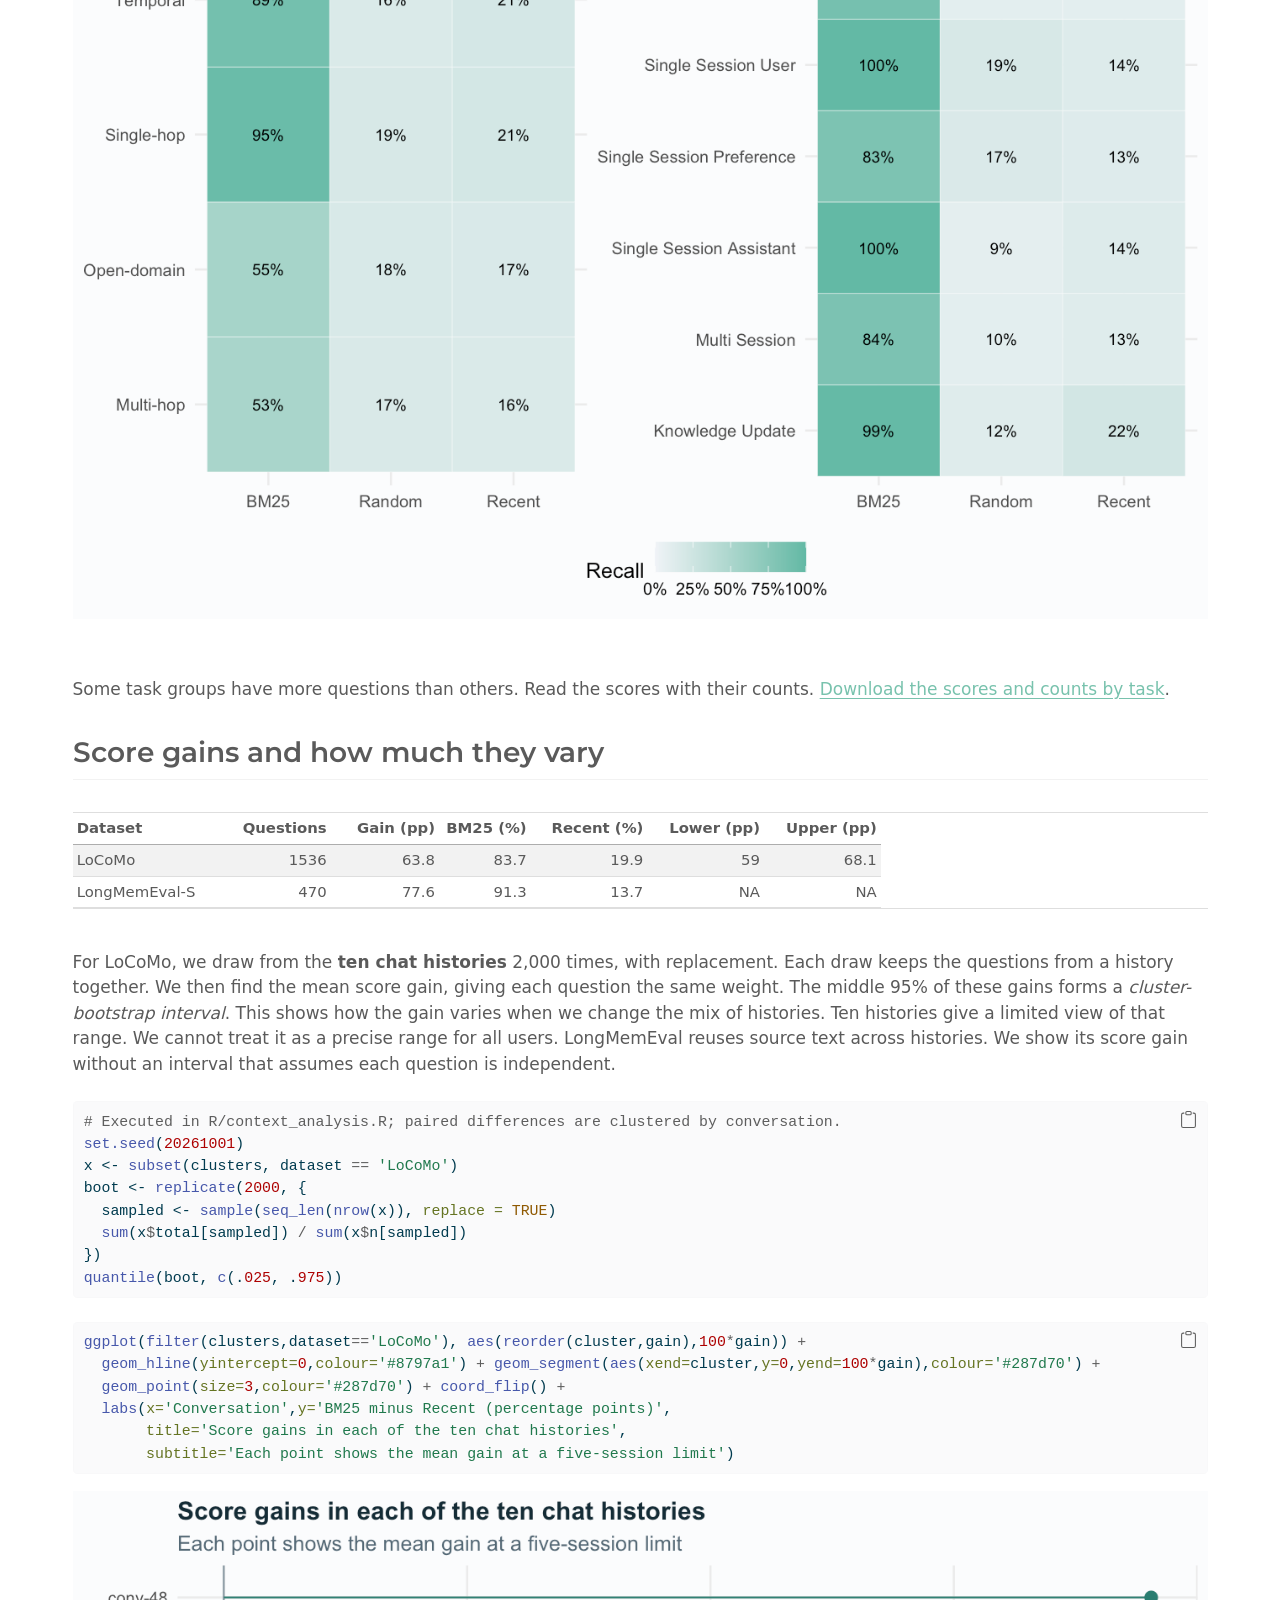
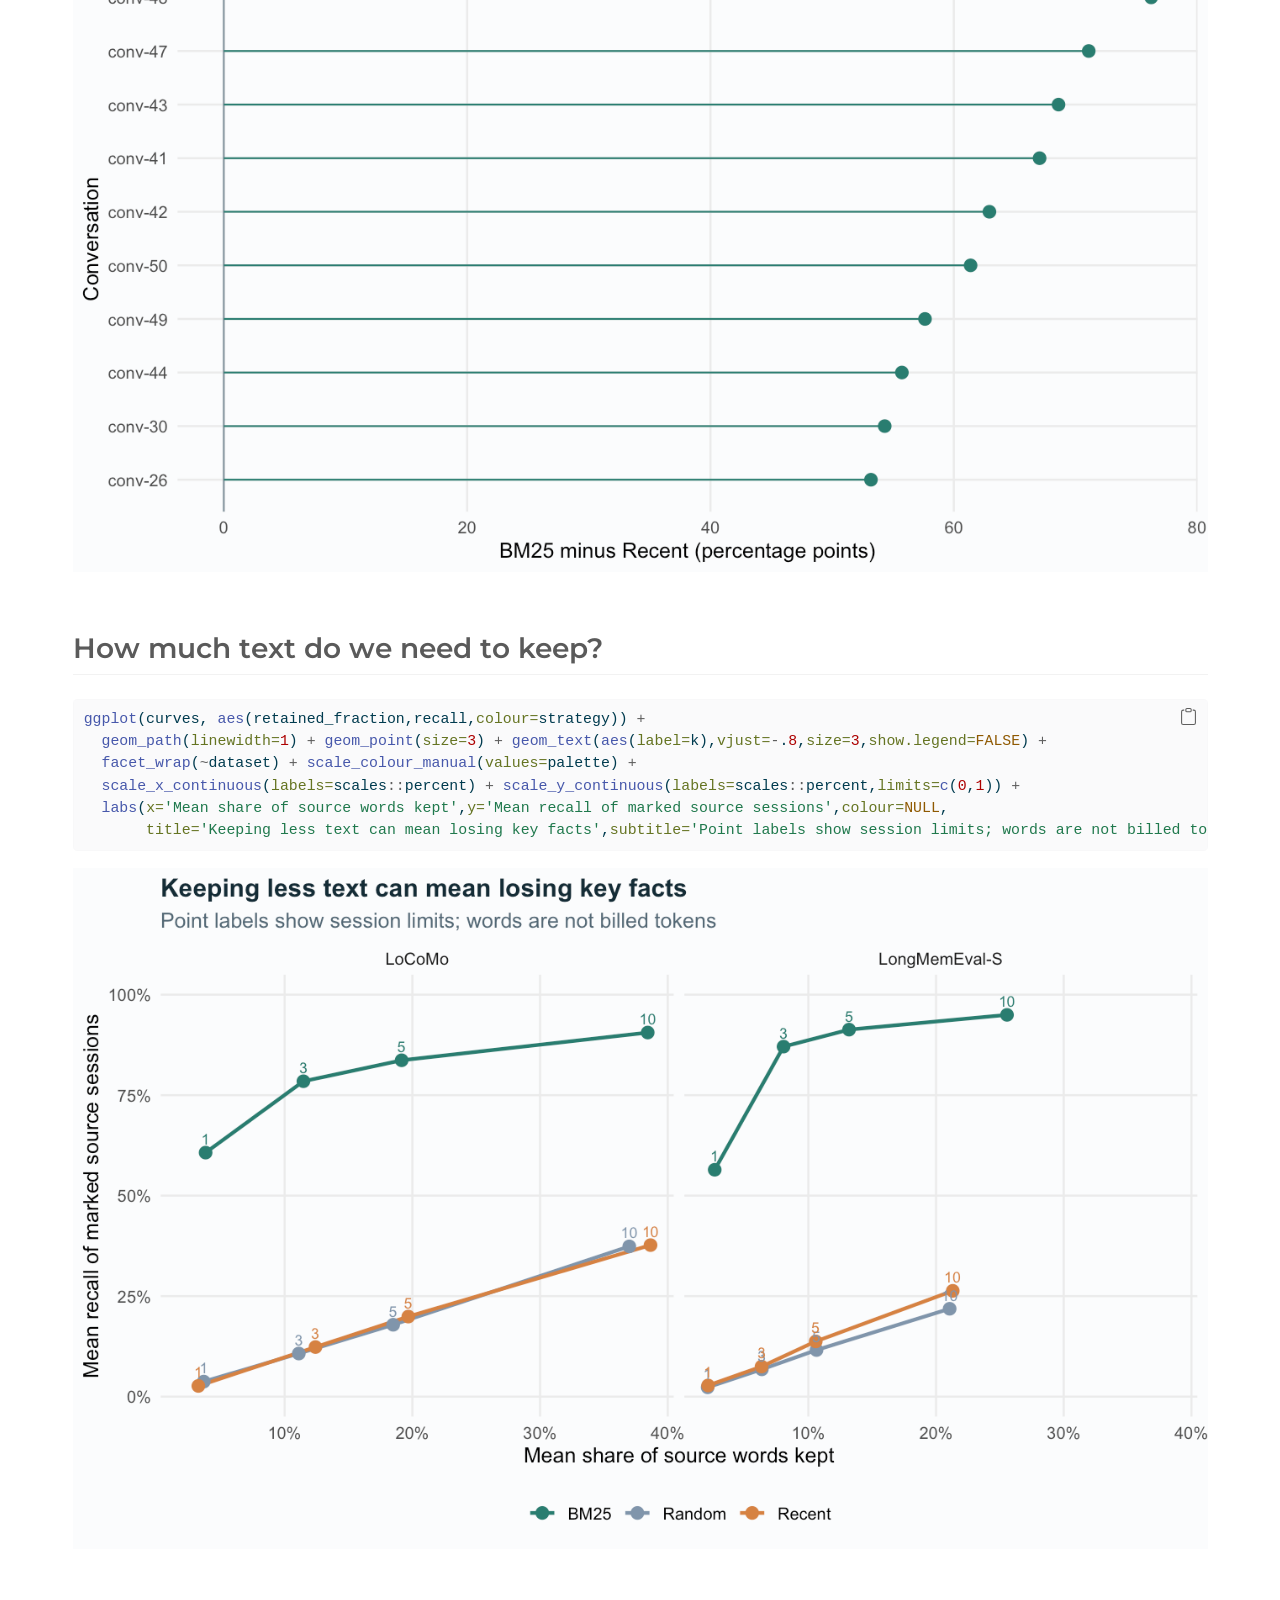
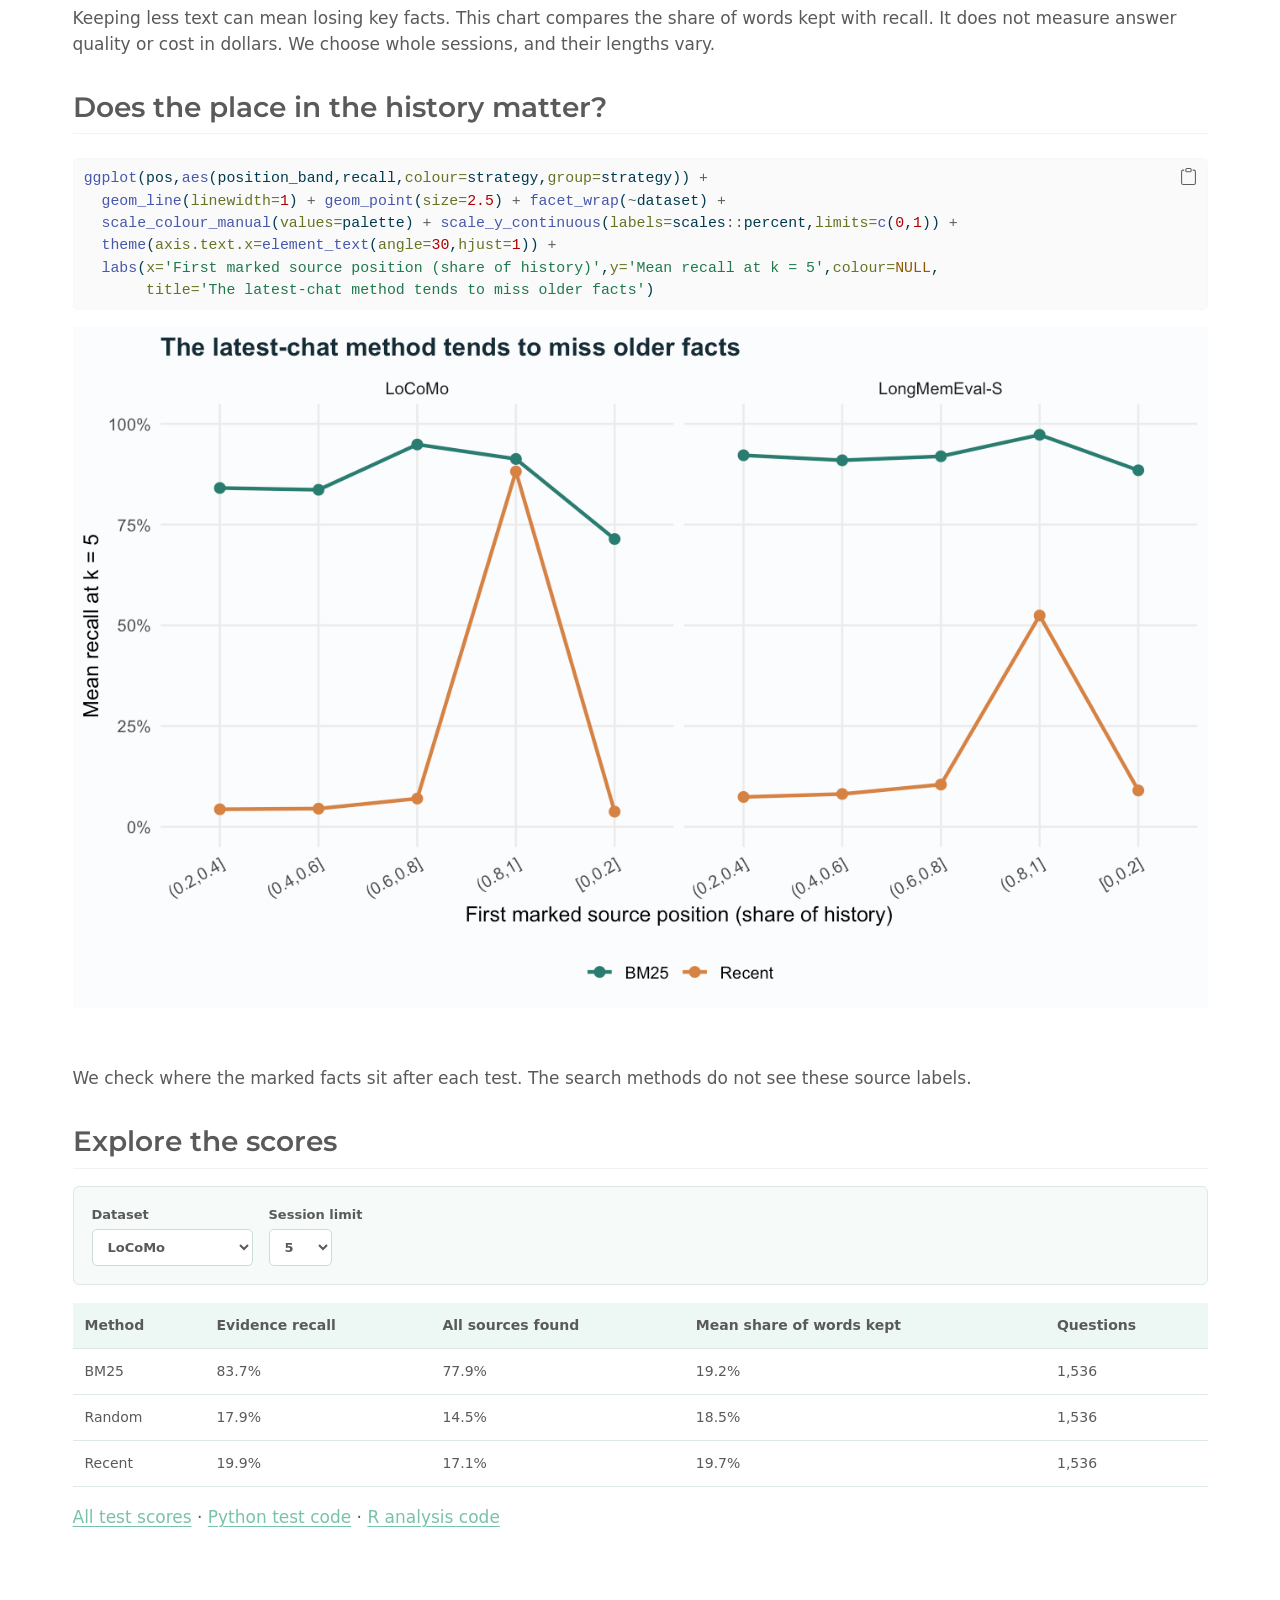
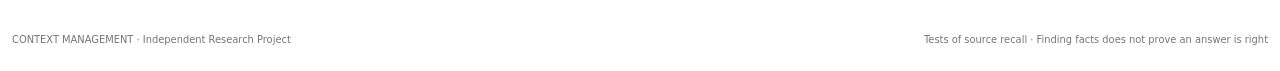
<file: docs/retrieval.html>
<!DOCTYPE html>
<html xmlns="http://www.w3.org/1999/xhtml" lang="en" xml:lang="en"><head>

<meta charset="utf-8">
<meta name="generator" content="quarto-1.10.18">

<meta name="viewport" content="width=device-width, initial-scale=1.0, user-scalable=yes">


<title>How we choose which context to keep – Context Management</title>
<style>
/* Default styles provided by pandoc.
** See https://pandoc.org/MANUAL.html#variables-for-html for config info.
*/
span.smallcaps{font-variant: small-caps;}
div.columns{display: flex; gap: 1.5em;}
div.column{flex: auto;}
@media screen {
div.columns{gap: min(4vw, 1.5em);}
div.column{overflow-x: auto;}
}
div.hanging-indent{margin-left: 1.5em; text-indent: -1.5em;}
ul.task-list{list-style: none;}
ul.task-list li input[type="checkbox"] {
  width: 0.8em;
  margin: 0 0.8em 0.2em -1em; /* quarto-specific, see https://github.com/quarto-dev/quarto-cli/issues/4556 */ 
  vertical-align: middle;
}
/* CSS for syntax highlighting */
html { -webkit-text-size-adjust: 100%; }
pre > code.sourceCode { white-space: pre; position: relative; }
pre > code.sourceCode > span { display: inline-block; line-height: 1.25; }
pre > code.sourceCode > span:empty { height: 1.2em; }
.sourceCode { overflow: visible; }
code.sourceCode > span { color: inherit; text-decoration: inherit; }
div.sourceCode { margin: 1em 0; }
pre.sourceCode { margin: 0; }
@media screen {
div.sourceCode { overflow: auto; }
}
@media print {
pre > code.sourceCode { white-space: pre-wrap; }
pre > code.sourceCode > span { text-indent: -5em; padding-left: 5em; }
}
pre.numberSource code
  { counter-reset: source-line 0; }
pre.numberSource code > span
  { position: relative; left: -4em; counter-increment: source-line; }
pre.numberSource code > span > a:first-child::before
  { content: counter(source-line);
    position: relative; left: -1em; text-align: right; vertical-align: baseline;
    border: none; display: inline-block;
    -webkit-touch-callout: none; -webkit-user-select: none;
    -khtml-user-select: none; -moz-user-select: none;
    -ms-user-select: none; user-select: none;
    padding: 0 4px; width: 4em;
  }
pre.numberSource { margin-left: 3em;  padding-left: 4px; }
div.sourceCode
  {   }
@media screen {
pre > code.sourceCode > span > a:first-child::before { text-decoration: underline; }
}
</style>


<script src="site_libs/quarto-nav/quarto-nav.js"></script>
<script src="site_libs/clipboard/clipboard.min.js"></script>
<script src="site_libs/quarto-search/autocomplete.umd.js"></script>
<script src="site_libs/quarto-search/fuse.min.js"></script>
<script src="site_libs/quarto-search/quarto-search.js"></script>
<meta name="quarto:offset" content="./">
<script src="site_libs/quarto-html/quarto.js" type="module"></script>
<script src="site_libs/quarto-html/tabsets/tabsets.js" type="module"></script>
<script src="site_libs/quarto-html/popper.min.js"></script>
<script src="site_libs/quarto-html/tippy.umd.min.js"></script>
<script src="site_libs/quarto-html/anchor.min.js"></script>
<link href="site_libs/quarto-html/tippy.css" rel="stylesheet">
<link href="site_libs/quarto-html/quarto-syntax-highlighting-64a204ab8560d761af7679ceaba22944.css" rel="stylesheet" id="quarto-text-highlighting-styles">
<script src="site_libs/bootstrap/bootstrap.min.js"></script>
<link href="site_libs/bootstrap/bootstrap-icons.css" rel="stylesheet">
<link href="site_libs/bootstrap/bootstrap-f306a07c4fb173bd38603ab43a511bce.min.css" rel="stylesheet" append-hash="true" id="quarto-bootstrap" data-mode="light">
<script id="quarto-search-options" type="application/json">{
  "location": "navbar",
  "copy-button": false,
  "collapse-after": 3,
  "panel-placement": "end",
  "type": "overlay",
  "limit": 50,
  "keyboard-shortcut": [
    "f",
    "/",
    "s"
  ],
  "show-item-context": false,
  "language": {
    "search-no-results-text": "No results",
    "search-matching-documents-text": "matching documents",
    "search-copy-link-title": "Copy link to search",
    "search-hide-matches-text": "Hide additional matches",
    "search-more-match-text": "more match in this document",
    "search-more-matches-text": "more matches in this document",
    "search-clear-button-title": "Clear",
    "search-text-placeholder": "",
    "search-detached-cancel-button-title": "Cancel",
    "search-submit-button-title": "Submit",
    "search-label": "Search"
  }
}</script>


<link rel="stylesheet" href="assets/styles.css">
</head>

<body class="nav-fixed quarto-light">

<div id="quarto-search-results"></div>
  <header id="quarto-header" class="headroom fixed-top">
    <nav class="navbar navbar-expand-lg " data-bs-theme="dark">
      <div class="navbar-container container-fluid">
      <div class="navbar-brand-container mx-auto">
    <a class="navbar-brand" href="./index.html">
    <span class="navbar-title">Context Management</span>
    </a>
  </div>
            <div id="quarto-search" class="" title="Search"></div>
          <button class="navbar-toggler" type="button" data-bs-toggle="collapse" data-bs-target="#navbarCollapse" aria-controls="navbarCollapse" role="menu" aria-expanded="false" aria-label="Toggle navigation" onclick="if (window.quartoToggleHeadroom) { window.quartoToggleHeadroom(); }">
  <span class="navbar-toggler-icon"></span>
</button>
          <div class="collapse navbar-collapse" id="navbarCollapse">
            <ul class="navbar-nav navbar-nav-scroll me-auto">
  <li class="nav-item">
    <a class="nav-link" href="./index.html"> 
<span class="menu-text">Overview</span></a>
  </li>  
  <li class="nav-item">
    <a class="nav-link" href="./datasets.html"> 
<span class="menu-text">Data</span></a>
  </li>  
  <li class="nav-item">
    <a class="nav-link active" href="./retrieval.html" aria-current="page"> 
<span class="menu-text">Experiment</span></a>
  </li>  
  <li class="nav-item">
    <a class="nav-link" href="./market.html"> 
<span class="menu-text">Model prices</span></a>
  </li>  
  <li class="nav-item">
    <a class="nav-link" href="./evidence.html"> 
<span class="menu-text">Benchmarks</span></a>
  </li>  
  <li class="nav-item">
    <a class="nav-link" href="./economics.html"> 
<span class="menu-text">Economics</span></a>
  </li>  
  <li class="nav-item">
    <a class="nav-link" href="./methods.html"> 
<span class="menu-text">Methods</span></a>
  </li>  
  <li class="nav-item">
    <a class="nav-link" href="./pulse.html"> 
<span class="menu-text">Survey</span></a>
  </li>  
</ul>
          </div> <!-- /navcollapse -->
            <div class="quarto-navbar-tools">
</div>
      </div> <!-- /container-fluid -->
    </nav>
</header>
<!-- content -->
<div id="quarto-content" class="quarto-container page-columns page-rows-contents page-layout-full page-navbar">
<!-- sidebar -->
<!-- margin-sidebar -->
    
<!-- main -->
<main class="content column-page" id="quarto-document-content">

<header id="title-block-header" class="quarto-title-block default">
<div class="quarto-title">
<h1 class="title">How we choose which context to keep</h1>
</div>



<div class="quarto-title-meta column-page">

    
  
    
  </div>
  


</header>


<p><span class="tag">Our test / Finding facts in past chats</span></p>
<p>We ran <strong>24,072 tests</strong> on <strong>2,006 questions with usable source labels</strong>. Each test combines a question, a method, and a session limit. Each method sees the same question and chat history. We use the answer and source labels to score the chosen sessions, not to choose them. We made no calls to an AI model.</p>
<section id="three-methods-four-session-limits" class="level2">
<h2 class="anchored" data-anchor-id="three-methods-four-session-limits">Three methods, four session limits</h2>
<table class="caption-top table">
<colgroup>
<col style="width: 33%">
<col style="width: 33%">
<col style="width: 33%">
</colgroup>
<thead>
<tr class="header">
<th>Method</th>
<th>How it chooses sessions</th>
<th>Why we include it</th>
</tr>
</thead>
<tbody>
<tr class="odd">
<td>BM25</td>
<td>Finds query words, gives more weight to rare words, and adjusts for session length</td>
<td>A simple keyword search</td>
</tr>
<tr class="even">
<td>Recent</td>
<td>Keeps the latest sessions first</td>
<td>A common way to trim a chat history</td>
</tr>
<tr class="odd">
<td>Random</td>
<td>Shuffles the sessions with a fixed seed</td>
<td>A chance-based reference we can repeat</td>
</tr>
</tbody>
</table>
<p>Each method can keep up to 1, 3, 5, or 10 sessions. Sessions vary in length. The same count can mean a different number of words, tokens, and dollars. We search text and skip images. See the <a href="data/processed/experiment_manifest.json">test settings</a> for the full rules and the random seed.</p>
</section>
<section id="evidence-recall" class="level2">
<h2 class="anchored" data-anchor-id="evidence-recall">Evidence recall</h2>
<div class="cell">
<div class="code-copy-outer-scaffold"><div class="sourceCode cell-code" id="cb1"><pre class="sourceCode r code-with-copy"><code class="sourceCode r"><span id="cb1-1"><a href="#cb1-1" aria-hidden="true" tabindex="-1"></a><span class="fu">ggplot</span>(curves, <span class="fu">aes</span>(k, recall, <span class="at">colour=</span>strategy)) <span class="sc">+</span></span>
<span id="cb1-2"><a href="#cb1-2" aria-hidden="true" tabindex="-1"></a>  <span class="fu">geom_line</span>(<span class="at">linewidth=</span><span class="dv">1</span>) <span class="sc">+</span> <span class="fu">geom_point</span>(<span class="at">size=</span><span class="fl">2.5</span>) <span class="sc">+</span> <span class="fu">facet_wrap</span>(<span class="sc">~</span>dataset) <span class="sc">+</span></span>
<span id="cb1-3"><a href="#cb1-3" aria-hidden="true" tabindex="-1"></a>  <span class="fu">scale_colour_manual</span>(<span class="at">values=</span>palette) <span class="sc">+</span> <span class="fu">scale_x_continuous</span>(<span class="at">breaks=</span><span class="fu">c</span>(<span class="dv">1</span>,<span class="dv">3</span>,<span class="dv">5</span>,<span class="dv">10</span>)) <span class="sc">+</span></span>
<span id="cb1-4"><a href="#cb1-4" aria-hidden="true" tabindex="-1"></a>  <span class="fu">scale_y_continuous</span>(<span class="at">labels=</span>scales<span class="sc">::</span>percent, <span class="at">limits=</span><span class="fu">c</span>(<span class="dv">0</span>,<span class="dv">1</span>)) <span class="sc">+</span></span>
<span id="cb1-5"><a href="#cb1-5" aria-hidden="true" tabindex="-1"></a>  <span class="fu">labs</span>(<span class="at">x=</span><span class="st">'Session limit'</span>, <span class="at">y=</span><span class="st">'Mean recall of marked source sessions'</span>, <span class="at">colour=</span><span class="cn">NULL</span>,</span>
<span id="cb1-6"><a href="#cb1-6" aria-hidden="true" tabindex="-1"></a>       <span class="at">title=</span><span class="st">'The method changes which source sessions we find'</span>,</span>
<span id="cb1-7"><a href="#cb1-7" aria-hidden="true" tabindex="-1"></a>       <span class="at">subtitle=</span><span class="st">'Our search test measures source recall, not answer quality'</span>)</span></code></pre></div><button title="Copy to Clipboard" class="code-copy-button"><i class="bi"></i></button></div>
<div class="cell-output-display">
<div>
<figure class="figure">
<p><img src="retrieval_files/figure-html/recall-curves-1.png" class="img-fluid figure-img" alt="Mean share of marked source sessions found by each method at each session limit."></p>
</figure>
</div>
</div>
</div>
<p>Recall is the share of a question’s marked source sessions that a method finds. A score of 100% means it found all of them. It does not mean an AI read those facts well or gave the right answer.</p>
</section>
<section id="finding-all-the-facts" class="level2">
<h2 class="anchored" data-anchor-id="finding-all-the-facts">Finding all the facts</h2>
<div class="cell">
<div class="code-copy-outer-scaffold"><div class="sourceCode cell-code" id="cb2"><pre class="sourceCode r code-with-copy"><code class="sourceCode r"><span id="cb2-1"><a href="#cb2-1" aria-hidden="true" tabindex="-1"></a><span class="fu">ggplot</span>(curves, <span class="fu">aes</span>(k, all_hit, <span class="at">colour=</span>strategy)) <span class="sc">+</span></span>
<span id="cb2-2"><a href="#cb2-2" aria-hidden="true" tabindex="-1"></a>  <span class="fu">geom_line</span>(<span class="at">linewidth=</span><span class="dv">1</span>) <span class="sc">+</span> <span class="fu">geom_point</span>(<span class="at">size=</span><span class="fl">2.5</span>) <span class="sc">+</span> <span class="fu">facet_wrap</span>(<span class="sc">~</span>dataset) <span class="sc">+</span></span>
<span id="cb2-3"><a href="#cb2-3" aria-hidden="true" tabindex="-1"></a>  <span class="fu">scale_colour_manual</span>(<span class="at">values=</span>palette) <span class="sc">+</span> <span class="fu">scale_x_continuous</span>(<span class="at">breaks=</span><span class="fu">c</span>(<span class="dv">1</span>,<span class="dv">3</span>,<span class="dv">5</span>,<span class="dv">10</span>)) <span class="sc">+</span></span>
<span id="cb2-4"><a href="#cb2-4" aria-hidden="true" tabindex="-1"></a>  <span class="fu">scale_y_continuous</span>(<span class="at">labels=</span>scales<span class="sc">::</span>percent, <span class="at">limits=</span><span class="fu">c</span>(<span class="dv">0</span>,<span class="dv">1</span>)) <span class="sc">+</span></span>
<span id="cb2-5"><a href="#cb2-5" aria-hidden="true" tabindex="-1"></a>  <span class="fu">labs</span>(<span class="at">x=</span><span class="st">'Session limit'</span>, <span class="at">y=</span><span class="st">'Share of questions with all marked sources found'</span>,</span>
<span id="cb2-6"><a href="#cb2-6" aria-hidden="true" tabindex="-1"></a>       <span class="at">colour=</span><span class="cn">NULL</span>, <span class="at">title=</span><span class="st">'Finding some sources is easier than finding them all'</span>)</span></code></pre></div><button title="Copy to Clipboard" class="code-copy-button"><i class="bi"></i></button></div>
<div class="cell-output-display">
<div>
<figure class="figure">
<p><img src="retrieval_files/figure-html/complete-evidence-1.png" class="img-fluid figure-img" alt="Share of questions for which each method finds all marked source sessions."></p>
</figure>
</div>
</div>
</div>
<p>Finding some facts may not be enough. A task that spans several sessions may need them all. A tool should flag when it lacks part of the source text.</p>
</section>
<section id="scores-by-task" class="level2">
<h2 class="anchored" data-anchor-id="scores-by-task">Scores by task</h2>
<div class="cell">
<div class="code-copy-outer-scaffold"><div class="sourceCode cell-code" id="cb3"><pre class="sourceCode r code-with-copy"><code class="sourceCode r"><span id="cb3-1"><a href="#cb3-1" aria-hidden="true" tabindex="-1"></a><span class="fu">ggplot</span>(cats, <span class="fu">aes</span>(strategy, category, <span class="at">fill=</span>recall)) <span class="sc">+</span></span>
<span id="cb3-2"><a href="#cb3-2" aria-hidden="true" tabindex="-1"></a>  <span class="fu">geom_tile</span>(<span class="at">colour=</span><span class="st">'white'</span>) <span class="sc">+</span> <span class="fu">geom_text</span>(<span class="fu">aes</span>(<span class="at">label=</span><span class="fu">sprintf</span>(<span class="st">'%.0f%%'</span>,<span class="dv">100</span><span class="sc">*</span>recall)),<span class="at">size=</span><span class="fl">3.2</span>) <span class="sc">+</span></span>
<span id="cb3-3"><a href="#cb3-3" aria-hidden="true" tabindex="-1"></a>  <span class="fu">facet_wrap</span>(<span class="sc">~</span>dataset, <span class="at">scales=</span><span class="st">'free_y'</span>) <span class="sc">+</span></span>
<span id="cb3-4"><a href="#cb3-4" aria-hidden="true" tabindex="-1"></a>  <span class="fu">scale_fill_gradient</span>(<span class="at">low=</span><span class="st">'#f0f3f7'</span>,<span class="at">high=</span><span class="st">'#63b9a5'</span>,<span class="at">limits=</span><span class="fu">c</span>(<span class="dv">0</span>,<span class="dv">1</span>),<span class="at">labels=</span>scales<span class="sc">::</span>percent) <span class="sc">+</span></span>
<span id="cb3-5"><a href="#cb3-5" aria-hidden="true" tabindex="-1"></a>  <span class="fu">labs</span>(<span class="at">x=</span><span class="cn">NULL</span>,<span class="at">y=</span><span class="cn">NULL</span>,<span class="at">fill=</span><span class="st">'Recall'</span>,<span class="at">title=</span><span class="st">'Scores vary by the type of question'</span>,</span>
<span id="cb3-6"><a href="#cb3-6" aria-hidden="true" tabindex="-1"></a>       <span class="at">subtitle=</span><span class="st">'Recall at a five-session limit; task counts are in the download'</span>)</span></code></pre></div><button title="Copy to Clipboard" class="code-copy-button"><i class="bi"></i></button></div>
<div class="cell-output-display">
<div>
<figure class="figure">
<p><img src="retrieval_files/figure-html/category-heatmap-1.png" class="img-fluid figure-img" alt="Color grid of recall scores by task and method at a five-session limit."></p>
</figure>
</div>
</div>
</div>
<p>Some task groups have more questions than others. Read the scores with their counts. <a href="data/processed/retrieval_categories.json">Download the scores and counts by task</a>.</p>
</section>
<section id="score-gains-and-how-much-they-vary" class="level2">
<h2 class="anchored" data-anchor-id="score-gains-and-how-much-they-vary">Score gains and how much they vary</h2>
<div class="cell">
<div class="cell-output-display">
<table class="caption-top table table-sm table-striped small">
<colgroup>
<col style="width: 18%">
<col style="width: 13%">
<col style="width: 13%">
<col style="width: 11%">
<col style="width: 14%">
<col style="width: 14%">
<col style="width: 14%">
</colgroup>
<thead>
<tr class="header">
<th style="text-align: left;">Dataset</th>
<th style="text-align: right;">Questions</th>
<th style="text-align: right;">Gain (pp)</th>
<th style="text-align: right;">BM25 (%)</th>
<th style="text-align: right;">Recent (%)</th>
<th style="text-align: right;">Lower (pp)</th>
<th style="text-align: right;">Upper (pp)</th>
</tr>
</thead>
<tbody>
<tr class="odd">
<td style="text-align: left;">LoCoMo</td>
<td style="text-align: right;">1536</td>
<td style="text-align: right;">63.8</td>
<td style="text-align: right;">83.7</td>
<td style="text-align: right;">19.9</td>
<td style="text-align: right;">59</td>
<td style="text-align: right;">68.1</td>
</tr>
<tr class="even">
<td style="text-align: left;">LongMemEval-S</td>
<td style="text-align: right;">470</td>
<td style="text-align: right;">77.6</td>
<td style="text-align: right;">91.3</td>
<td style="text-align: right;">13.7</td>
<td style="text-align: right;">NA</td>
<td style="text-align: right;">NA</td>
</tr>
</tbody>
</table>
</div>
</div>
<p>For LoCoMo, we draw from the <strong>ten chat histories</strong> 2,000 times, with replacement. Each draw keeps the questions from a history together. We then find the mean score gain, giving each question the same weight. The middle 95% of these gains forms a <em>cluster-bootstrap interval</em>. This shows how the gain varies when we change the mix of histories. Ten histories give a limited view of that range. We cannot treat it as a precise range for all users. LongMemEval reuses source text across histories. We show its score gain without an interval that assumes each question is independent.</p>
<div class="cell">
<div class="code-copy-outer-scaffold"><div class="sourceCode cell-code" id="cb4"><pre class="sourceCode r code-with-copy"><code class="sourceCode r"><span id="cb4-1"><a href="#cb4-1" aria-hidden="true" tabindex="-1"></a><span class="co"># Executed in R/context_analysis.R; paired differences are clustered by conversation.</span></span>
<span id="cb4-2"><a href="#cb4-2" aria-hidden="true" tabindex="-1"></a><span class="fu">set.seed</span>(<span class="dv">20261001</span>)</span>
<span id="cb4-3"><a href="#cb4-3" aria-hidden="true" tabindex="-1"></a>x <span class="ot">&lt;-</span> <span class="fu">subset</span>(clusters, dataset <span class="sc">==</span> <span class="st">'LoCoMo'</span>)</span>
<span id="cb4-4"><a href="#cb4-4" aria-hidden="true" tabindex="-1"></a>boot <span class="ot">&lt;-</span> <span class="fu">replicate</span>(<span class="dv">2000</span>, {</span>
<span id="cb4-5"><a href="#cb4-5" aria-hidden="true" tabindex="-1"></a>  sampled <span class="ot">&lt;-</span> <span class="fu">sample</span>(<span class="fu">seq_len</span>(<span class="fu">nrow</span>(x)), <span class="at">replace =</span> <span class="cn">TRUE</span>)</span>
<span id="cb4-6"><a href="#cb4-6" aria-hidden="true" tabindex="-1"></a>  <span class="fu">sum</span>(x<span class="sc">$</span>total[sampled]) <span class="sc">/</span> <span class="fu">sum</span>(x<span class="sc">$</span>n[sampled])</span>
<span id="cb4-7"><a href="#cb4-7" aria-hidden="true" tabindex="-1"></a>})</span>
<span id="cb4-8"><a href="#cb4-8" aria-hidden="true" tabindex="-1"></a><span class="fu">quantile</span>(boot, <span class="fu">c</span>(.<span class="dv">025</span>, .<span class="dv">975</span>))</span></code></pre></div><button title="Copy to Clipboard" class="code-copy-button"><i class="bi"></i></button></div>
</div>
<div class="cell">
<div class="code-copy-outer-scaffold"><div class="sourceCode cell-code" id="cb5"><pre class="sourceCode r code-with-copy"><code class="sourceCode r"><span id="cb5-1"><a href="#cb5-1" aria-hidden="true" tabindex="-1"></a><span class="fu">ggplot</span>(<span class="fu">filter</span>(clusters,dataset<span class="sc">==</span><span class="st">'LoCoMo'</span>), <span class="fu">aes</span>(<span class="fu">reorder</span>(cluster,gain),<span class="dv">100</span><span class="sc">*</span>gain)) <span class="sc">+</span></span>
<span id="cb5-2"><a href="#cb5-2" aria-hidden="true" tabindex="-1"></a>  <span class="fu">geom_hline</span>(<span class="at">yintercept=</span><span class="dv">0</span>,<span class="at">colour=</span><span class="st">'#8797a1'</span>) <span class="sc">+</span> <span class="fu">geom_segment</span>(<span class="fu">aes</span>(<span class="at">xend=</span>cluster,<span class="at">y=</span><span class="dv">0</span>,<span class="at">yend=</span><span class="dv">100</span><span class="sc">*</span>gain),<span class="at">colour=</span><span class="st">'#287d70'</span>) <span class="sc">+</span></span>
<span id="cb5-3"><a href="#cb5-3" aria-hidden="true" tabindex="-1"></a>  <span class="fu">geom_point</span>(<span class="at">size=</span><span class="dv">3</span>,<span class="at">colour=</span><span class="st">'#287d70'</span>) <span class="sc">+</span> <span class="fu">coord_flip</span>() <span class="sc">+</span></span>
<span id="cb5-4"><a href="#cb5-4" aria-hidden="true" tabindex="-1"></a>  <span class="fu">labs</span>(<span class="at">x=</span><span class="st">'Conversation'</span>,<span class="at">y=</span><span class="st">'BM25 minus Recent (percentage points)'</span>,</span>
<span id="cb5-5"><a href="#cb5-5" aria-hidden="true" tabindex="-1"></a>       <span class="at">title=</span><span class="st">'Score gains in each of the ten chat histories'</span>,</span>
<span id="cb5-6"><a href="#cb5-6" aria-hidden="true" tabindex="-1"></a>       <span class="at">subtitle=</span><span class="st">'Each point shows the mean gain at a five-session limit'</span>)</span></code></pre></div><button title="Copy to Clipboard" class="code-copy-button"><i class="bi"></i></button></div>
<div class="cell-output-display">
<div>
<figure class="figure">
<p><img src="retrieval_files/figure-html/conversation-effects-1.png" class="img-fluid figure-img" alt="BM25 minus Recent recall for each of the ten LoCoMo chat histories."></p>
</figure>
</div>
</div>
</div>
</section>
<section id="how-much-text-do-we-need-to-keep" class="level2">
<h2 class="anchored" data-anchor-id="how-much-text-do-we-need-to-keep">How much text do we need to keep?</h2>
<div class="cell">
<div class="code-copy-outer-scaffold"><div class="sourceCode cell-code" id="cb6"><pre class="sourceCode r code-with-copy"><code class="sourceCode r"><span id="cb6-1"><a href="#cb6-1" aria-hidden="true" tabindex="-1"></a><span class="fu">ggplot</span>(curves, <span class="fu">aes</span>(retained_fraction,recall,<span class="at">colour=</span>strategy)) <span class="sc">+</span></span>
<span id="cb6-2"><a href="#cb6-2" aria-hidden="true" tabindex="-1"></a>  <span class="fu">geom_path</span>(<span class="at">linewidth=</span><span class="dv">1</span>) <span class="sc">+</span> <span class="fu">geom_point</span>(<span class="at">size=</span><span class="dv">3</span>) <span class="sc">+</span> <span class="fu">geom_text</span>(<span class="fu">aes</span>(<span class="at">label=</span>k),<span class="at">vjust=</span><span class="sc">-</span>.<span class="dv">8</span>,<span class="at">size=</span><span class="dv">3</span>,<span class="at">show.legend=</span><span class="cn">FALSE</span>) <span class="sc">+</span></span>
<span id="cb6-3"><a href="#cb6-3" aria-hidden="true" tabindex="-1"></a>  <span class="fu">facet_wrap</span>(<span class="sc">~</span>dataset) <span class="sc">+</span> <span class="fu">scale_colour_manual</span>(<span class="at">values=</span>palette) <span class="sc">+</span></span>
<span id="cb6-4"><a href="#cb6-4" aria-hidden="true" tabindex="-1"></a>  <span class="fu">scale_x_continuous</span>(<span class="at">labels=</span>scales<span class="sc">::</span>percent) <span class="sc">+</span> <span class="fu">scale_y_continuous</span>(<span class="at">labels=</span>scales<span class="sc">::</span>percent,<span class="at">limits=</span><span class="fu">c</span>(<span class="dv">0</span>,<span class="dv">1</span>)) <span class="sc">+</span></span>
<span id="cb6-5"><a href="#cb6-5" aria-hidden="true" tabindex="-1"></a>  <span class="fu">labs</span>(<span class="at">x=</span><span class="st">'Mean share of source words kept'</span>,<span class="at">y=</span><span class="st">'Mean recall of marked source sessions'</span>,<span class="at">colour=</span><span class="cn">NULL</span>,</span>
<span id="cb6-6"><a href="#cb6-6" aria-hidden="true" tabindex="-1"></a>       <span class="at">title=</span><span class="st">'Keeping less text can mean losing key facts'</span>,<span class="at">subtitle=</span><span class="st">'Point labels show session limits; words are not billed tokens'</span>)</span></code></pre></div><button title="Copy to Clipboard" class="code-copy-button"><i class="bi"></i></button></div>
<div class="cell-output-display">
<div>
<figure class="figure">
<p><img src="retrieval_files/figure-html/context-efficiency-1.png" class="img-fluid figure-img" alt="Recall and the mean share of words kept, for each method and dataset."></p>
</figure>
</div>
</div>
</div>
<p>Keeping less text can mean losing key facts. This chart compares the share of words kept with recall. It does not measure answer quality or cost in dollars. We choose whole sessions, and their lengths vary.</p>
</section>
<section id="does-the-place-in-the-history-matter" class="level2">
<h2 class="anchored" data-anchor-id="does-the-place-in-the-history-matter">Does the place in the history matter?</h2>
<div class="cell">
<div class="code-copy-outer-scaffold"><div class="sourceCode cell-code" id="cb7"><pre class="sourceCode r code-with-copy"><code class="sourceCode r"><span id="cb7-1"><a href="#cb7-1" aria-hidden="true" tabindex="-1"></a><span class="fu">ggplot</span>(pos,<span class="fu">aes</span>(position_band,recall,<span class="at">colour=</span>strategy,<span class="at">group=</span>strategy)) <span class="sc">+</span></span>
<span id="cb7-2"><a href="#cb7-2" aria-hidden="true" tabindex="-1"></a>  <span class="fu">geom_line</span>(<span class="at">linewidth=</span><span class="dv">1</span>) <span class="sc">+</span> <span class="fu">geom_point</span>(<span class="at">size=</span><span class="fl">2.5</span>) <span class="sc">+</span> <span class="fu">facet_wrap</span>(<span class="sc">~</span>dataset) <span class="sc">+</span></span>
<span id="cb7-3"><a href="#cb7-3" aria-hidden="true" tabindex="-1"></a>  <span class="fu">scale_colour_manual</span>(<span class="at">values=</span>palette) <span class="sc">+</span> <span class="fu">scale_y_continuous</span>(<span class="at">labels=</span>scales<span class="sc">::</span>percent,<span class="at">limits=</span><span class="fu">c</span>(<span class="dv">0</span>,<span class="dv">1</span>)) <span class="sc">+</span></span>
<span id="cb7-4"><a href="#cb7-4" aria-hidden="true" tabindex="-1"></a>  <span class="fu">theme</span>(<span class="at">axis.text.x=</span><span class="fu">element_text</span>(<span class="at">angle=</span><span class="dv">30</span>,<span class="at">hjust=</span><span class="dv">1</span>)) <span class="sc">+</span></span>
<span id="cb7-5"><a href="#cb7-5" aria-hidden="true" tabindex="-1"></a>  <span class="fu">labs</span>(<span class="at">x=</span><span class="st">'First marked source position (share of history)'</span>,<span class="at">y=</span><span class="st">'Mean recall at k = 5'</span>,<span class="at">colour=</span><span class="cn">NULL</span>,</span>
<span id="cb7-6"><a href="#cb7-6" aria-hidden="true" tabindex="-1"></a>       <span class="at">title=</span><span class="st">'The latest-chat method tends to miss older facts'</span>)</span></code></pre></div><button title="Copy to Clipboard" class="code-copy-button"><i class="bi"></i></button></div>
<div class="cell-output-display">
<div>
<figure class="figure">
<p><img src="retrieval_files/figure-html/position-performance-1.png" class="img-fluid figure-img" alt="Recall at a five-session limit, grouped by where the first marked source sits."></p>
</figure>
</div>
</div>
</div>
<p>We check where the marked facts sit after each test. The search methods do not see these source labels.</p>
</section>
<section id="explore-the-scores" class="level2">
<h2 class="anchored" data-anchor-id="explore-the-scores">Explore the scores</h2>
<script type="application/json" id="retrieval-data">[{"dataset":"LoCoMo","strategy":"BM25","k":1,"questions":1536,"recall":0.60703073,"any_hit":0.671875,"all_hit":0.5625,"retained_fraction":0.03808038,"median_words":504},{"dataset":"LoCoMo","strategy":"BM25","k":3,"questions":1536,"recall":0.78465247,"any_hit":0.85026042,"all_hit":0.72916667,"retained_fraction":0.11469304,"median_words":1572},{"dataset":"LoCoMo","strategy":"BM25","k":5,"questions":1536,"recall":0.83678334,"any_hit":0.89778646,"all_hit":0.77864583,"retained_fraction":0.191604,"median_words":2662},{"dataset":"LoCoMo","strategy":"BM25","k":10,"questions":1536,"recall":0.90583845,"any_hit":0.95638021,"all_hit":0.84765625,"retained_fraction":0.38431935,"median_words":5407.5},{"dataset":"LoCoMo","strategy":"Random","k":1,"questions":1536,"recall":0.03733724,"any_hit":0.05078125,"all_hit":0.02994792,"retained_fraction":0.03664574,"median_words":483.5},{"dataset":"LoCoMo","strategy":"Random","k":3,"questions":1536,"recall":0.1072152,"any_hit":0.14192708,"all_hit":0.08528646,"retained_fraction":0.11106344,"median_words":1517},{"dataset":"LoCoMo","strategy":"Random","k":5,"questions":1536,"recall":0.17882668,"any_hit":0.2265625,"all_hit":0.14518229,"retained_fraction":0.18497351,"median_words":2550.5},{"dataset":"LoCoMo","strategy":"Random","k":10,"questions":1536,"recall":0.37379376,"any_hit":0.43554688,"all_hit":0.3203125,"retained_fraction":0.36986525,"median_words":5160.5},{"dataset":"LoCoMo","strategy":"Recent","k":1,"questions":1536,"recall":0.02657335,"any_hit":0.03125,"all_hit":0.02408854,"retained_fraction":0.03241495,"median_words":472},{"dataset":"LoCoMo","strategy":"Recent","k":3,"questions":1536,"recall":0.12328895,"any_hit":0.14778646,"all_hit":0.10872396,"retained_fraction":0.12412109,"median_words":1737},{"dataset":"LoCoMo","strategy":"Recent","k":5,"questions":1536,"recall":0.1991167,"any_hit":0.23958333,"all_hit":0.17057292,"retained_fraction":0.19681843,"median_words":2838},{"dataset":"LoCoMo","strategy":"Recent","k":10,"questions":1536,"recall":0.37696475,"any_hit":0.43554688,"all_hit":0.32747396,"retained_fraction":0.3865122,"median_words":5582},{"dataset":"LongMemEval-S","strategy":"BM25","k":1,"questions":470,"recall":0.56443262,"any_hit":0.8787234,"all_hit":0.30638298,"retained_fraction":0.02666647,"median_words":2223.5},{"dataset":"LongMemEval-S","strategy":"BM25","k":3,"questions":470,"recall":0.8708156,"any_hit":0.94893617,"all_hit":0.78297872,"retained_fraction":0.08057949,"median_words":6493.5},{"dataset":"LongMemEval-S","strategy":"BM25","k":5,"questions":470,"recall":0.91308511,"any_hit":0.97021277,"all_hit":0.82978723,"retained_fraction":0.13185471,"median_words":10525.5},{"dataset":"LongMemEval-S","strategy":"BM25","k":10,"questions":470,"recall":0.94978723,"any_hit":0.98297872,"all_hit":0.90425532,"retained_fraction":0.25556857,"median_words":20322},{"dataset":"LongMemEval-S","strategy":"Random","k":1,"questions":470,"recall":0.02312057,"any_hit":0.04255319,"all_hit":0.0106383,"retained_fraction":0.02112968,"median_words":1749},{"dataset":"LongMemEval-S","strategy":"Random","k":3,"questions":470,"recall":0.06783688,"any_hit":0.11489362,"all_hit":0.03404255,"retained_fraction":0.06355145,"median_words":5085},{"dataset":"LongMemEval-S","strategy":"Random","k":5,"questions":470,"recall":0.11592199,"any_hit":0.19574468,"all_hit":0.05319149,"retained_fraction":0.10638763,"median_words":8491},{"dataset":"LongMemEval-S","strategy":"Random","k":10,"questions":470,"recall":0.21858156,"any_hit":0.33191489,"all_hit":0.1212766,"retained_fraction":0.2106306,"median_words":16712},{"dataset":"LongMemEval-S","strategy":"Recent","k":1,"questions":470,"recall":0.0277305,"any_hit":0.04468085,"all_hit":0.01489362,"retained_fraction":0.02147297,"median_words":1748.5},{"dataset":"LongMemEval-S","strategy":"Recent","k":3,"questions":470,"recall":0.07475177,"any_hit":0.12765957,"all_hit":0.03191489,"retained_fraction":0.06333406,"median_words":4998},{"dataset":"LongMemEval-S","strategy":"Recent","k":5,"questions":470,"recall":0.13737589,"any_hit":0.23829787,"all_hit":0.05744681,"retained_fraction":0.10577711,"median_words":8443.5},{"dataset":"LongMemEval-S","strategy":"Recent","k":10,"questions":470,"recall":0.26319149,"any_hit":0.41702128,"all_hit":0.12978723,"retained_fraction":0.21306389,"median_words":16850}]</script>
<div class="controls">
<label>Dataset<select id="retrieval-dataset"><option>LoCoMo</option><option>LongMemEval-S</option></select></label><label>Session limit<select id="retrieval-budget"><option>1</option><option>3</option><option selected="">5</option><option>10</option></select></label>
</div>
<div id="retrieval-summary" aria-live="polite">

</div>
<p><a href="data/processed/retrieval_runs.json">All test scores</a> · <a href="scripts/evaluate_retrieval.py">Python test code</a> · <a href="R/context_analysis.R">R analysis code</a></p>


</section>

</main> <!-- /main -->
<script src="assets/explorer.js"></script>
<script src="assets/research.js"></script>
<script id="quarto-html-after-body" type="application/javascript">
  window.document.addEventListener("DOMContentLoaded", function (event) {
    const icon = "";
    const anchorJS = new window.AnchorJS();
    anchorJS.options = {
      placement: 'right',
      icon: icon
    };
    anchorJS.add('.anchored');
    const isCodeAnnotation = (el) => {
      for (const clz of el.classList) {
        if (clz.startsWith('code-annotation-')) {                     
          return true;
        }
      }
      return false;
    }
    const onCopySuccess = function(e) {
      // button target
      const button = e.trigger;
      // don't keep focus
      button.blur();
      // flash "checked"
      button.classList.add('code-copy-button-checked');
      var currentTitle = button.getAttribute("title");
      button.setAttribute("title", "Copied!");
      let tooltip;
      if (window.bootstrap) {
        button.setAttribute("data-bs-toggle", "tooltip");
        button.setAttribute("data-bs-placement", "left");
        button.setAttribute("data-bs-title", "Copied!");
        tooltip = new bootstrap.Tooltip(button, 
          { trigger: "manual", 
            customClass: "code-copy-button-tooltip",
            offset: [0, -8]});
        tooltip.show();    
      }
      setTimeout(function() {
        if (tooltip) {
          tooltip.hide();
          button.removeAttribute("data-bs-title");
          button.removeAttribute("data-bs-toggle");
          button.removeAttribute("data-bs-placement");
        }
        button.setAttribute("title", currentTitle);
        button.classList.remove('code-copy-button-checked');
      }, 1000);
      // clear code selection
      e.clearSelection();
    }
    const getTextToCopy = function(trigger) {
      const outerScaffold = trigger.parentElement.cloneNode(true);
      const codeEl = outerScaffold.querySelector('code');
      for (const childEl of codeEl.children) {
        if (isCodeAnnotation(childEl)) {
          childEl.remove();
        }
      }
      return codeEl.innerText;
    }
    const clipboard = new window.ClipboardJS('.code-copy-button:not([data-in-quarto-modal])', {
      text: getTextToCopy
    });
    clipboard.on('success', onCopySuccess);
    if (window.document.getElementById('quarto-embedded-source-code-modal')) {
      const clipboardModal = new window.ClipboardJS('.code-copy-button[data-in-quarto-modal]', {
        text: getTextToCopy,
        container: window.document.getElementById('quarto-embedded-source-code-modal')
      });
      clipboardModal.on('success', onCopySuccess);
    }
      var localhostRegex = new RegExp(/^(?:http|https):\/\/localhost\:?[0-9]*\//);
      var mailtoRegex = new RegExp(/^mailto:/);
        var filterRegex = new RegExp("https:\/\/sbachani28\.github\.io\/ai-context-management\/");
      var isInternal = (href) => {
          return filterRegex.test(href) || localhostRegex.test(href) || mailtoRegex.test(href);
      }
      // Inspect non-navigation links and adorn them if external
     var links = window.document.querySelectorAll('a[href]:not(.nav-link):not(.navbar-brand):not(.toc-action):not(.sidebar-link):not(.sidebar-item-toggle):not(.pagination-link):not(.no-external):not([aria-hidden]):not(.dropdown-item):not(.quarto-navigation-tool):not(.about-link)');
      for (var i=0; i<links.length; i++) {
        const link = links[i];
        if (!isInternal(link.href)) {
          // undo the damage that might have been done by quarto-nav.js in the case of
          // links that we want to consider external
          if (link.dataset.originalHref !== undefined) {
            link.href = link.dataset.originalHref;
          }
        }
      }
    function tippyHover(el, contentFn, onTriggerFn, onUntriggerFn) {
      const config = {
        allowHTML: true,
        maxWidth: 500,
        delay: 100,
        arrow: false,
        appendTo: function(el) {
            return el.parentElement;
        },
        interactive: true,
        interactiveBorder: 10,
        theme: 'quarto',
        placement: 'bottom-start',
      };
      if (contentFn) {
        config.content = contentFn;
      }
      if (onTriggerFn) {
        config.onTrigger = onTriggerFn;
      }
      if (onUntriggerFn) {
        config.onUntrigger = onUntriggerFn;
      }
      window.tippy(el, config); 
    }
    const noterefs = window.document.querySelectorAll('a[role="doc-noteref"]');
    for (var i=0; i<noterefs.length; i++) {
      const ref = noterefs[i];
      tippyHover(ref, function() {
        // use id or data attribute instead here
        let href = ref.getAttribute('data-footnote-href') || ref.getAttribute('href');
        try { href = new URL(href).hash; } catch {}
        const id = href.replace(/^#\/?/, "");
        const note = window.document.getElementById(id);
        if (note) {
          return note.innerHTML;
        } else {
          return "";
        }
      });
    }
    const xrefs = window.document.querySelectorAll('a.quarto-xref');
    const processXRef = (id, note) => {
      // Strip column container classes
      const stripColumnClz = (el) => {
        el.classList.remove("page-full", "page-columns");
        if (el.children) {
          for (const child of el.children) {
            stripColumnClz(child);
          }
        }
      }
      stripColumnClz(note)
      if (id === null || id.startsWith('sec-')) {
        // Special case sections, only their first couple elements
        const container = document.createElement("div");
        if (note.children && note.children.length > 2) {
          container.appendChild(note.children[0].cloneNode(true));
          for (let i = 1; i < note.children.length; i++) {
            const child = note.children[i];
            if (child.tagName === "P" && child.innerText === "") {
              continue;
            } else {
              container.appendChild(child.cloneNode(true));
              break;
            }
          }
          if (window.Quarto?.typesetMath) {
            window.Quarto.typesetMath(container);
          }
          return container.innerHTML
        } else {
          if (window.Quarto?.typesetMath) {
            window.Quarto.typesetMath(note);
          }
          return note.innerHTML;
        }
      } else {
        // Remove any anchor links if they are present
        const anchorLink = note.querySelector('a.anchorjs-link');
        if (anchorLink) {
          anchorLink.remove();
        }
        if (window.Quarto?.typesetMath) {
          window.Quarto.typesetMath(note);
        }
        if (note.classList.contains("callout")) {
          return note.outerHTML;
        } else {
          return note.innerHTML;
        }
      }
    }
    for (var i=0; i<xrefs.length; i++) {
      const xref = xrefs[i];
      tippyHover(xref, undefined, function(instance) {
        instance.disable();
        let url = xref.getAttribute('href');
        let hash = undefined; 
        if (url.startsWith('#')) {
          hash = url;
        } else {
          try { hash = new URL(url).hash; } catch {}
        }
        if (hash) {
          const id = hash.replace(/^#\/?/, "");
          const note = window.document.getElementById(id);
          if (note !== null) {
            try {
              const html = processXRef(id, note.cloneNode(true));
              instance.setContent(html);
            } finally {
              instance.enable();
              instance.show();
            }
          } else {
            // See if we can fetch this
            fetch(url.split('#')[0])
            .then(res => res.text())
            .then(html => {
              const parser = new DOMParser();
              const htmlDoc = parser.parseFromString(html, "text/html");
              const note = htmlDoc.getElementById(id);
              if (note !== null) {
                const html = processXRef(id, note);
                instance.setContent(html);
              } 
            }).finally(() => {
              instance.enable();
              instance.show();
            });
          }
        } else {
          // See if we can fetch a full url (with no hash to target)
          // This is a special case and we should probably do some content thinning / targeting
          fetch(url)
          .then(res => res.text())
          .then(html => {
            const parser = new DOMParser();
            const htmlDoc = parser.parseFromString(html, "text/html");
            const note = htmlDoc.querySelector('main.content');
            if (note !== null) {
              // This should only happen for chapter cross references
              // (since there is no id in the URL)
              // remove the first header
              if (note.children.length > 0 && note.children[0].tagName === "HEADER") {
                note.children[0].remove();
              }
              const html = processXRef(null, note);
              instance.setContent(html);
            } 
          }).finally(() => {
            instance.enable();
            instance.show();
          });
        }
      }, function(instance) {
      });
    }
        let selectedAnnoteEl;
        const selectorForAnnotation = ( cell, annotation) => {
          let cellAttr = 'data-code-cell="' + cell + '"';
          let lineAttr = 'data-code-annotation="' +  annotation + '"';
          const selector = 'span[' + cellAttr + '][' + lineAttr + ']';
          return selector;
        }
        const selectCodeLines = (annoteEl) => {
          const doc = window.document;
          const targetCell = annoteEl.getAttribute("data-target-cell");
          const targetAnnotation = annoteEl.getAttribute("data-target-annotation");
          const annoteSpan = window.document.querySelector(selectorForAnnotation(targetCell, targetAnnotation));
          const lines = annoteSpan.getAttribute("data-code-lines").split(",");
          const lineIds = lines.map((line) => {
            return targetCell + "-" + line;
          })
          let top = null;
          let height = null;
          let parent = null;
          if (lineIds.length > 0) {
              //compute the position of the single el (top and bottom and make a div)
              const el = window.document.getElementById(lineIds[0]);
              top = el.offsetTop;
              height = el.offsetHeight;
              parent = el.parentElement.parentElement;
            if (lineIds.length > 1) {
              const lastEl = window.document.getElementById(lineIds[lineIds.length - 1]);
              const bottom = lastEl.offsetTop + lastEl.offsetHeight;
              height = bottom - top;
            }
            if (top !== null && height !== null && parent !== null) {
              // cook up a div (if necessary) and position it 
              let div = window.document.getElementById("code-annotation-line-highlight");
              if (div === null) {
                div = window.document.createElement("div");
                div.setAttribute("id", "code-annotation-line-highlight");
                div.style.position = 'absolute';
                parent.appendChild(div);
              }
              div.style.top = top - 2 + "px";
              div.style.height = height + 4 + "px";
              div.style.left = 0;
              let gutterDiv = window.document.getElementById("code-annotation-line-highlight-gutter");
              if (gutterDiv === null) {
                gutterDiv = window.document.createElement("div");
                gutterDiv.setAttribute("id", "code-annotation-line-highlight-gutter");
                gutterDiv.style.position = 'absolute';
                const codeCell = window.document.getElementById(targetCell);
                const gutter = codeCell.querySelector('.code-annotation-gutter');
                gutter.appendChild(gutterDiv);
              }
              gutterDiv.style.top = top - 2 + "px";
              gutterDiv.style.height = height + 4 + "px";
            }
            selectedAnnoteEl = annoteEl;
          }
        };
        const unselectCodeLines = () => {
          const elementsIds = ["code-annotation-line-highlight", "code-annotation-line-highlight-gutter"];
          elementsIds.forEach((elId) => {
            const div = window.document.getElementById(elId);
            if (div) {
              div.remove();
            }
          });
          selectedAnnoteEl = undefined;
        };
          // Handle positioning of the toggle
      window.addEventListener(
        "resize",
        throttle(() => {
          elRect = undefined;
          if (selectedAnnoteEl) {
            selectCodeLines(selectedAnnoteEl);
          }
        }, 10)
      );
      function throttle(fn, ms) {
      let throttle = false;
      let timer;
        return (...args) => {
          if(!throttle) { // first call gets through
              fn.apply(this, args);
              throttle = true;
          } else { // all the others get throttled
              if(timer) clearTimeout(timer); // cancel #2
              timer = setTimeout(() => {
                fn.apply(this, args);
                timer = throttle = false;
              }, ms);
          }
        };
      }
        // Attach click handler to the DT
        const annoteDls = window.document.querySelectorAll('dt[data-target-cell]');
        for (const annoteDlNode of annoteDls) {
          annoteDlNode.addEventListener('click', (event) => {
            const clickedEl = event.target;
            if (clickedEl !== selectedAnnoteEl) {
              unselectCodeLines();
              const activeEl = window.document.querySelector('dt[data-target-cell].code-annotation-active');
              if (activeEl) {
                activeEl.classList.remove('code-annotation-active');
              }
              selectCodeLines(clickedEl);
              clickedEl.classList.add('code-annotation-active');
            } else {
              // Unselect the line
              unselectCodeLines();
              clickedEl.classList.remove('code-annotation-active');
            }
          });
        }
    const findCites = (el) => {
      const parentEl = el.parentElement;
      if (parentEl) {
        const cites = parentEl.dataset.cites;
        if (cites) {
          return {
            el,
            cites: cites.split(' ')
          };
        } else {
          return findCites(el.parentElement)
        }
      } else {
        return undefined;
      }
    };
    var bibliorefs = window.document.querySelectorAll('a[role="doc-biblioref"]');
    for (var i=0; i<bibliorefs.length; i++) {
      const ref = bibliorefs[i];
      const citeInfo = findCites(ref);
      if (citeInfo) {
        tippyHover(citeInfo.el, function() {
          var popup = window.document.createElement('div');
          citeInfo.cites.forEach(function(cite) {
            var citeDiv = window.document.createElement('div');
            citeDiv.classList.add('hanging-indent');
            citeDiv.classList.add('csl-entry');
            var biblioDiv = window.document.getElementById('ref-' + cite);
            if (biblioDiv) {
              citeDiv.innerHTML = biblioDiv.innerHTML;
            }
            popup.appendChild(citeDiv);
          });
          return popup.innerHTML;
        });
      }
    }
  });
  </script>
</div> <!-- /content -->
<footer class="footer">
  <div class="nav-footer">
    <div class="nav-footer-left">
<p>CONTEXT MANAGEMENT · Independent Research Project</p>
</div>   
    <div class="nav-footer-center">
      &nbsp;
    </div>
    <div class="nav-footer-right">
<p>Tests of source recall · Finding facts does not prove an answer is right</p>
</div>
  </div>
</footer>




</body></html>
</file>
<file: docs/site_libs/quarto-html/tippy.css>
.tippy-box[data-animation=fade][data-state=hidden]{opacity:0}[data-tippy-root]{max-width:calc(100vw - 10px)}.tippy-box{position:relative;background-color:#333;color:#fff;border-radius:4px;font-size:14px;line-height:1.4;white-space:normal;outline:0;transition-property:transform,visibility,opacity}.tippy-box[data-placement^=top]>.tippy-arrow{bottom:0}.tippy-box[data-placement^=top]>.tippy-arrow:before{bottom:-7px;left:0;border-width:8px 8px 0;border-top-color:initial;transform-origin:center top}.tippy-box[data-placement^=bottom]>.tippy-arrow{top:0}.tippy-box[data-placement^=bottom]>.tippy-arrow:before{top:-7px;left:0;border-width:0 8px 8px;border-bottom-color:initial;transform-origin:center bottom}.tippy-box[data-placement^=left]>.tippy-arrow{right:0}.tippy-box[data-placement^=left]>.tippy-arrow:before{border-width:8px 0 8px 8px;border-left-color:initial;right:-7px;transform-origin:center left}.tippy-box[data-placement^=right]>.tippy-arrow{left:0}.tippy-box[data-placement^=right]>.tippy-arrow:before{left:-7px;border-width:8px 8px 8px 0;border-right-color:initial;transform-origin:center right}.tippy-box[data-inertia][data-state=visible]{transition-timing-function:cubic-bezier(.54,1.5,.38,1.11)}.tippy-arrow{width:16px;height:16px;color:#333}.tippy-arrow:before{content:"";position:absolute;border-color:transparent;border-style:solid}.tippy-content{position:relative;padding:5px 9px;z-index:1}
</file>
<file: docs/site_libs/quarto-html/quarto-syntax-highlighting-64a204ab8560d761af7679ceaba22944.css>
/* quarto syntax highlight colors */
:root {
  --quarto-hl-ot-color: #003B4F;
  --quarto-hl-at-color: #657422;
  --quarto-hl-ss-color: #20794D;
  --quarto-hl-an-color: #5E5E5E;
  --quarto-hl-fu-color: #4758AB;
  --quarto-hl-st-color: #20794D;
  --quarto-hl-cf-color: #003B4F;
  --quarto-hl-op-color: #5E5E5E;
  --quarto-hl-er-color: #AD0000;
  --quarto-hl-bn-color: #AD0000;
  --quarto-hl-al-color: #AD0000;
  --quarto-hl-va-color: #111111;
  --quarto-hl-bu-color: inherit;
  --quarto-hl-ex-color: inherit;
  --quarto-hl-pp-color: #AD0000;
  --quarto-hl-in-color: #5E5E5E;
  --quarto-hl-vs-color: #20794D;
  --quarto-hl-wa-color: #5E5E5E;
  --quarto-hl-do-color: #5E5E5E;
  --quarto-hl-im-color: #00769E;
  --quarto-hl-ch-color: #20794D;
  --quarto-hl-dt-color: #AD0000;
  --quarto-hl-fl-color: #AD0000;
  --quarto-hl-co-color: #5E5E5E;
  --quarto-hl-cv-color: #5E5E5E;
  --quarto-hl-cn-color: #8f5902;
  --quarto-hl-sc-color: #5E5E5E;
  --quarto-hl-dv-color: #AD0000;
  --quarto-hl-kw-color: #003B4F;
}

/* other quarto variables */
:root {
  --quarto-font-monospace: SFMono-Regular, Menlo, Monaco, Consolas, "Liberation Mono", "Courier New", monospace;
}

/* syntax highlight based on Pandoc's rules */
pre > code.sourceCode > span {
  color: #003B4F;
}

code.sourceCode > span {
  color: #003B4F;
}

div.sourceCode,
div.sourceCode pre.sourceCode {
  color: #003B4F;
}

/* Normal */
code span {
  color: #003B4F;
}

/* Alert */
code span.al {
  color: #AD0000;
  font-style: inherit;
}

/* Annotation */
code span.an {
  color: #5E5E5E;
  font-style: inherit;
}

/* Attribute */
code span.at {
  color: #657422;
  font-style: inherit;
}

/* BaseN */
code span.bn {
  color: #AD0000;
  font-style: inherit;
}

/* BuiltIn */
code span.bu {
  font-style: inherit;
}

/* ControlFlow */
code span.cf {
  color: #003B4F;
  font-weight: bold;
  font-style: inherit;
}

/* Char */
code span.ch {
  color: #20794D;
  font-style: inherit;
}

/* Constant */
code span.cn {
  color: #8f5902;
  font-style: inherit;
}

/* Comment */
code span.co {
  color: #5E5E5E;
  font-style: inherit;
}

/* CommentVar */
code span.cv {
  color: #5E5E5E;
  font-style: italic;
}

/* Documentation */
code span.do {
  color: #5E5E5E;
  font-style: italic;
}

/* DataType */
code span.dt {
  color: #AD0000;
  font-style: inherit;
}

/* DecVal */
code span.dv {
  color: #AD0000;
  font-style: inherit;
}

/* Error */
code span.er {
  color: #AD0000;
  font-style: inherit;
}

/* Extension */
code span.ex {
  font-style: inherit;
}

/* Float */
code span.fl {
  color: #AD0000;
  font-style: inherit;
}

/* Function */
code span.fu {
  color: #4758AB;
  font-style: inherit;
}

/* Import */
code span.im {
  color: #00769E;
  font-style: inherit;
}

/* Information */
code span.in {
  color: #5E5E5E;
  font-style: inherit;
}

/* Keyword */
code span.kw {
  color: #003B4F;
  font-weight: bold;
  font-style: inherit;
}

/* Operator */
code span.op {
  color: #5E5E5E;
  font-style: inherit;
}

/* Other */
code span.ot {
  color: #003B4F;
  font-style: inherit;
}

/* Preprocessor */
code span.pp {
  color: #AD0000;
  font-style: inherit;
}

/* SpecialChar */
code span.sc {
  color: #5E5E5E;
  font-style: inherit;
}

/* SpecialString */
code span.ss {
  color: #20794D;
  font-style: inherit;
}

/* String */
code span.st {
  color: #20794D;
  font-style: inherit;
}

/* Variable */
code span.va {
  color: #111111;
  font-style: inherit;
}

/* VerbatimString */
code span.vs {
  color: #20794D;
  font-style: inherit;
}

/* Warning */
code span.wa {
  color: #5E5E5E;
  font-style: italic;
}

.prevent-inlining {
  content: "</";
}

/*# sourceMappingURL=9d8d5bb603a83b8298b89080a598c93b.css.map */
</file>
<file: docs/assets/styles.css>
/* Quarto Minty, matching sbachani28.github.io/data-notebook.
   Let the theme set body text, headings, navigation, links, and code. */
:root{--ink:var(--bs-body-color,#5a5a5a);--mint:var(--bs-primary,#78c2ad);--mint-soft:#edf7f3;--muted:#687671;--line:#dce9e4}
body:has(.hero) #title-block-header{display:none}
.hero{padding:28px 0 18px;max-width:1040px}
.eyebrow,.tag{color:#537b6e;font-size:11px;letter-spacing:1.3px;font-weight:600;text-transform:uppercase}
.hero h1{font-size:2rem;line-height:1.2;margin:16px 0;letter-spacing:normal}
.hero-subtitle{font-size:1.2rem;color:var(--muted);margin:0 0 20px}
.dek{font-size:1.05rem;color:var(--ink);max-width:760px;line-height:1.6}
.chips{display:flex;flex-wrap:wrap;gap:8px;margin:24px 0}
.chip{border:1px solid var(--line);padding:5px 11px;border-radius:6px;font-size:12px;background:#f7fbf9;color:#557468}
.stat-grid,.card-grid{display:grid;grid-template-columns:repeat(3,minmax(0,1fr));gap:20px;margin:30px 0}
.stat,.research-card{background:#fff;border:1px solid var(--line);border-radius:6px;padding:24px;min-width:0}
.stat strong{font-family:Montserrat,var(--bs-font-sans-serif);font-size:2.25rem;font-weight:600;line-height:1.2;display:block;color:#4d8875}
.stat span{display:block;font-size:14px;margin-top:10px;color:var(--muted)}
.research-card{border-top:3px solid var(--mint)}.research-card h3{font-size:1.2rem;margin:12px 0}.research-card p{font-size:15px;line-height:1.6}
.banner{background:var(--mint-soft);border-left:3px solid var(--mint);padding:18px 24px;margin:26px 0;font-size:15px;border-radius:0 5px 5px 0}
.smallprint{font-size:13px;color:var(--muted)}
.btn-research{display:inline-block;background:var(--mint);padding:11px 19px;color:#24473c!important;text-decoration:none;border-radius:6px;margin:8px 10px 8px 0;font-size:15px}
.btn-research:hover{background:#9ad3c2;color:#203e35!important}
.evidence-card{padding:23px 0;border-top:1px solid var(--line)}.evidence-card h3{margin-top:5px}.evidence-card p{margin-bottom:10px}.pill{display:inline-block;font-size:12px;background:var(--mint-soft);padding:3px 9px;border-radius:5px;margin-right:8px}.evidence-card .limit{font-size:14px;color:var(--muted)}
table{font-size:14px}.table{display:block;max-width:100%;overflow-x:auto}
.controls{display:flex;flex-wrap:wrap;gap:16px;align-items:end;background:#f6faf8;border:1px solid var(--line);border-radius:6px;padding:18px}
.controls label{font-size:13px;font-weight:600}.controls input,.controls select{display:block;padding:9px 11px;margin-top:5px;border:1px solid #ccded6;border-radius:5px;max-width:220px;background:#fff;color:var(--ink);font:inherit}
.table-wrap{max-height:550px;overflow:auto}#model-table{width:100%;border-collapse:collapse}#model-table th{position:sticky;top:0;background:var(--mint-soft)}#model-table td,#model-table th{padding:10px;border-bottom:1px solid var(--line);text-align:left}#model-table td:first-child{max-width:350px;overflow-wrap:anywhere}
.calc-result{font-size:14px;margin:14px 0}.calc-result strong{font-family:Montserrat,var(--bs-font-sans-serif);font-size:2rem;color:#4d8875}
#econ-result{background:#f6faf8;padding:24px;border:1px solid var(--line);border-radius:6px;margin:20px 0}#econ-result p{font-size:14px;margin:12px 0 0}
.coverage-line{height:8px;background:linear-gradient(to right,var(--mint) 0%,var(--mint) 3%,#e7f0eb 3%);border-radius:4px;margin:15px 0}
.cell-output-display{margin:16px 0 32px}.cell{margin-top:24px}.quarto-figure{margin:0 0 30px}.figure-caption{font-size:13px;line-height:1.6}
#retrieval-summary{overflow-x:auto}.interactive-table{min-width:540px;width:100%;background:#fff;margin:18px 0}.interactive-table td,.interactive-table th{padding:12px;border-bottom:1px solid var(--line)}.interactive-table th{background:var(--mint-soft)}
main p a{overflow-wrap:anywhere}mjx-container[display="true"]{display:block!important;max-width:100%;overflow-x:auto;overflow-y:hidden}
:where(input,select,button,.btn-research):focus-visible{outline:2px solid #3b806d;outline-offset:3px}
.nav-footer{font-size:12px}
@media(max-width:760px){.stat-grid,.card-grid{grid-template-columns:1fr}.stat{padding:18px}.controls{display:block}.controls label{display:block;margin-bottom:12px}.controls input,.controls select{width:100%;max-width:100%}.hero{padding-top:22px}}

/* Author photo, shared with the Data Viz website. */
.author-story{display:grid;grid-template-columns:minmax(180px,260px) minmax(0,1fr);gap:36px;align-items:center;margin:42px 0}
.author-portrait{margin:0;max-width:260px}
.author-portrait img{display:block;width:100%;height:auto;border-radius:6px}
.author-portrait figcaption{margin-top:12px;font-family:Montserrat,var(--bs-font-sans-serif);font-size:15px;font-weight:600;color:var(--ink)}
.author-story-copy h2{margin-top:0;scroll-margin-top:90px}
.author-story-copy p:last-child{margin-bottom:0}
@media(max-width:760px){.author-story{grid-template-columns:1fr;gap:24px;margin:32px 0}.author-portrait{width:100%;max-width:260px}}
</file>
<file: docs/assets/survey.css>
/* Participant questionnaire: scoped to this page. */
body:has(.survey-shell){background:#ffffff}
body:has(.survey-shell) #title-block-header{display:none}
.survey-shell{max-width:1100px;margin:0 auto;padding:44px 0 28px;color:#5a5a5a}
.survey-intro{max-width:760px;padding-bottom:38px}
.survey-kicker{font-size:11px;font-weight:700;letter-spacing:1.65px;text-transform:uppercase;color:#537b6e;margin:0 0 18px}
.survey-intro h1{font-size:2rem;letter-spacing:normal;line-height:1.1;margin:0 0 18px}
.survey-lead{font-size:18px;line-height:1.6;color:#687671;max-width:580px;margin:0 0 24px}
.survey-meta{display:flex;flex-wrap:wrap;gap:10px 0;font-size:12px;color:#687671}
.survey-meta span+span::before{content:'·';padding:0 14px;color:#94aca2}
.survey-layout{display:grid;grid-template-columns:250px minmax(0,1fr);gap:48px;align-items:start}
.survey-aside{padding-top:21px;font-size:14px;line-height:1.7}
.survey-aside h2{font-family:Montserrat,var(--bs-font-sans-serif);font-size:16px;font-weight:600;line-height:1.45;margin:0 0 12px;letter-spacing:-.2px}
.survey-aside p{color:#687671;margin:0 0 24px}
.survey-facts{margin:0 0 25px}.survey-facts>div{border-top:1px solid #dce9e4;padding:15px 0}
.survey-facts dt{font-size:12px;font-weight:700;margin:0 0 4px;color:#557468}
.survey-facts dd{font-size:13px;line-height:1.6;margin:0;color:#687671}
.survey-method-link{font-size:12px;font-weight:600;text-decoration:none;border-bottom:1px solid #a7d5c7;padding-bottom:4px}
.survey-method-link span{margin-left:5px}
.survey-panel{min-width:0;background:#fff;border:1px solid #dce9e4;border-radius:8px;box-shadow:0 6px 24px #5a5a5a04;overflow:hidden}
.survey-panel-heading{display:flex;justify-content:space-between;align-items:center;gap:16px;padding:24px 32px;border-bottom:1px solid #e5efe9;background:#f6faf8}
.survey-panel-heading h2{font-family:Montserrat,var(--bs-font-sans-serif);font-size:18px;font-weight:600;line-height:1.4;margin:0;letter-spacing:-.3px}
.survey-panel-heading>span{font-size:11px;letter-spacing:.5px;text-transform:uppercase;color:#687671;white-space:nowrap}
.research-survey{padding:0 32px}
.research-survey .survey-question{min-width:0;position:relative;padding:0 0 26px;margin:24px 0 0;border:0;border-bottom:1px solid #e5efe9}
.research-survey legend{float:none;width:100%;font-size:15px;font-weight:600;line-height:1.55;padding:0;margin:0 0 13px;display:block}
.question-number{display:block;font-size:10px;font-weight:600;letter-spacing:1px;color:#537b6e;margin-bottom:8px;font-variant-numeric:tabular-nums}
.question-hint{font-size:13px;color:#687671;line-height:1.65;margin:0 0 16px}
.optional-label{display:inline-block;margin-left:6px;font-size:11px;font-weight:400;color:#687671;white-space:nowrap}
.research-survey select{display:block;box-sizing:border-box;width:100%;min-width:0;max-width:100%;height:48px;padding:10px 12px;border:1px solid #ccded6;border-radius:4px;background:#fff;color:#5a5a5a;font:inherit;font-size:14px}
.research-survey select:has(option[value=""]:checked){color:#687671}
.answer-grid{display:grid;grid-template-columns:repeat(3,minmax(0,1fr));gap:9px}
.answer-choice{display:flex;align-items:center;gap:9px;min-height:48px;box-sizing:border-box;padding:10px 13px;margin:0;border:1px solid #ccded6;border-radius:4px;cursor:pointer;font-size:14px;color:#5a5a5a;transition:background .15s,border-color .15s}
.answer-choice:hover{background:#f6faf8;border-color:#78c2ad}
.answer-choice:has(input:checked){background:#edf7f3;border-color:#4d8875;color:#3b6b5d}
.answer-wide{grid-column:1/-1}
.research-survey input[type="radio"],.research-survey input[type="checkbox"]{accent-color:#4d8875;flex:0 0 auto;width:16px;height:16px;margin:0;cursor:pointer}
.consent-choice{display:flex;align-items:flex-start;gap:12px;font-size:14px;line-height:1.65;cursor:pointer;margin:0}
.consent-choice input{margin-top:3px!important}
.minutes-field{display:flex;align-items:center;width:230px;max-width:100%;border:1px solid #ccded6;border-radius:4px;background:white;overflow:hidden}
.minutes-field input{width:100%;min-width:0;border:0;background:transparent;padding:12px;font-size:15px;line-height:1.5;color:#5a5a5a}
.minutes-field>span{padding-right:15px;font-size:13px;color:#687671}
.research-survey :is(input,select,button):focus-visible{outline:2px solid #3b806d;outline-offset:3px}
.minutes-field:focus-within{outline:2px solid #3b806d;outline-offset:3px}.minutes-field input:focus-visible{outline:none}
.survey-actions{padding:25px 0 30px}
.survey-save-note{font-size:12px;color:#687671;line-height:1.65;max-width:440px;margin:0 0 20px}
.survey-save-note strong{display:block;color:#557468;font-size:11px;letter-spacing:.4px;margin-bottom:4px}
.survey-submit{display:inline-flex;align-items:center;justify-content:space-between;gap:45px;min-height:48px;border:1px solid #78c2ad;border-radius:4px;background:#78c2ad;color:#24473c;padding:12px 20px;font-size:14px;font-weight:600;cursor:pointer}
.survey-submit:hover{background:#9ad3c2}.survey-submit span{font-size:20px;line-height:1}
#pulse-status:empty{display:none}#pulse-status{font-size:13px;line-height:1.6;margin:18px 0 0;padding:13px 15px;background:#edf7f3;border-left:2px solid #4d8875;color:#3b6b5d}
#pulse-status[data-state="error"]{background:#faf4eb;border-color:#9a6932;color:#704822}
.survey-page-note{margin:24px 0 0;text-align:right;font-size:11px;line-height:1.7;color:#687671}
@media(max-width:900px){.survey-layout{grid-template-columns:210px minmax(0,1fr);gap:28px}.research-survey{padding:0 24px}.survey-panel-heading{padding:22px 24px}}
@media(max-width:680px){.survey-shell{padding-top:25px}.survey-intro{padding-bottom:24px}.survey-lead{font-size:16px}.survey-layout{grid-template-columns:minmax(0,1fr);gap:24px}.survey-aside{padding-top:0}.survey-aside h2{font-size:14px}.survey-aside p{margin-bottom:16px}.survey-facts{display:grid;grid-template-columns:1fr;gap:0;margin-bottom:12px}.survey-facts>div{padding:9px 0;display:grid;grid-template-columns:90px minmax(0,1fr);gap:12px}.survey-facts dt{margin:0}.survey-facts dd{font-size:12px}.survey-meta{font-size:11px}.survey-meta span+span::before{padding:0 10px}.research-survey{padding:0 20px}.survey-panel-heading{padding:20px}.survey-panel-heading h2{font-size:17px}.survey-page-note{text-align:left}.answer-choice{padding:10px 8px;gap:7px;font-size:13px}.research-survey legend{font-size:14px}.survey-submit{width:100%}}
@media(prefers-reduced-motion:reduce){.answer-choice{transition:none}}

@media(max-width:680px){.survey-panel{grid-row:1}.survey-aside{grid-row:2;padding:4px 0 0}.survey-intro{padding-bottom:26px}}
</file>
